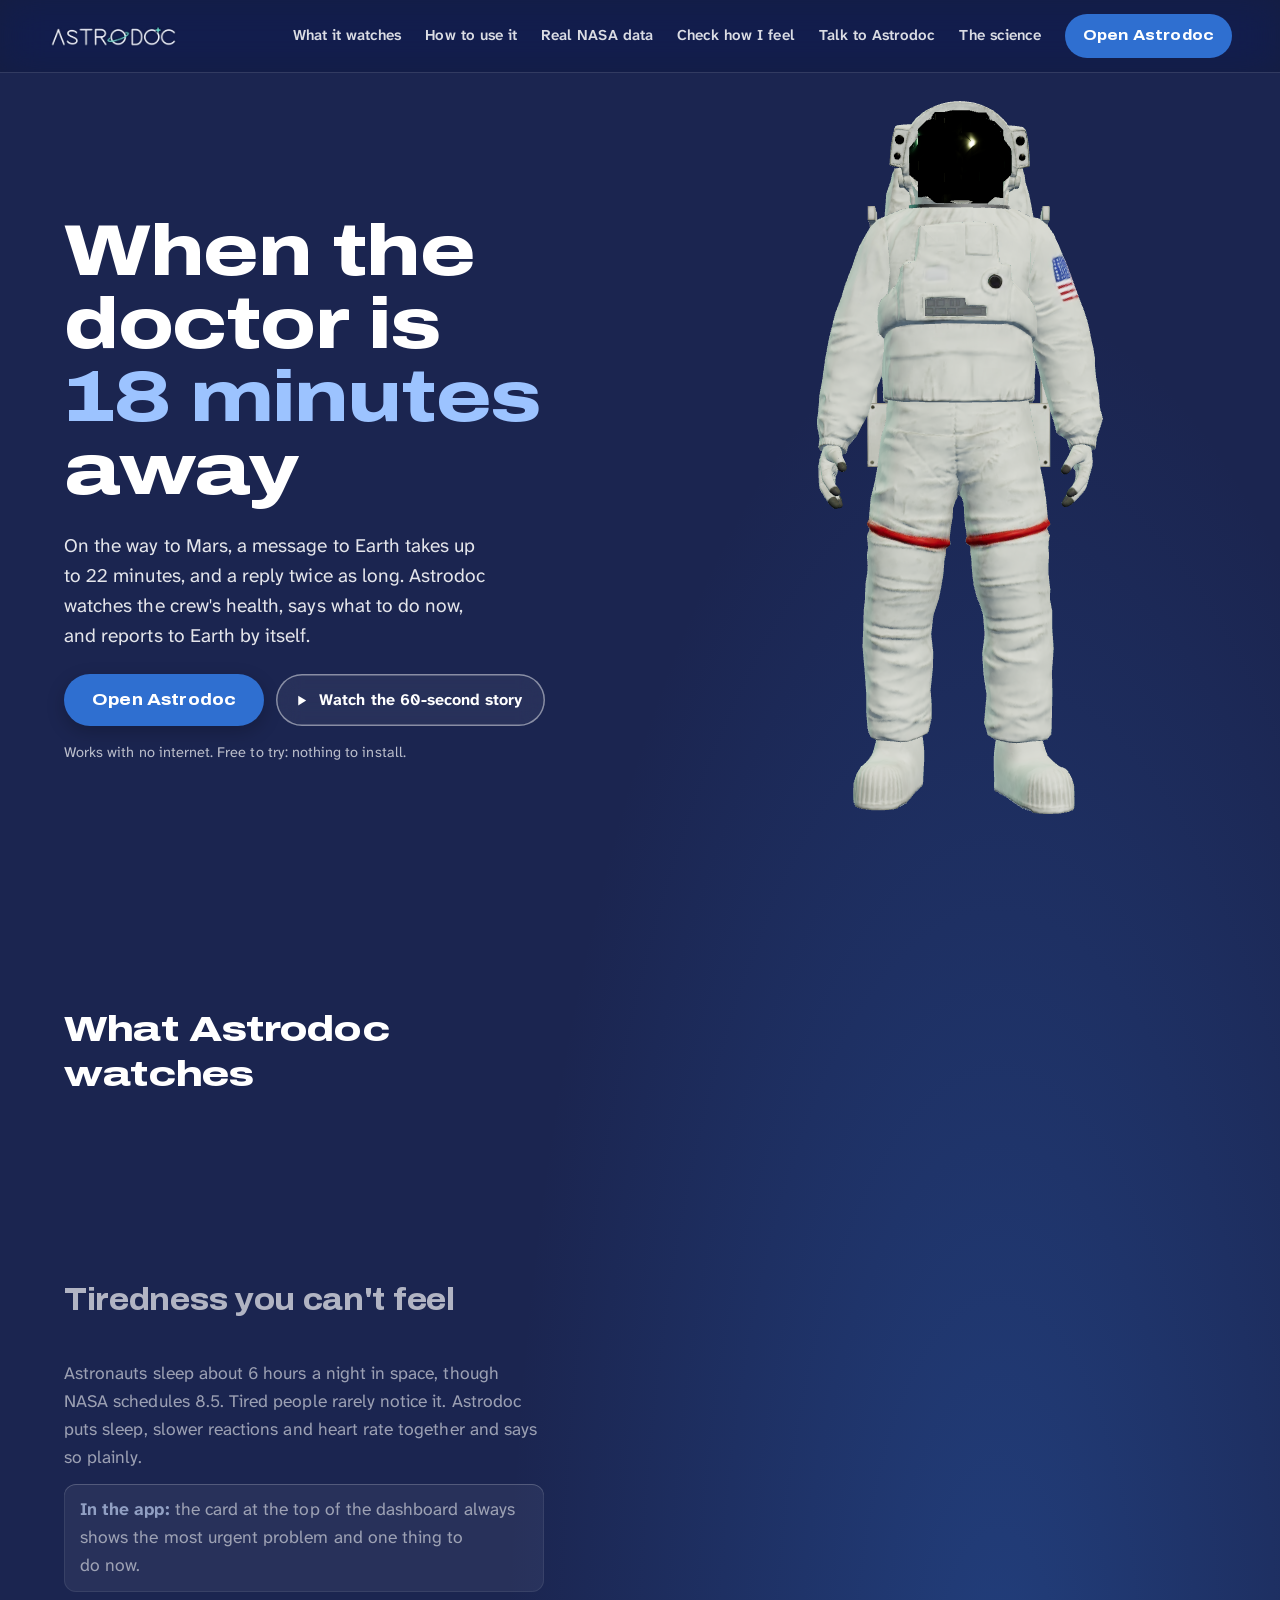
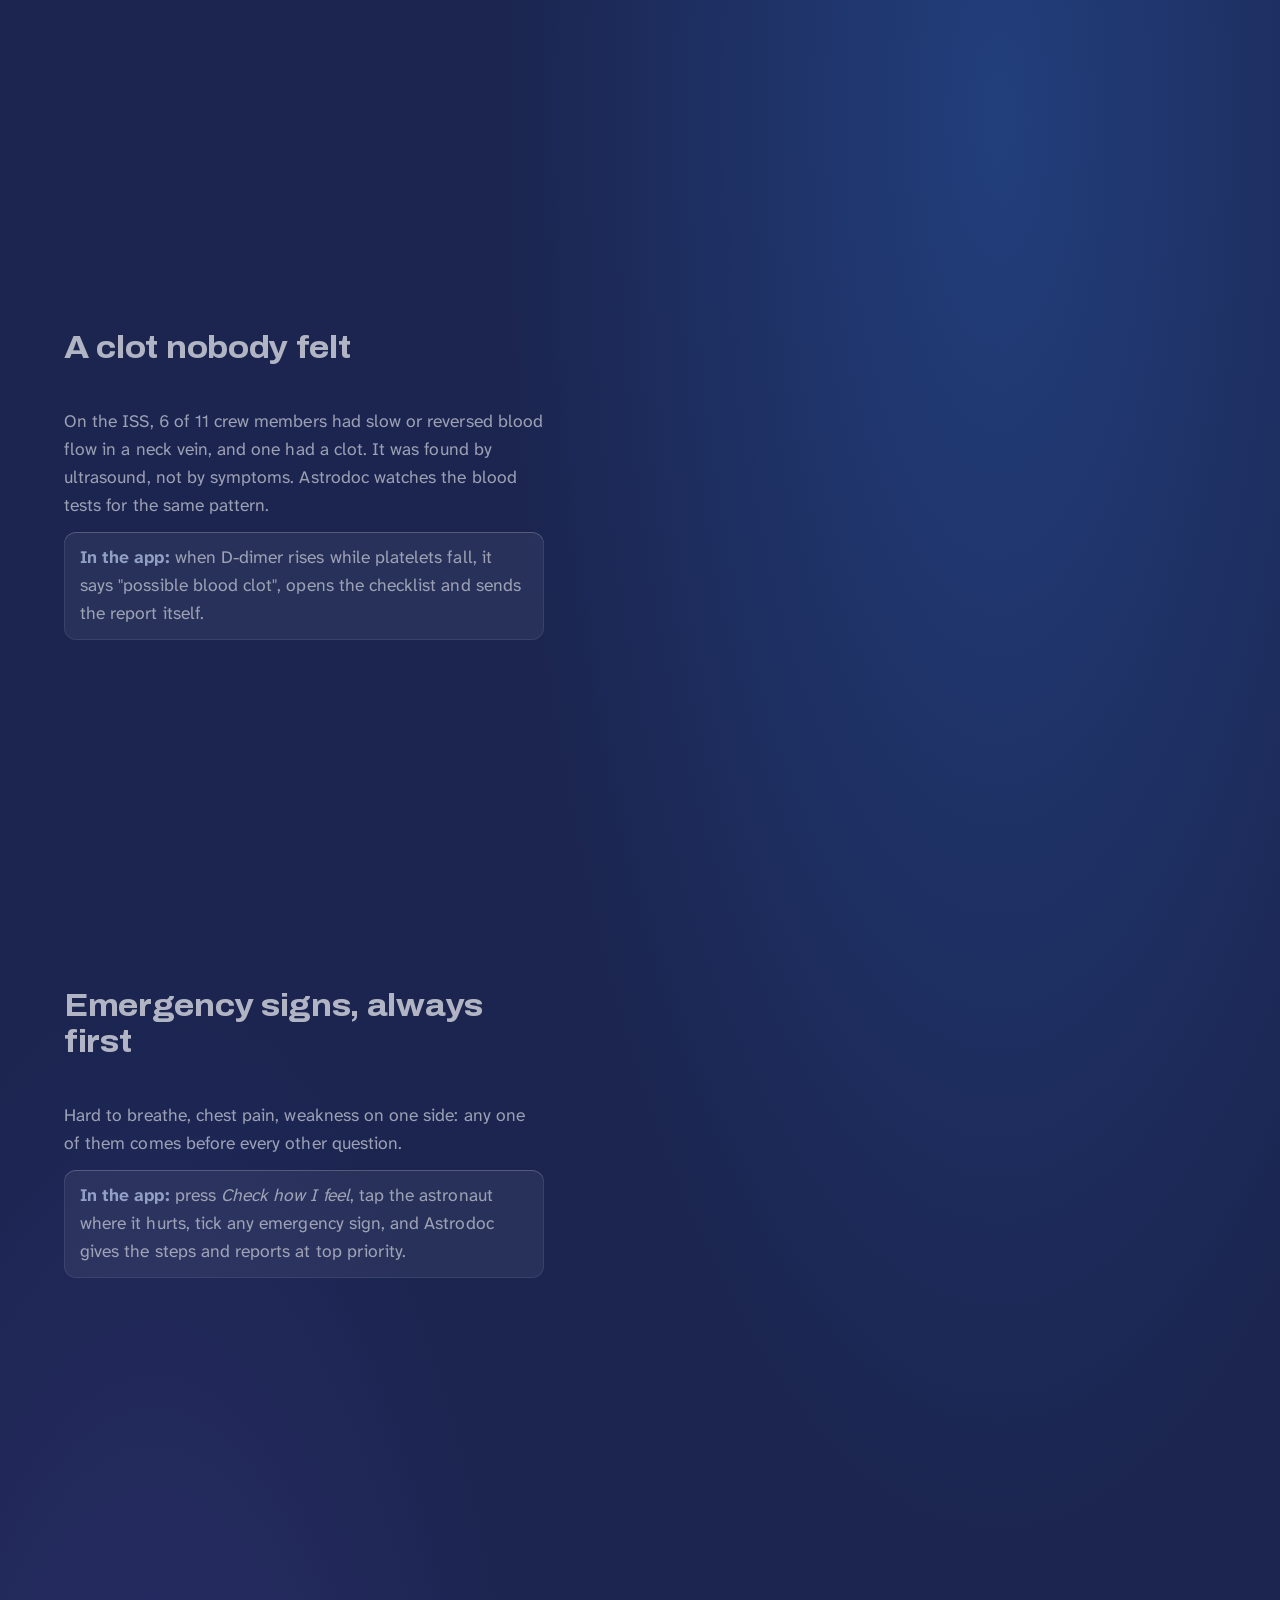
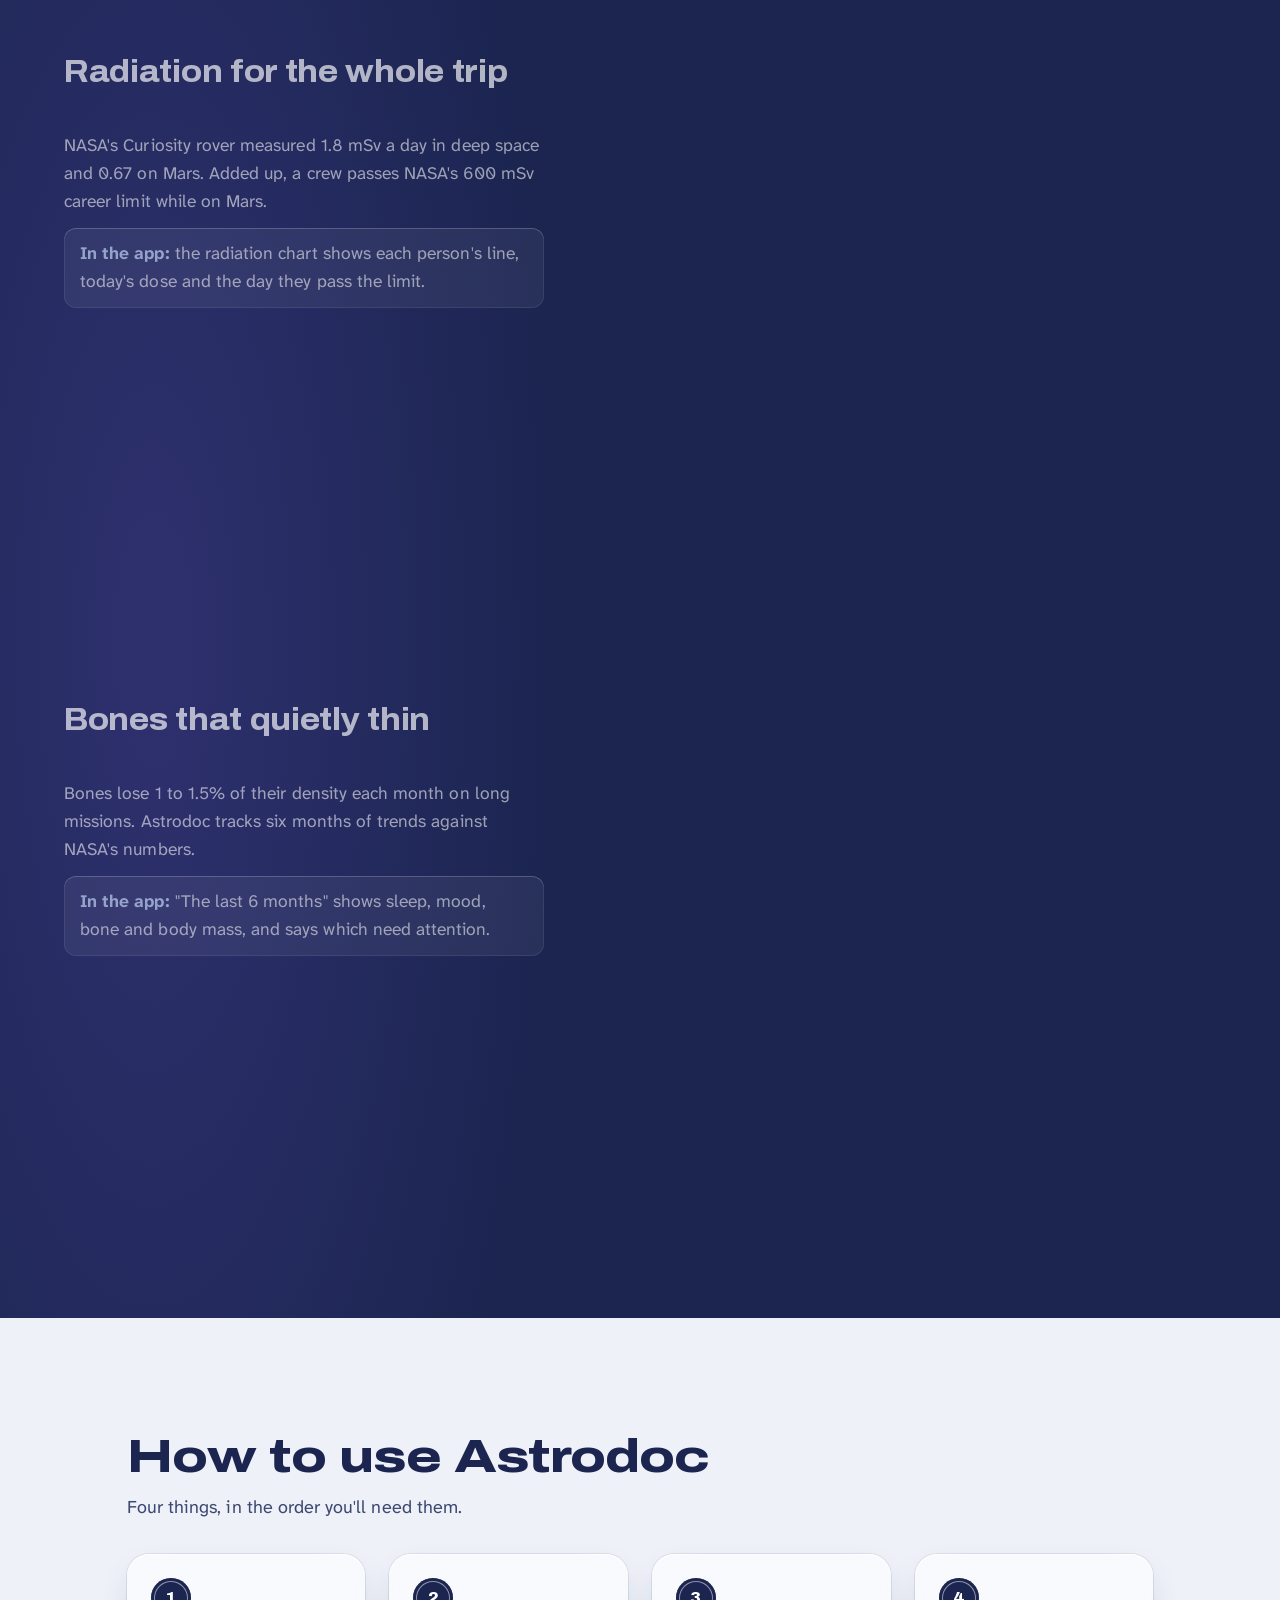
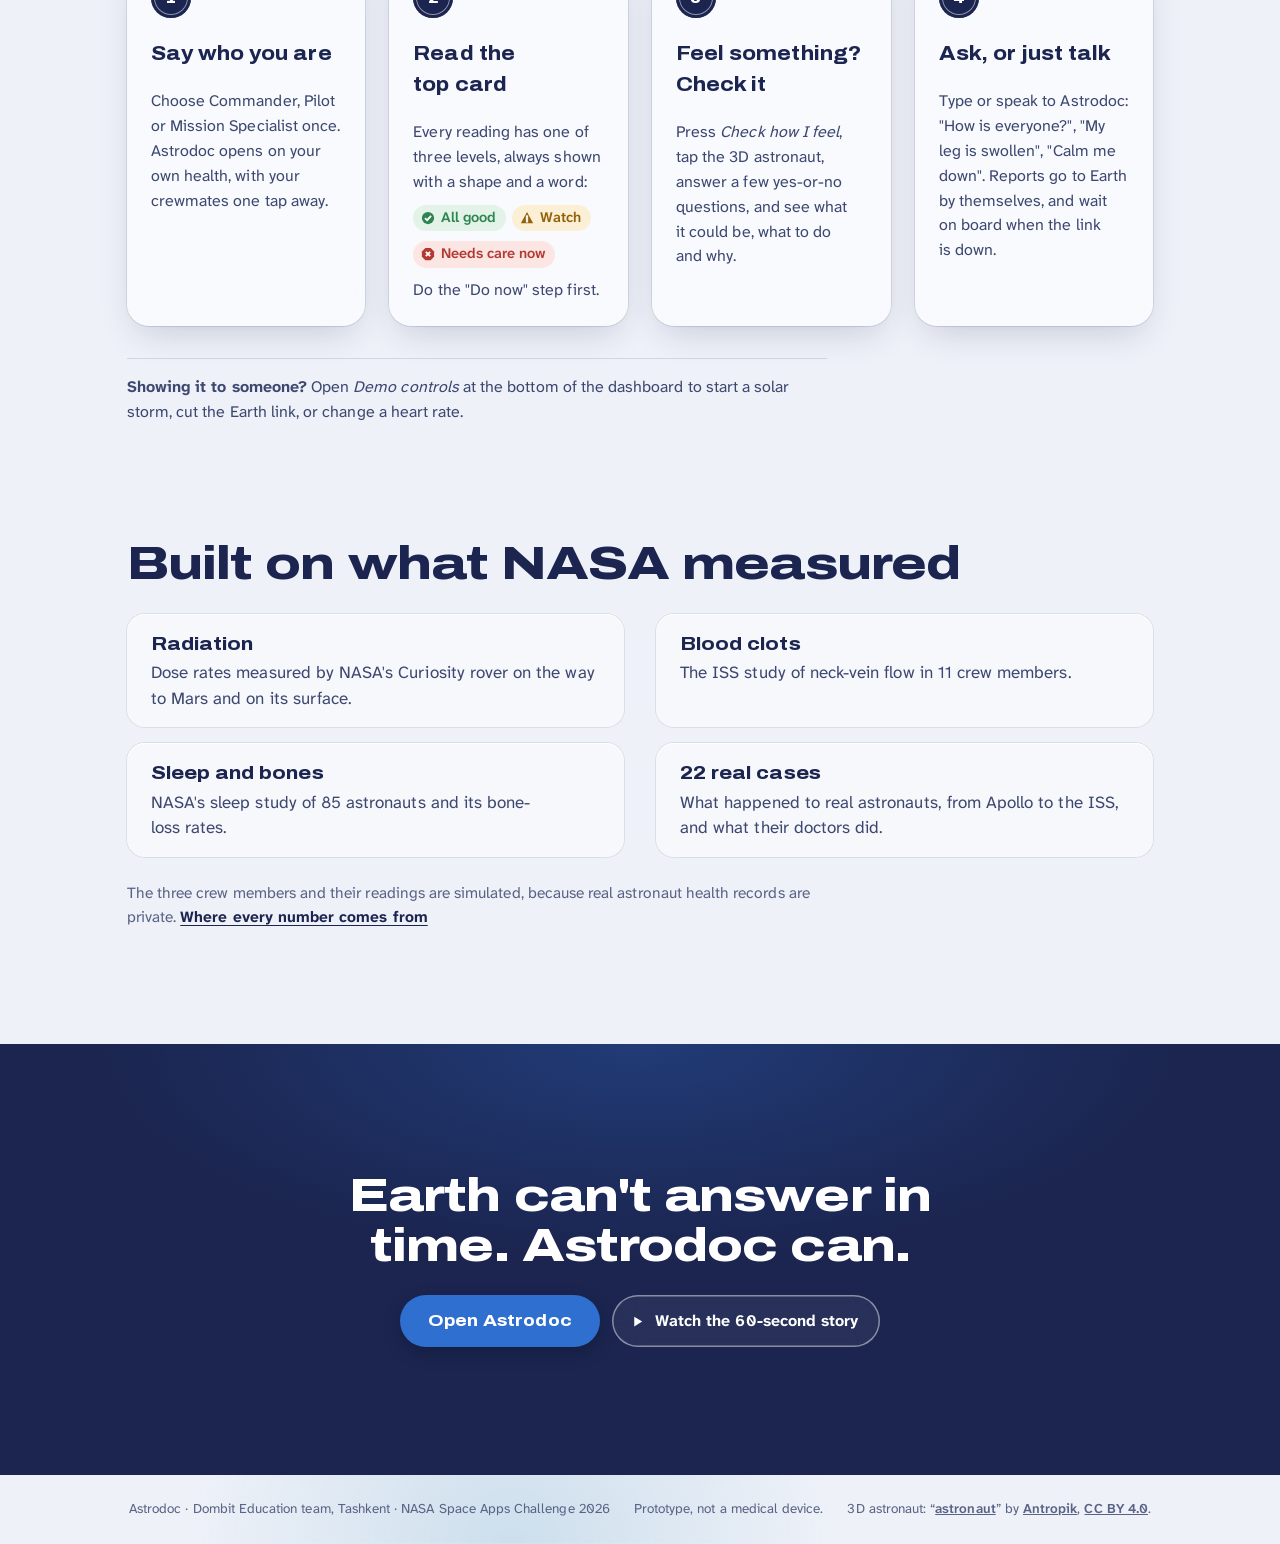
<file: index.html>
<!DOCTYPE html>
<html lang="en">
<head>
  <meta charset="UTF-8">
  <!-- First visit: the introduction comes first (landing.html). Opening the app from it marks it seen. -->
  <script>try { if (!localStorage.getItem("astrodoc-intro-seen") && !/[?&](app|story)\b/.test(location.search)) location.replace("landing.html"); } catch (e) {}</script>
  <meta name="viewport" content="width=device-width, initial-scale=1">
  <title>Astrodoc</title>
  <meta name="theme-color" content="#f3f6fa">
  <meta name="description" content="Astrodoc: simple health monitoring for astronauts far from Earth.">
  <link rel="icon" href="assets/astrodoc-favicon.png">
  <link rel="manifest" href="manifest.webmanifest">
  <link rel="apple-touch-icon" href="assets/astrodoc-icon-192.png">
  <link rel="stylesheet" href="style.css">
  <link rel="stylesheet" href="check.css">
  <link rel="stylesheet" href="type.css">
  <link rel="stylesheet" href="bodymap.css">
  <link rel="stylesheet" href="polish.css?v=r13">
  <link rel="stylesheet" href="patch.css?v=1">
  <link rel="stylesheet" href="glass.css?v=4">
</head>
<body class="choosing">

  <!-- Sidebar: pages, crew, quick questions. Built in sidebar.js -->
  <aside class="side" id="side" aria-label="Astrodoc menu"></aside>

  <!-- ===================== WELCOME: who are you? (asked once) ===================== -->
  <section class="welcome" id="welcome" aria-labelledby="welcomeTitle">
    <span class="brand">
      <img class="brand-logo" src="assets/astrodoc-logo-name.png" alt="Astrodoc">
    </span>
    <p class="welcome-what">Astrodoc keeps a Mars crew healthy when Earth is 20 minutes away: it spots problems early, says what to do now, and reports to Earth by itself.</p>
    <h1 id="welcomeTitle">Who are you?</h1>
    <p class="muted">Choose once. Astrodoc then opens on your own health, with your crewmates one tap away.</p>
    <!-- Choices are built in app.js -->
    <div class="choices" id="crewSelector"></div>
    <a class="welcome-intro" href="landing.html">What is Astrodoc? Read the introduction</a>
    <button type="button" class="welcome-story" data-story>New here? Watch the 60-second story</button>
  </section>

  <!-- ===================== HEADER ===================== -->
  <header class="top">
    <a class="brand" href="index.html">
      <img class="brand-logo" src="assets/astrodoc-logo-name.png" alt="Astrodoc">
    </a>
    <!-- Mission line is built in app.js -->
    <div class="mission" id="missionStrip"></div>
    <!-- The companion lives on its own page -->
    <a class="check-link" href="check.html">Check how I feel</a>
    <a class="talk-link" href="chat.html">
      <svg class="mini-face" viewBox="0 0 64 48" aria-hidden="true">
        <ellipse cx="32" cy="25" rx="30" ry="23" fill="#5be1c8" opacity=".22"/>
        <path d="M15 11 Q19.5 8 24 10M40 10 Q44.5 8 49 11" fill="none" stroke="#2a3160" stroke-width="2" stroke-linecap="round"/>
        <g class="mini-eye"><ellipse cx="20" cy="21" rx="5.6" ry="7" fill="#2a3160"/><circle cx="22" cy="18.5" r="2" fill="#fff"/></g>
        <g class="mini-eye"><ellipse cx="44" cy="21" rx="5.6" ry="7" fill="#2a3160"/><circle cx="46" cy="18.5" r="2" fill="#fff"/></g>
        <ellipse cx="11" cy="31" rx="4" ry="2.2" fill="#ff9fb9" opacity=".6"/><ellipse cx="53" cy="31" rx="4" ry="2.2" fill="#ff9fb9" opacity=".6"/>
        <path d="M28.5 32 Q32 35.5 35.5 32" fill="none" stroke="#2a3160" stroke-width="2" stroke-linecap="round"/>
      </svg>
      Talk to Astrodoc
    </a>
    <button class="emergency-btn" id="emergencyBtn">Emergency</button>
  </header>

  <main class="page">
    <div class="main-col">
      <!-- Mission view: drawn from the mission data (mission.js) -->
      <section class="mission-view" id="missionHero" aria-label="Mission"></section>

      <!-- First-visit guide: three things to know (mission.js) -->
      <section class="card guide-card" id="guideCard" aria-labelledby="guideTitle" hidden></section>

      <!-- You and your crewmates: one tap to switch. Built in app.js -->
      <nav class="crew-strip" id="crewStrip" aria-label="You and your crewmates"></nav>

      <!-- Emergency: confirm / active banner, built in app.js -->
      <section class="emergency-box" id="emergencyBox" hidden></section>

      <!-- ===================== 1. STATUS ===================== -->
      <section class="card status-card">
        <div id="statusCard"></div>
        <div class="status-foot">
          <button class="soft-btn" id="reportBtn">Send report to Earth</button>
          <span class="muted small" id="reportNote"></span>
          <a class="text-btn see-report" href="report.html">See the report Earth receives</a>
        </div>
      </section>

      <!-- ===================== 2. FOUR READINGS ===================== -->
      <section class="vitals" id="vitals" aria-label="Readings"></section>

      <!-- ===================== THE LAST 6 MONTHS: trends + analysis (history.js, real NASA rates) ===================== -->
      <section class="card history-card" id="historyCard" aria-labelledby="historyTitle"></section>

      <!-- ===================== BODY MAP (3D) — built in bodymap.js ===================== -->
      <section class="card bodymap" id="bodyMap" aria-labelledby="bmTitle"></section>

      <!-- ===================== RADIATION over the whole mission (dose.js, real NASA data) ===================== -->
      <section class="card dose-card" id="doseCard" aria-labelledby="doseTitle"></section>

      <!-- ===================== 3. YOUR DAY: mood + sleep, water, exercise ===================== -->
      <section class="card today" id="today" aria-labelledby="todayTitle">
        <h2 id="todayTitle">Today</h2>
        <p class="today-note mate-only" id="mateNote"></p>
        <!-- Your mood: five moons (mood.js) -->
        <div class="mood-sec self-only" id="moodCard"></div>
        <div class="today-grid">
          <label class="field self-only">
            <span>Sleep last night</span>
            <span class="input-unit"><input type="number" id="ciSleep" min="0" max="14" step="0.1" inputmode="decimal"><em>h</em></span>
          </label>
          <div class="field mate-only">
            <span id="moodMateLabel">Their mood, as you see it</span>
            <div class="scale" id="moodMate" role="group" aria-labelledby="moodMateLabel"></div>
            <span class="scale-ends" aria-hidden="true"><span>1 low</span><span>5 great</span></span>
          </div>
          <div class="field self-only">
            <span>Water today</span>
            <div class="counter"><button id="waterMinus" aria-label="One glass less">−</button><b id="waterCount"></b><button id="waterPlus" aria-label="One glass more">+</button></div>
          </div>
          <div class="field self-only">
            <span>Exercise this week</span>
            <div class="counter"><button id="exMinus" aria-label="One session less">−</button><b id="exCount"></b><button id="exPlus" aria-label="One session more">+</button></div>
          </div>
        </div>
      </section>

      <!-- Demo controls (for the presentation) -->
      <details class="demo">
        <summary>Demo controls</summary>
        <div class="demo-grid">
          <label>Solar activity (70+ = storm)<input type="range" id="solarSlider" min="0" max="100"></label>
          <label>Location<select id="locationSelect"></select></label>
          <label class="demo-check"><input type="checkbox" id="linkDown"> Earth link down (solar conjunction)</label>
          <label>Heart rate (bpm)<input type="number" id="simHr" value="96"></label>
          <label>Temperature (°C)<input type="number" id="simTemp" value="36.8" step="0.1"></label>
          <button class="soft-btn" id="simApply">Send reading</button>
          <button class="soft-btn" id="resetDemo">Reset demo data</button>
        </div>
      </details>
    </div>

  </main>

  <footer class="foot">
    <span>Astrodoc · Dombit Education · NASA Space Apps Challenge 2026</span>
    <span>Prototype, not a medical device. Crew readings are simulated; radiation rates and astronaut cases are real NASA data. <a href="science.html">Where the numbers come from</a></span>
    <span class="foot-links"><a href="landing.html">About Astrodoc</a> · <a href="#guideCard" data-show-guide>How to use Astrodoc</a> · <button class="text-btn small" id="changeUser">Change user</button></span>
  </footer>

  <script src="core.js?v=r11"></script>
  <script src="sidebar.js?v=patch1"></script>
  <script src="mood.js?v=r8"></script>
  <script src="dose.js?v=r8"></script>
  <script src="history.js?v=r14"></script>
  <script src="app.js?v=r9"></script>
  <script src="assets/js/body3d.js" defer></script>
  <script src="bodymap.js?v=r8" defer></script>
  <script src="mission.js?v=r12" defer></script>
  <script src="story.js?v=r14" defer></script>
  <script src="glass.js?v=3" defer></script>
</body>
</html>
</file>
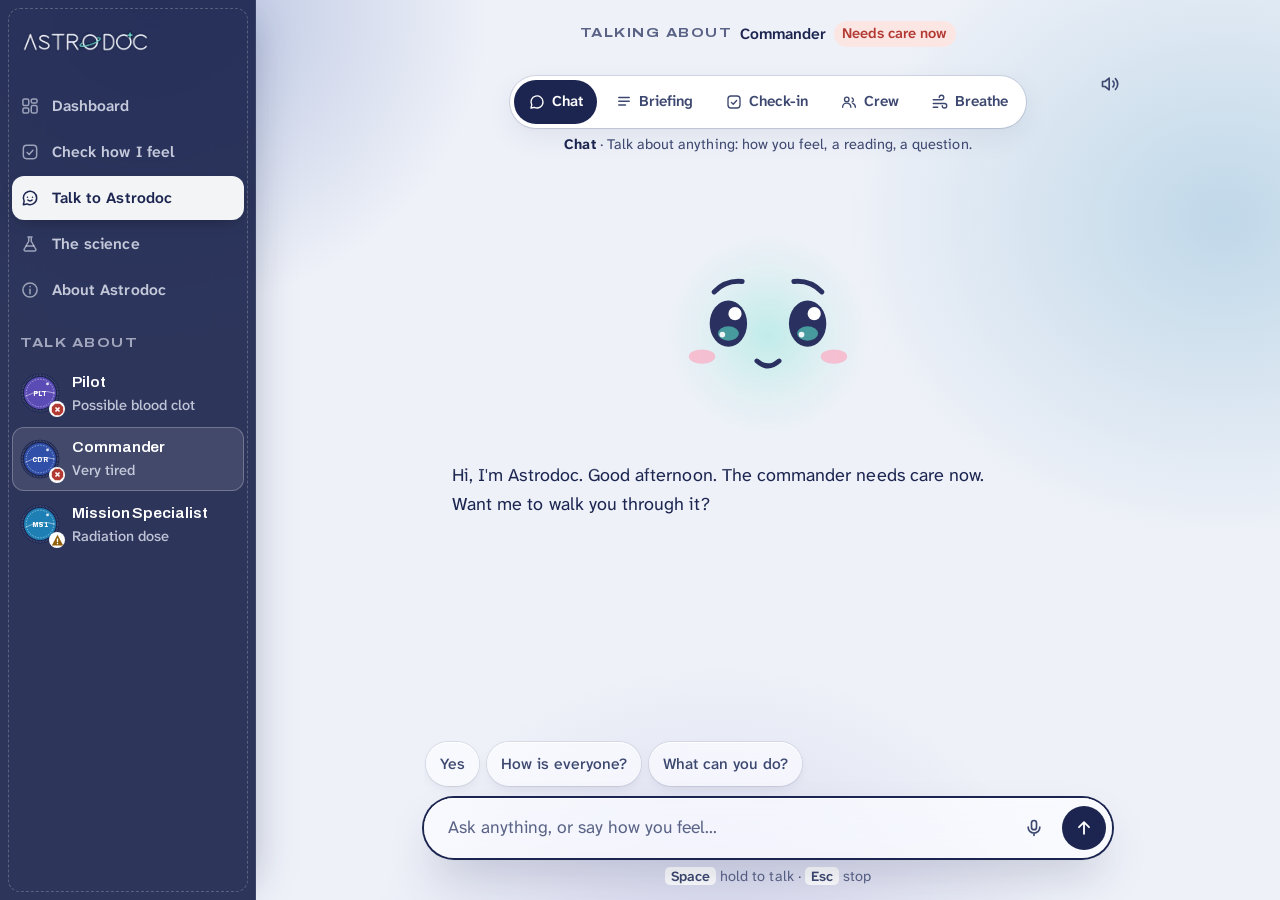
<file: chat.html>
<!DOCTYPE html>
<html lang="en">
<head>
  <meta charset="UTF-8">
  <meta name="viewport" content="width=device-width, initial-scale=1, interactive-widget=resizes-content">
  <title>Talk to Astrodoc</title>
  <meta name="theme-color" content="#f3f6fa">
  <meta name="description" content="Talk to Astrodoc, the crew's health companion.">
  <link rel="icon" href="assets/astrodoc-favicon.png">
  <link rel="manifest" href="manifest.webmanifest">
  <link rel="apple-touch-icon" href="assets/astrodoc-icon-192.png">
  <link rel="stylesheet" href="style.css?v=voice3">
  <link rel="stylesheet" href="type.css">
  <link rel="stylesheet" href="modes.css">
  <link rel="stylesheet" href="polish.css?v=r13">
  <link rel="stylesheet" href="patch.css?v=1">
  <link rel="stylesheet" href="glass.css?v=4">
</head>
<body class="chat-page">

  <!-- Sidebar: pages, crew, quick questions. Built in sidebar.js -->
  <aside class="side" id="side" aria-label="Astrodoc menu"></aside>

  <!-- ===================== TOP: back · who we talk about · sound ===================== -->
  <header class="c-top">
    <a class="c-back" href="index.html" aria-label="Back to the dashboard">
      <svg viewBox="0 0 24 24" fill="none" stroke="currentColor" stroke-width="2" stroke-linecap="round" stroke-linejoin="round" aria-hidden="true"><path d="M15 6l-6 6 6 6"/></svg>
      <span>Dashboard</span>
    </a>

    <button class="c-about" id="aboutBtn" popovertarget="crewMenu" aria-haspopup="true">
      <span class="c-about-label">Talking about</span>
      <span id="aboutName"></span>
      <svg viewBox="0 0 24 24" fill="none" stroke="currentColor" stroke-width="2" stroke-linecap="round" aria-hidden="true"><path d="M7 10l5 5 5-5"/></svg>
    </button>
    <div class="c-menu" id="crewMenu" popover aria-label="Choose who to talk about"></div>

    <button class="c-icon" id="muteBtn" popovertarget="voiceMenu" aria-haspopup="true" aria-label="Voice settings" title="Voice settings">
      <svg class="on" viewBox="0 0 24 24" fill="none" stroke="currentColor" stroke-width="2" stroke-linecap="round" stroke-linejoin="round" aria-hidden="true"><path d="M11 5 6 9H3v6h3l5 4z"/><path d="M15.5 8.5a5 5 0 0 1 0 7M18.5 5.5a9 9 0 0 1 0 13"/></svg>
      <svg class="off" viewBox="0 0 24 24" fill="none" stroke="currentColor" stroke-width="2" stroke-linecap="round" stroke-linejoin="round" aria-hidden="true"><path d="M11 5 6 9H3v6h3l5 4z"/><path d="M22 9l-6 6M16 9l6 6"/></svg>
    </button>
    <!-- Voice settings: who speaks, how fast -->
    <div class="c-menu c-voice" id="voiceMenu" popover aria-label="Voice settings">
      <p class="c-menu-title" id="vGenderLabel">Voice</p>
      <div class="seg" role="group" aria-labelledby="vGenderLabel">
        <button type="button" data-gender="female">Female</button>
        <button type="button" data-gender="male">Male</button>
        <button type="button" data-gender="off">Off</button>
      </div>
      <p class="c-menu-title" id="vRateLabel">Speed</p>
      <div class="seg" role="group" aria-labelledby="vRateLabel">
        <button type="button" data-rate="0.85">Slower</button>
        <button type="button" data-rate="1">Normal</button>
        <button type="button" data-rate="1.15">Faster</button>
      </div>
      <p class="c-menu-note" id="voiceNote"></p>
      <button type="button" class="soft-btn c-preview" id="voicePreview">
        <svg viewBox="0 0 24 24" fill="currentColor" aria-hidden="true"><path d="M8 5.5v13l11-6.5z"/></svg>
        Hear it
      </button>
      <!-- AI understanding: a Claude API key saved only in this browser -->
      <p class="c-menu-title" id="aiLabel">AI understanding</p>
      <form class="c-ai" id="aiForm" aria-labelledby="aiLabel">
        <input type="password" id="aiKey" placeholder="Paste Claude API key" autocomplete="off" spellcheck="false" aria-label="Claude API key">
        <button type="submit" class="soft-btn">Connect</button>
      </form>
      <p class="c-menu-note" id="aiNote"></p>
      <button type="button" class="soft-btn c-preview" id="aiOff" hidden>Disconnect AI</button>
      <!-- Natural voice: an ElevenLabs API key saved only in this browser -->
      <p class="c-menu-title" id="voiceKeyLabel">Natural voice</p>
      <form class="c-ai" id="voiceKeyForm" aria-labelledby="voiceKeyLabel">
        <input type="password" id="voiceKey" placeholder="Paste ElevenLabs API key" autocomplete="off" spellcheck="false" aria-label="ElevenLabs API key">
        <button type="submit" class="soft-btn">Connect</button>
      </form>
      <p class="c-menu-note" id="voiceKeyNote"></p>
      <button type="button" class="soft-btn c-preview" id="voiceKeyOff" hidden>Disconnect voice</button>
    </div>
  </header>

  <!-- ===================== THE COMPANION ===================== -->
  <section class="c-stage" aria-label="Astrodoc">
    <!-- Companion face: no head, floating features on a soft mint glow.
         voice.js sets: blink, listening, thinking, talking, caring, joy, in/hold/out -->
    <svg class="face" id="face" viewBox="0 0 200 170" aria-hidden="true">
      <defs>
        <radialGradient id="faceGlow">
          <stop offset="0" stop-color="#5be1c8" stop-opacity=".34"/>
          <stop offset=".6" stop-color="#5be1c8" stop-opacity=".1"/>
          <stop offset="1" stop-color="#5be1c8" stop-opacity="0"/>
        </radialGradient>
      </defs>
      <circle class="glow" cx="100" cy="86" r="92" fill="url(#faceGlow)"/>
      <g class="features">
        <path class="brow brow-l" d="M50 42 Q63 34 77 39" fill="none" stroke="#2a3160" stroke-width="4.5" stroke-linecap="round"/>
        <path class="brow brow-r" d="M123 39 Q137 34 150 42" fill="none" stroke="#2a3160" stroke-width="4.5" stroke-linecap="round"/>
        <g class="eye eye-l">
          <ellipse cx="64" cy="76" rx="17" ry="21" fill="#2a3160"/>
          <g class="pupil">
            <ellipse cx="64" cy="85" rx="9.5" ry="6.5" fill="#5be1c8" opacity=".6"/>
            <circle cx="70" cy="67" r="6" fill="#fff"/>
            <circle cx="58.5" cy="86" r="2.6" fill="#fff" opacity=".9"/>
          </g>
        </g>
        <g class="eye eye-r">
          <ellipse cx="136" cy="76" rx="17" ry="21" fill="#2a3160"/>
          <g class="pupil">
            <ellipse cx="136" cy="85" rx="9.5" ry="6.5" fill="#5be1c8" opacity=".6"/>
            <circle cx="142" cy="67" r="6" fill="#fff"/>
            <circle cx="130.5" cy="86" r="2.6" fill="#fff" opacity=".9"/>
          </g>
        </g>
        <path class="happy" d="M48 80 Q64 64 80 80" fill="none" stroke="#2a3160" stroke-width="4.5" stroke-linecap="round"/>
        <path class="happy" d="M120 80 Q136 64 152 80" fill="none" stroke="#2a3160" stroke-width="4.5" stroke-linecap="round"/>
        <ellipse class="cheek" cx="40" cy="106" rx="12" ry="6.5"/>
        <ellipse class="cheek" cx="160" cy="106" rx="12" ry="6.5"/>
        <path class="smile" d="M90 110 Q100 119 110 110" fill="none" stroke="#2a3160" stroke-width="4.5" stroke-linecap="round"/>
        <ellipse class="mouth-open" cx="100" cy="114" rx="8" ry="7" fill="#2a3160"/>
      </g>
    </svg>
    <p class="c-state" id="voiceState" aria-live="polite"></p>

    <!-- Calm mode (breathing) -->
    <p class="calm-text" id="calmText" aria-live="polite"></p>
    <button class="soft-btn calm-exit" id="calmExit">Back to chat</button>
  </section>

  <!-- ===================== CONVERSATION ===================== -->
  <main class="c-log" id="voiceLog" aria-live="off" aria-label="Conversation"></main>
  <p class="sr-only" id="srLive" aria-live="polite"></p>

  <!-- ===================== DOCK: suggestions + composer ===================== -->
  <footer class="c-dock">
    <div class="c-chips" id="chips" aria-label="Suggestions"></div>
    <form class="c-composer" id="voiceForm" autocomplete="off">
      <input id="voiceInput" type="text" placeholder="Ask anything, or say how you feel…" aria-label="Message Astrodoc" enterkeyhint="send">
      <button type="button" class="c-mic" id="micBtn" aria-label="Talk">
        <svg viewBox="0 0 24 24" fill="none" stroke="currentColor" stroke-width="2" stroke-linecap="round" aria-hidden="true"><rect x="9" y="3" width="6" height="11" rx="3"/><path d="M5 11a7 7 0 0 0 14 0M12 18v3"/></svg>
      </button>
      <button type="submit" class="c-send" id="sendBtn" aria-label="Send">
        <svg viewBox="0 0 24 24" fill="none" stroke="currentColor" stroke-width="2.2" stroke-linecap="round" stroke-linejoin="round" aria-hidden="true"><path d="M12 19V5M6 11l6-6 6 6"/></svg>
      </button>
    </form>
    <p class="c-hint" id="hint"><kbd>Space</kbd> hold to talk · <kbd>Esc</kbd> stop</p>
  </footer>

  <script src="core.js?v=r11"></script>
  <script src="sidebar.js?v=patch1"></script>
  <script src="data/space-medicine-cases.js?v=2"></script>
  <script src="voice.js?v=r14"></script>
  <script src="modes.js?v=r13"></script>
  <script src="glass.js?v=3" defer></script>
</body>
</html>
</file>
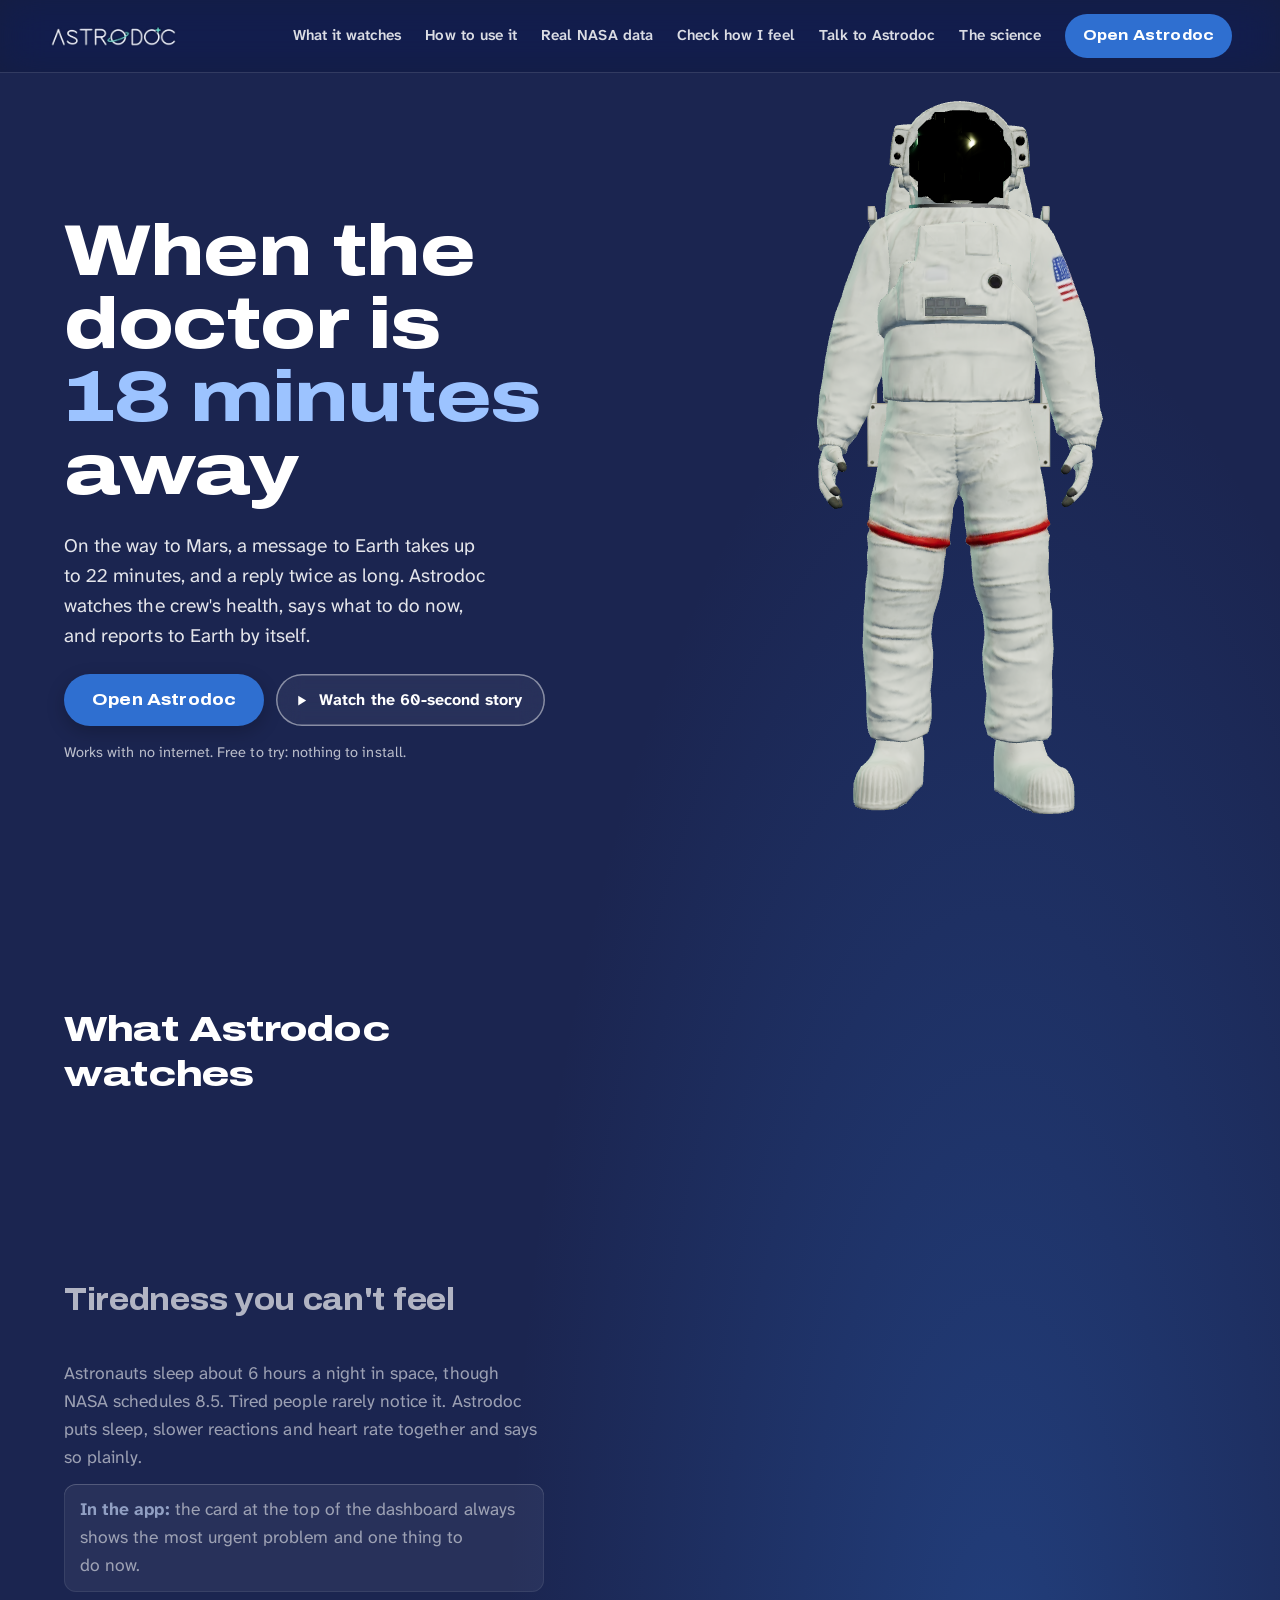
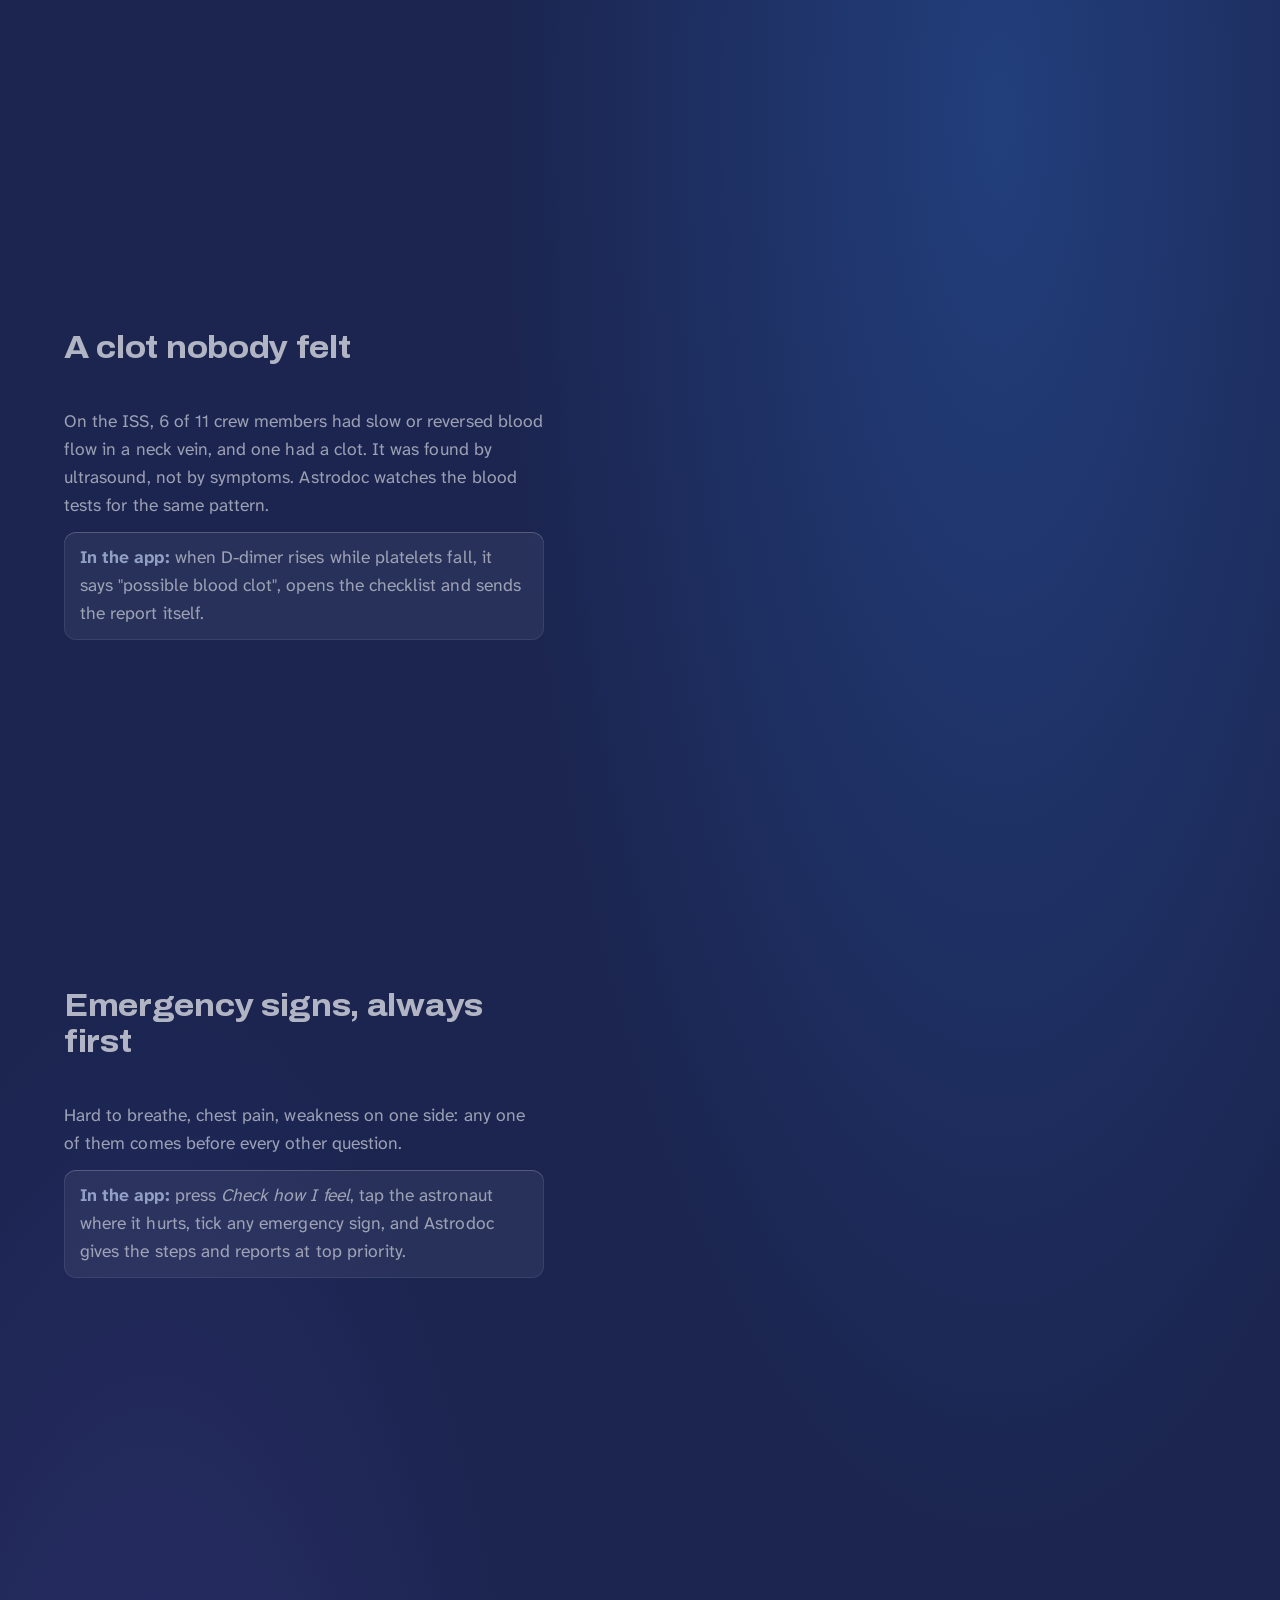
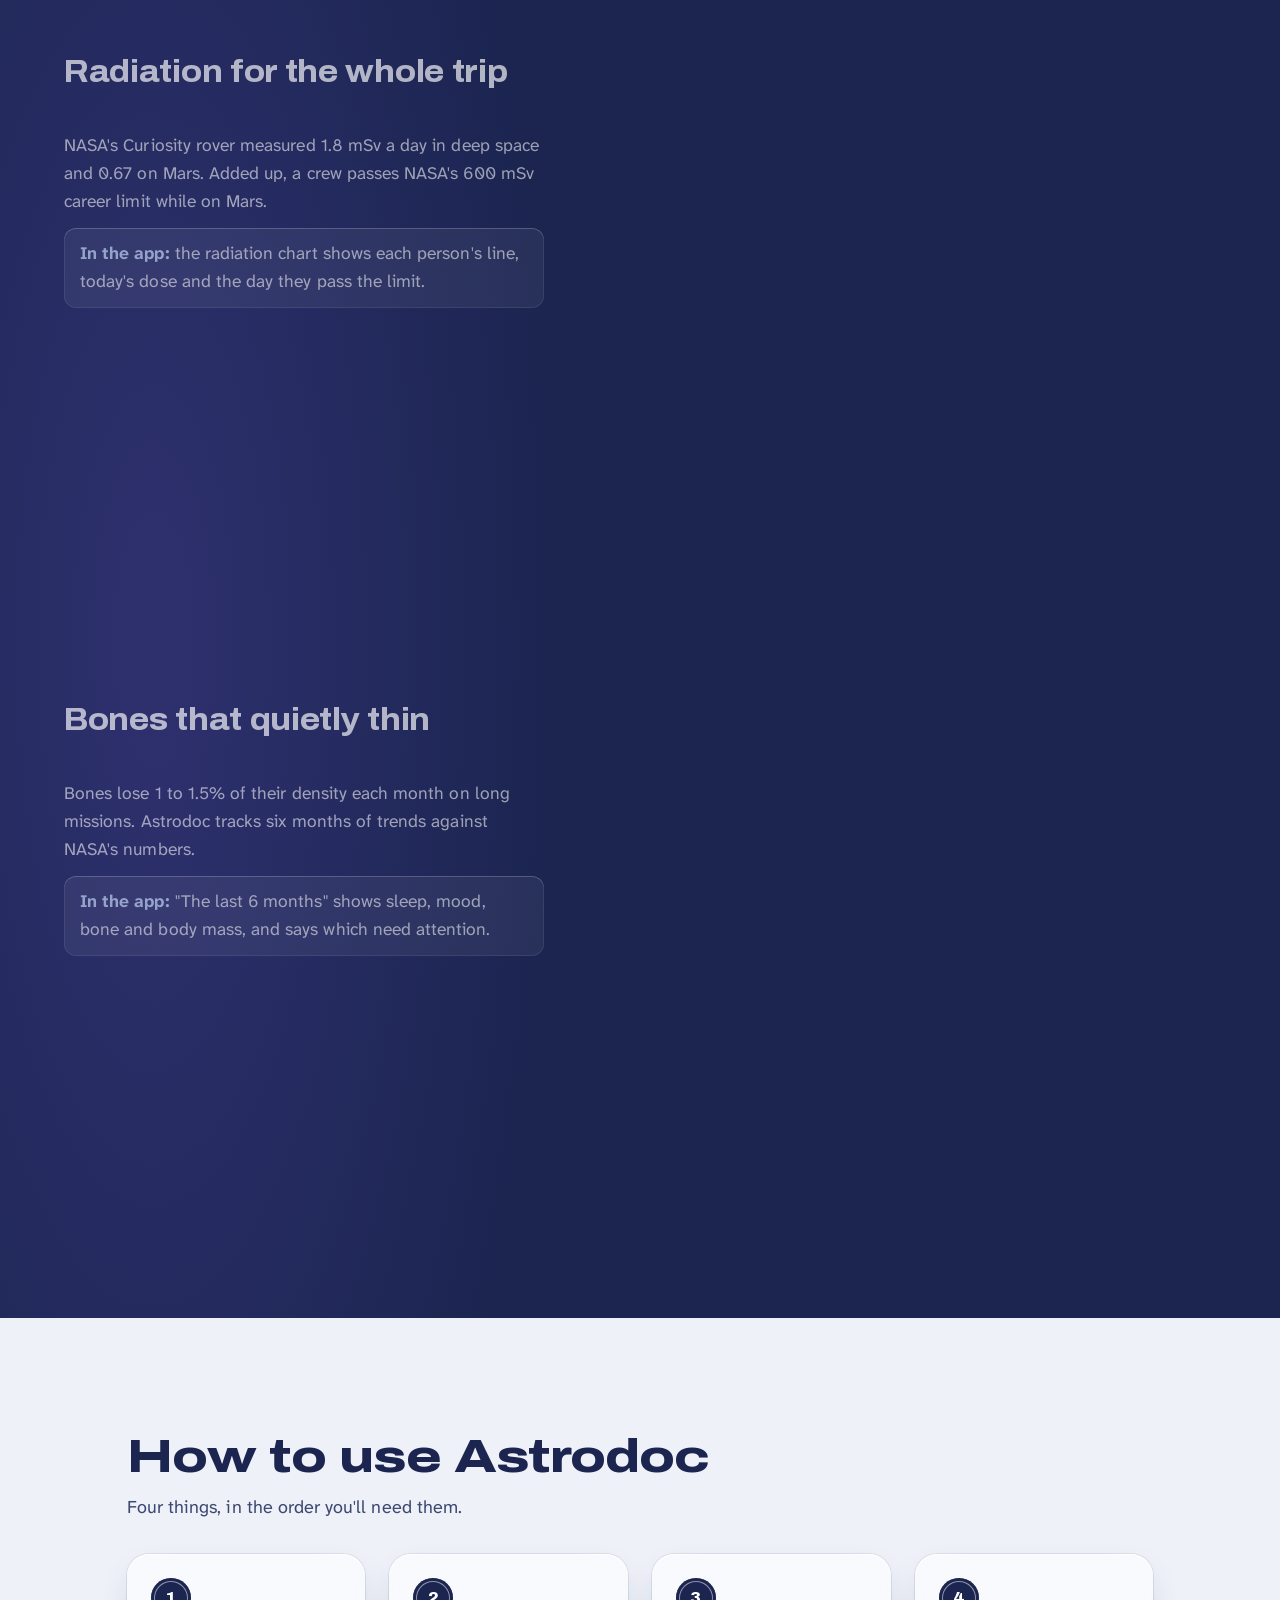
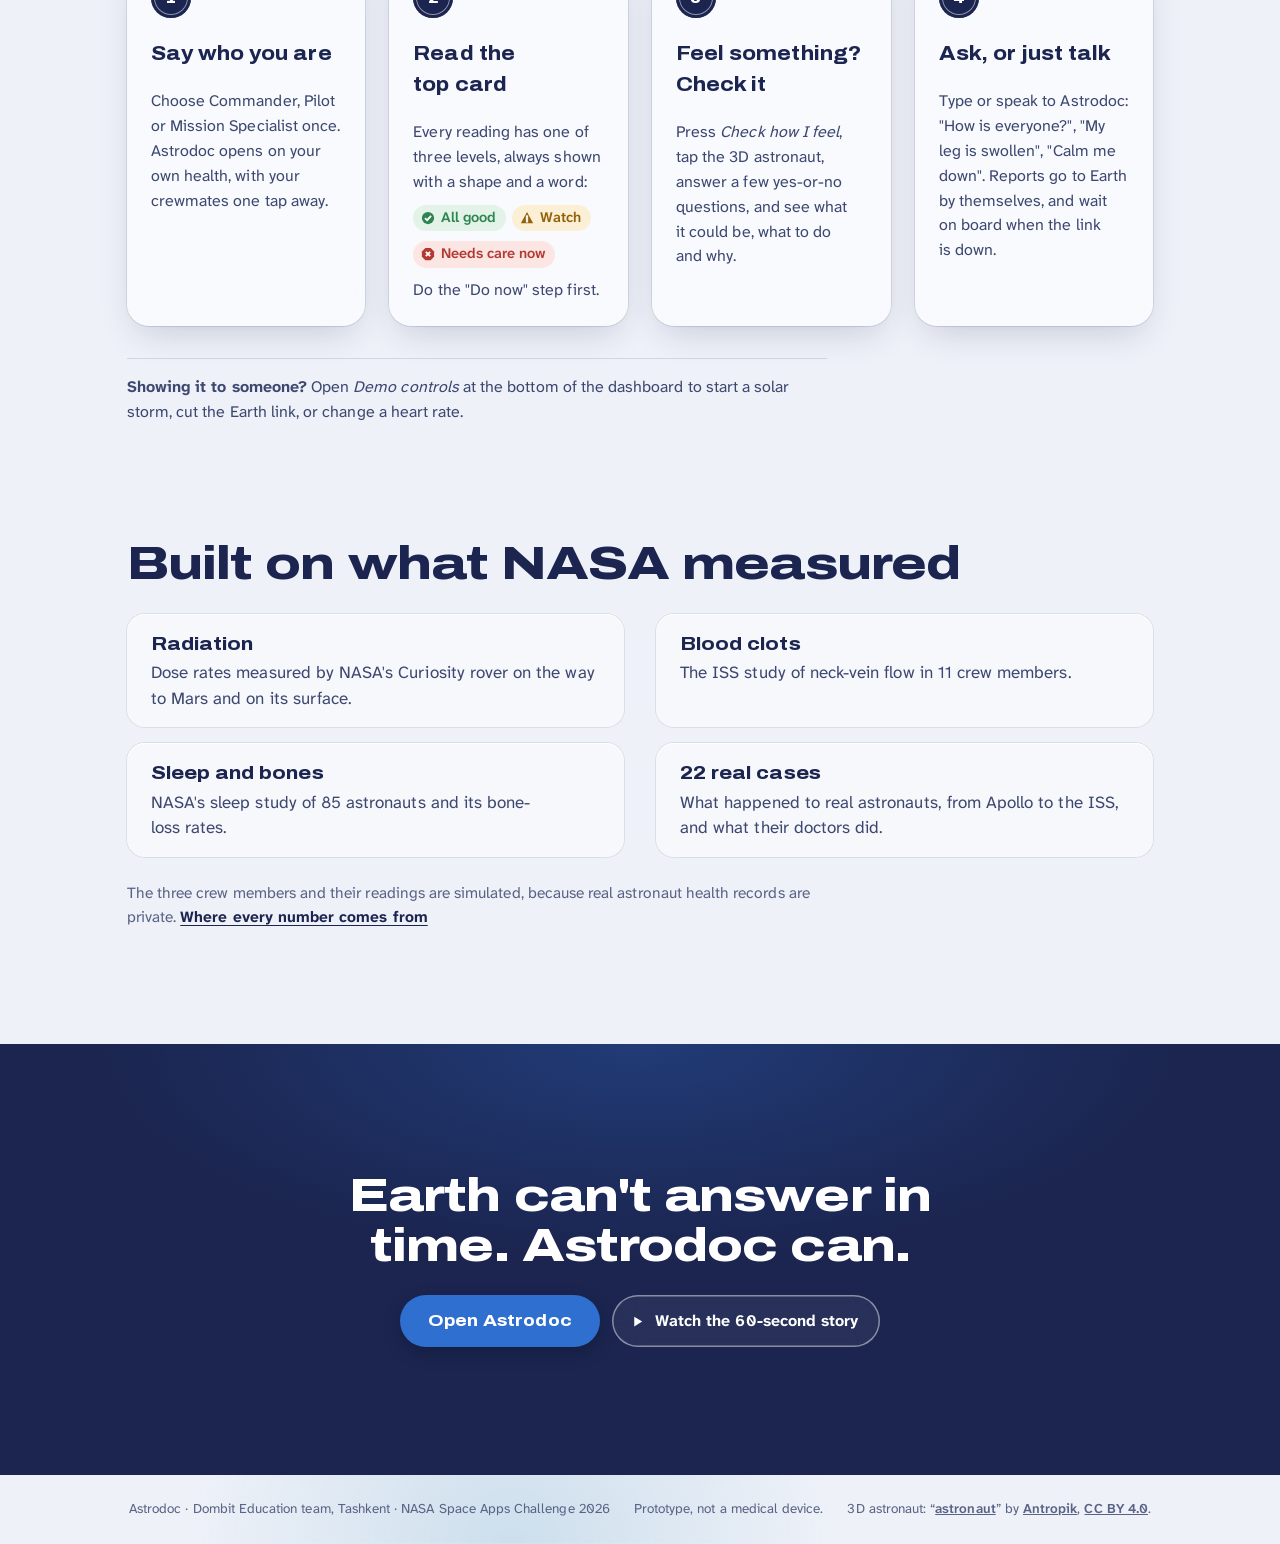
<file: check.html>
<!DOCTYPE html>
<html lang="en">
<head>
  <meta charset="UTF-8">
  <meta name="viewport" content="width=device-width, initial-scale=1">
  <title>Check how I feel · Astrodoc</title>
  <meta name="theme-color" content="#0c1438">
  <link rel="icon" href="assets/astrodoc-favicon.png">
  <link rel="manifest" href="manifest.webmanifest">
  <link rel="apple-touch-icon" href="assets/astrodoc-icon-192.png">
  <link rel="stylesheet" href="style.css">
  <link rel="stylesheet" href="check.css">
  <link rel="stylesheet" href="type.css">
  <link rel="stylesheet" href="polish.css?v=r13">
  <link rel="stylesheet" href="patch.css?v=1">
  <link rel="stylesheet" href="glass.css?v=4">
</head>
<body class="check-page">

  <header class="k-top">
    <a class="brand" href="index.html">
      <img class="brand-logo" src="assets/astrodoc-logo-name.png" alt="Astrodoc">
    </a>
    <!-- Progress: which step, and how far along -->
    <div class="k-progress" aria-hidden="true"><span id="progressBar"></span></div>
    <a class="k-exit" href="index.html">Exit check</a>
  </header>

  <main class="k-main">
    <p class="k-step" id="stepLabel" aria-live="polite"></p>
    <!-- Each step is drawn here by check.js -->
    <section id="stage" class="k-stage" tabindex="-1"></section>
  </main>

  <footer class="foot">
    <span>A first indication, not a diagnosis. The medical team must confirm the rules.</span>
    <span>Prototype, not a medical device. <a href="science.html">Where the numbers come from</a> · <a href="landing.html">About Astrodoc</a></span>
    <span>3D astronaut: “<a href="https://sketchfab.com/3d-models/astronaut-482bf87662fd4b378bcb3a2931d59ca3">astronaut</a>” by <a href="https://sketchfab.com/Antropik">Antropik</a>, <a href="http://creativecommons.org/licenses/by/4.0/">CC BY 4.0</a>, made smaller for the web.</span>
  </footer>

  <script src="core.js?v=r11"></script>
  <script src="assets/js/body3d.js"></script>
  <script src="mood.js?v=r8"></script>
  <script src="check.js?v=r9"></script>
  <script src="story.js?v=r14"></script>
  <script src="glass.js?v=3" defer></script>
</body>
</html>
</file>
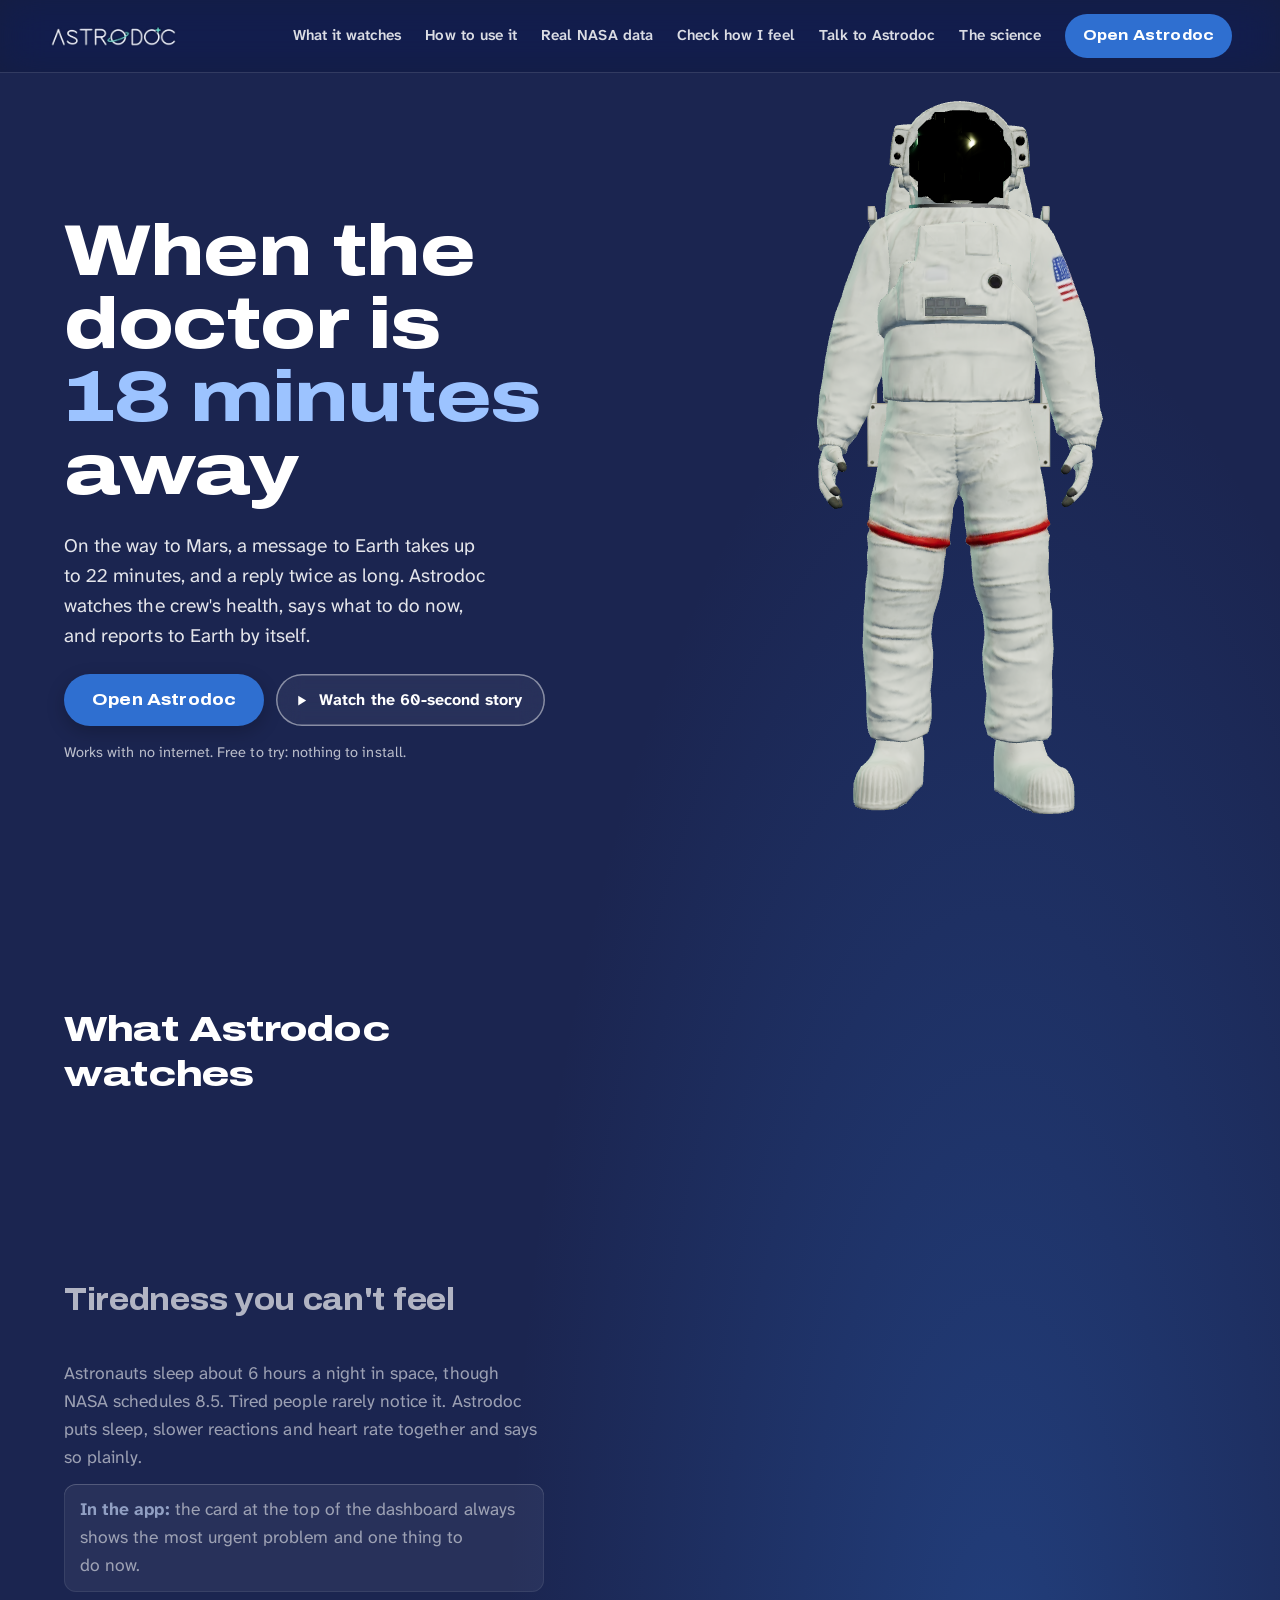
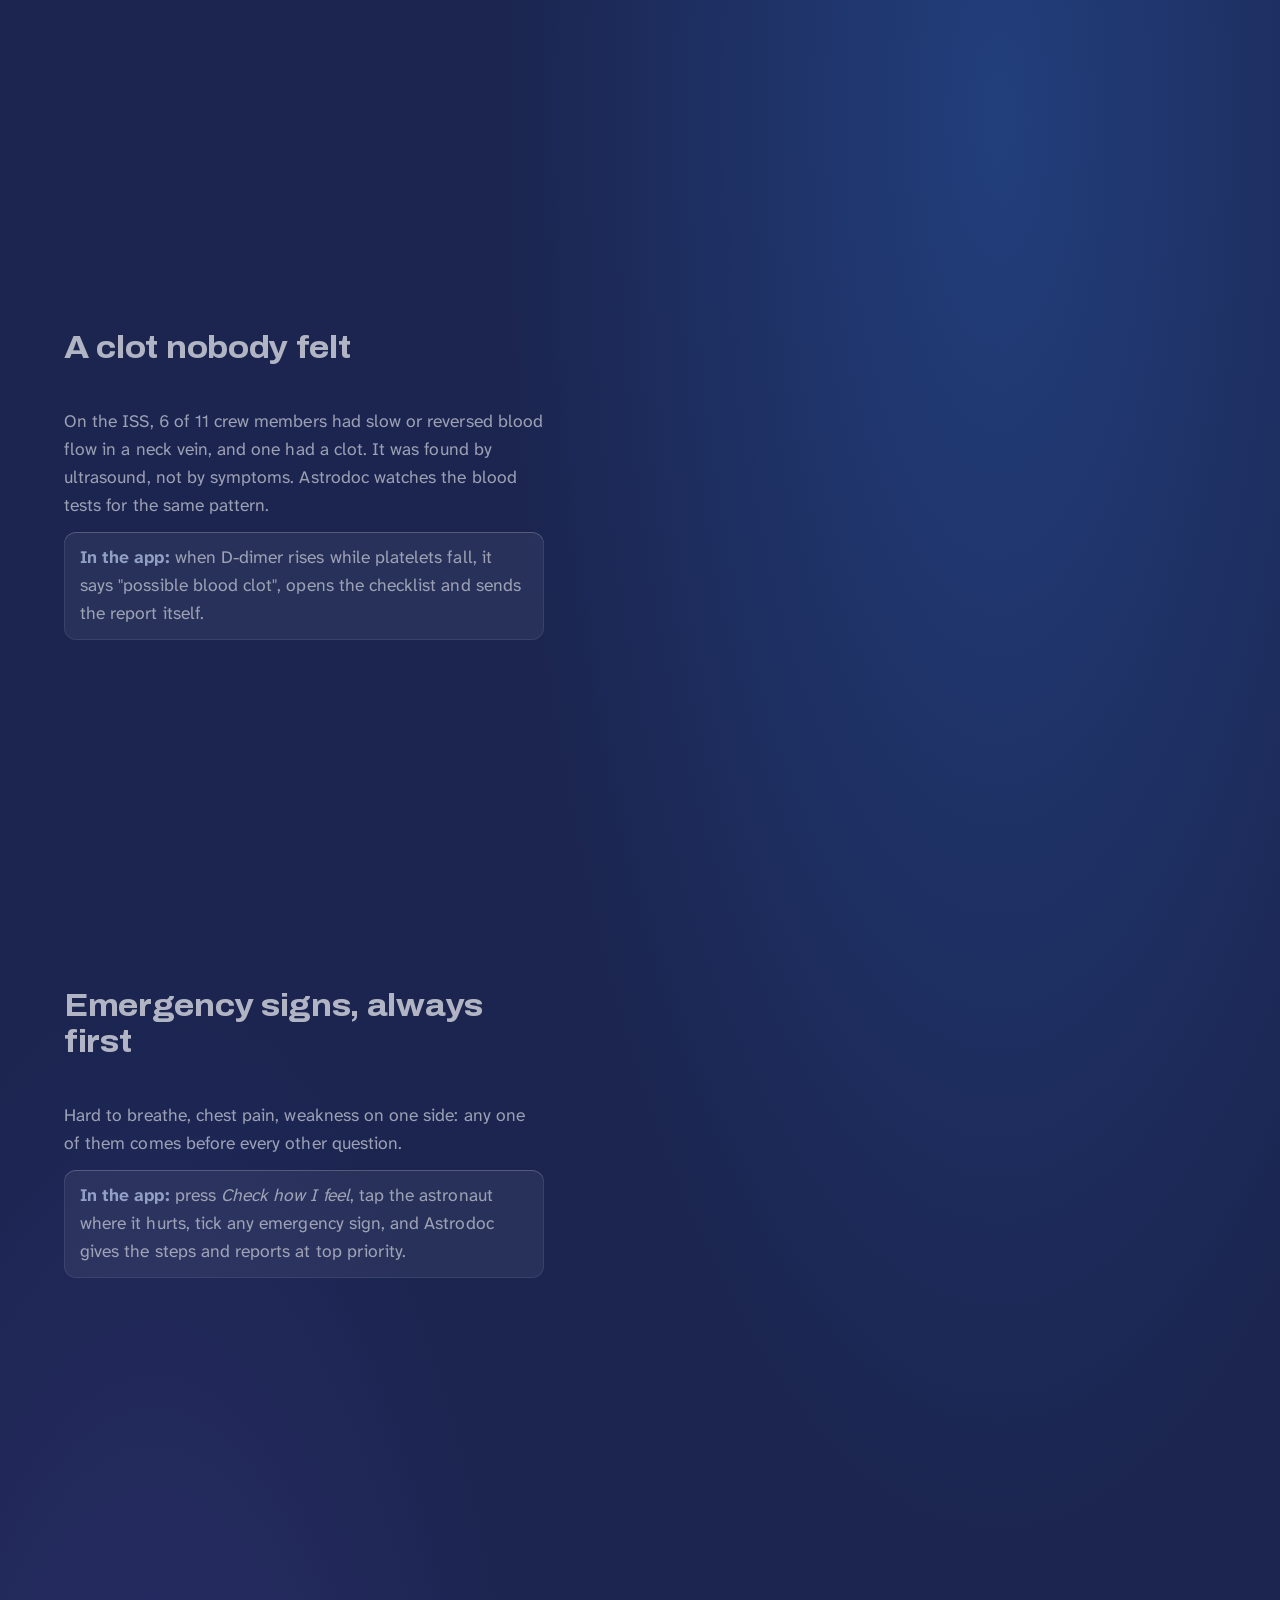
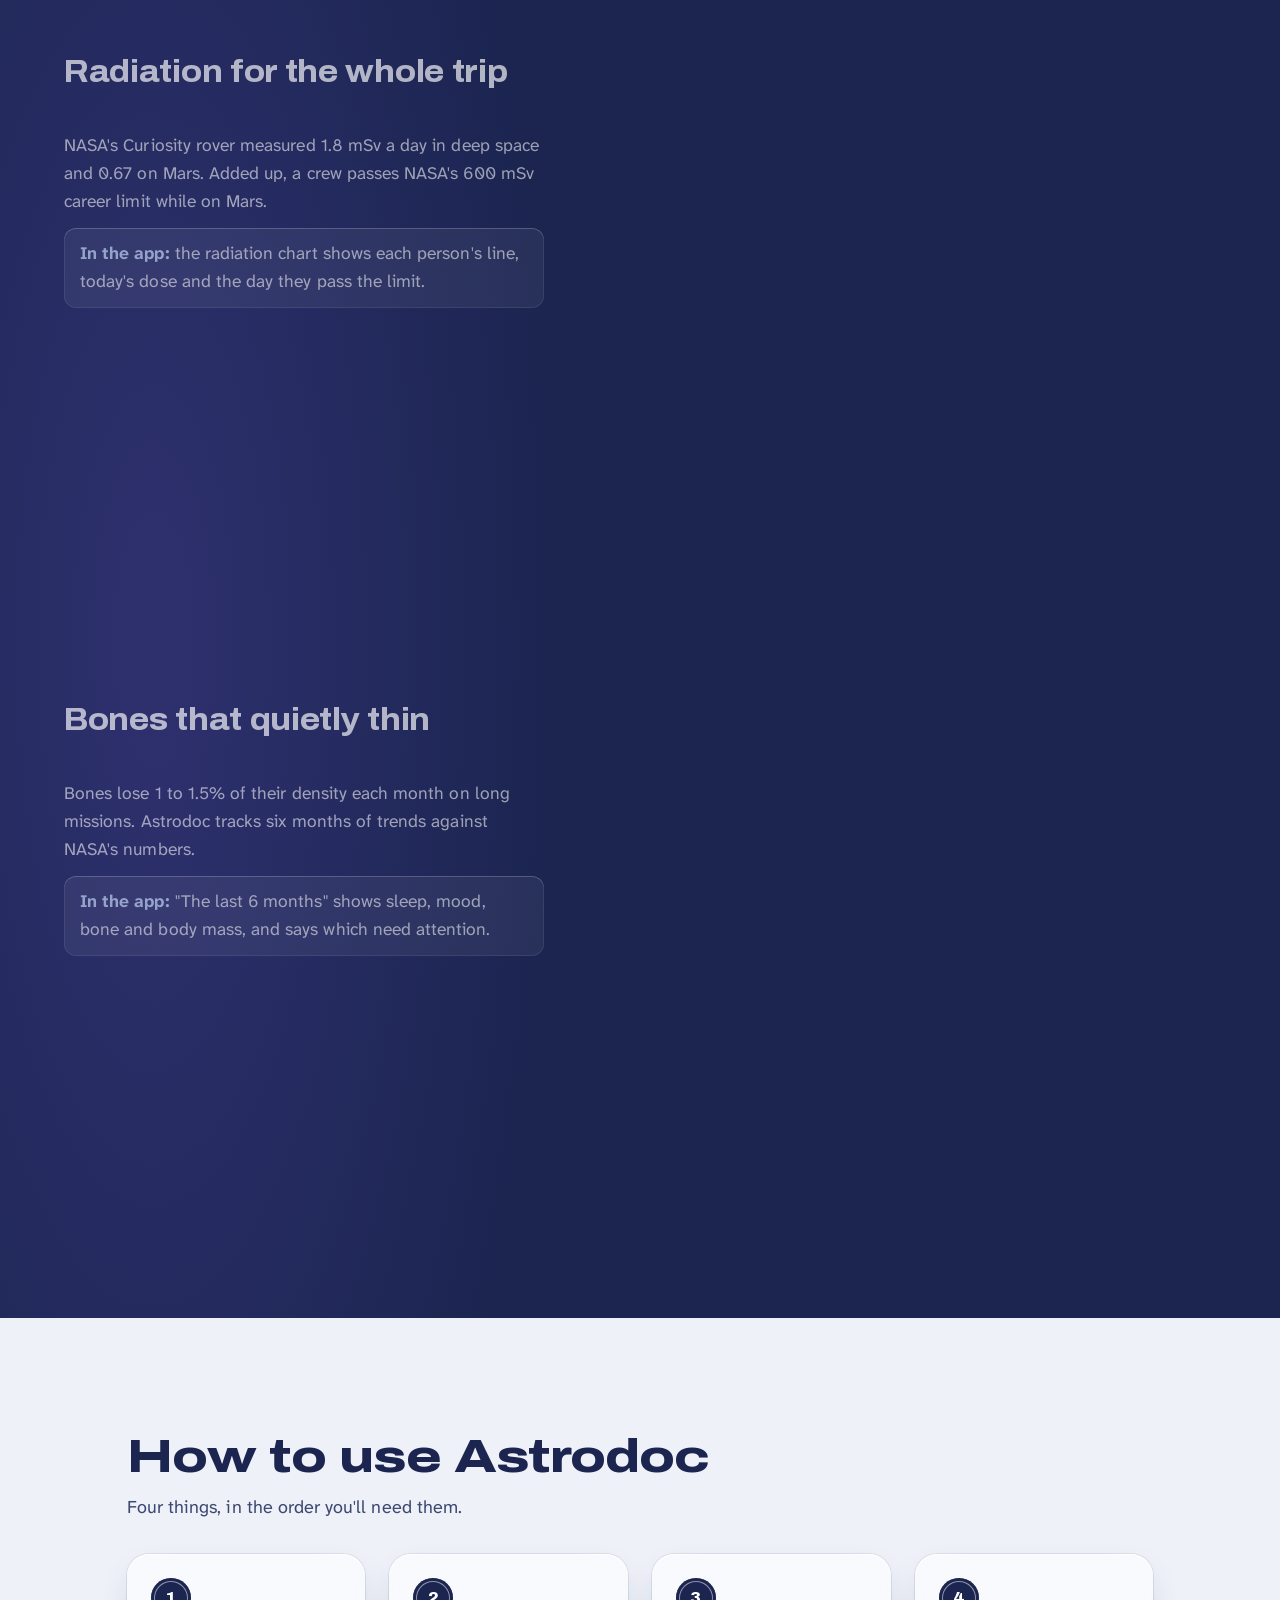
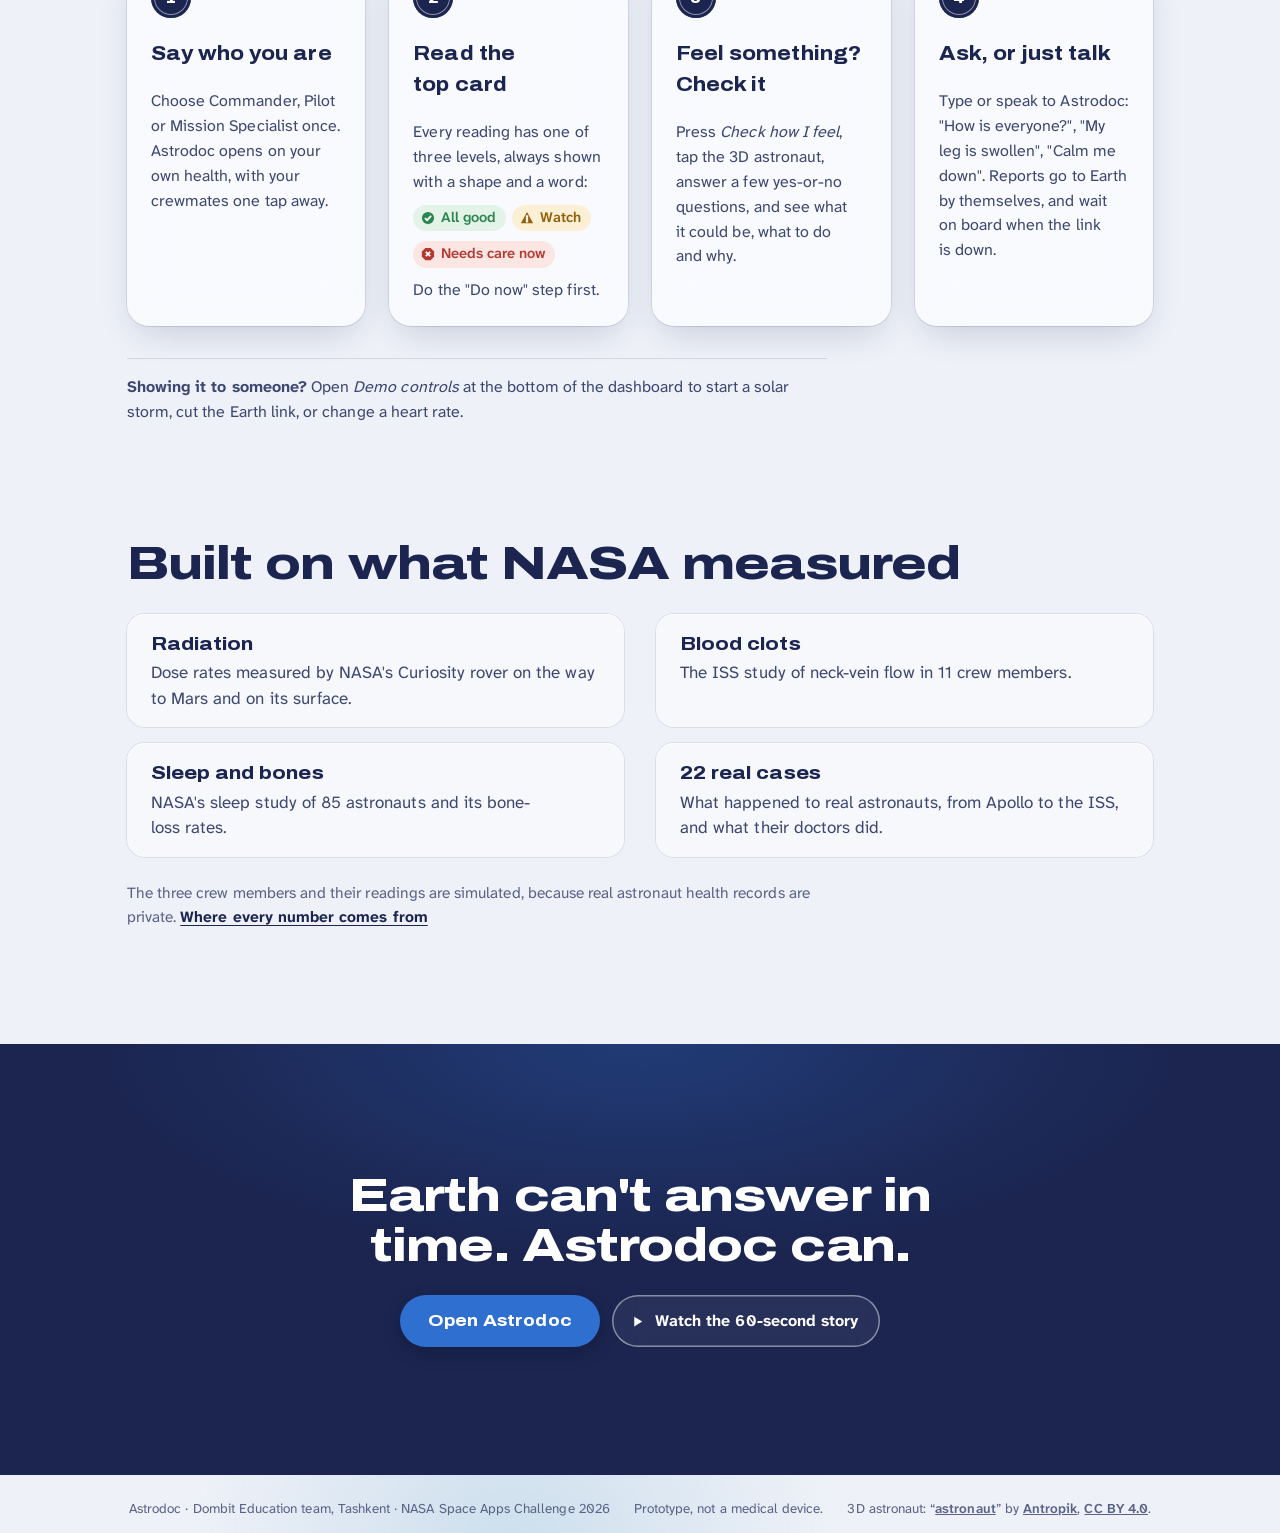
<file: dashboard.html>
<!DOCTYPE html>
<html lang="en">
<head>
  <meta charset="UTF-8">
  <!-- Everything lives on one page now. Old links land there. -->
  <meta http-equiv="refresh" content="0; url=index.html">
  <title>Astrodoc</title>
  <link rel="canonical" href="index.html">
</head>
<body>
  <p><a href="index.html">Open Astrodoc</a></p>
</body>
</html>
</file>
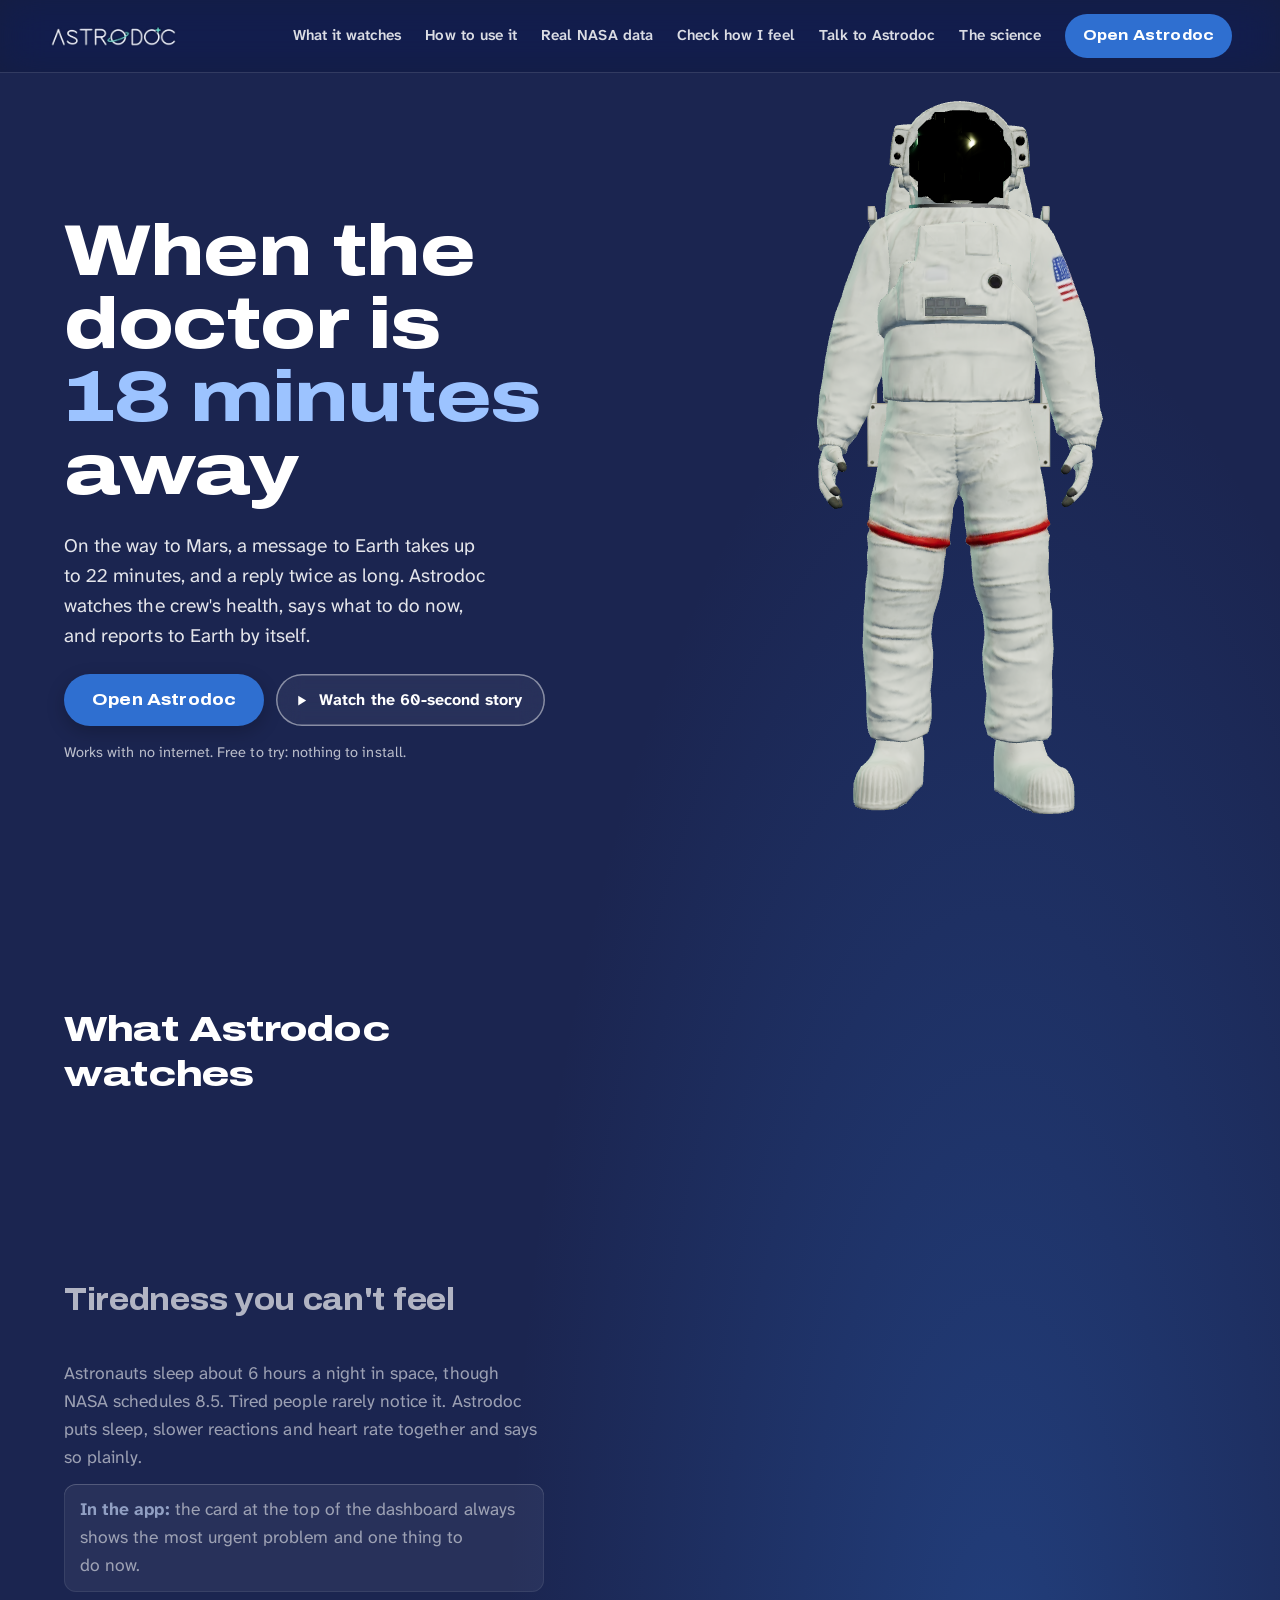
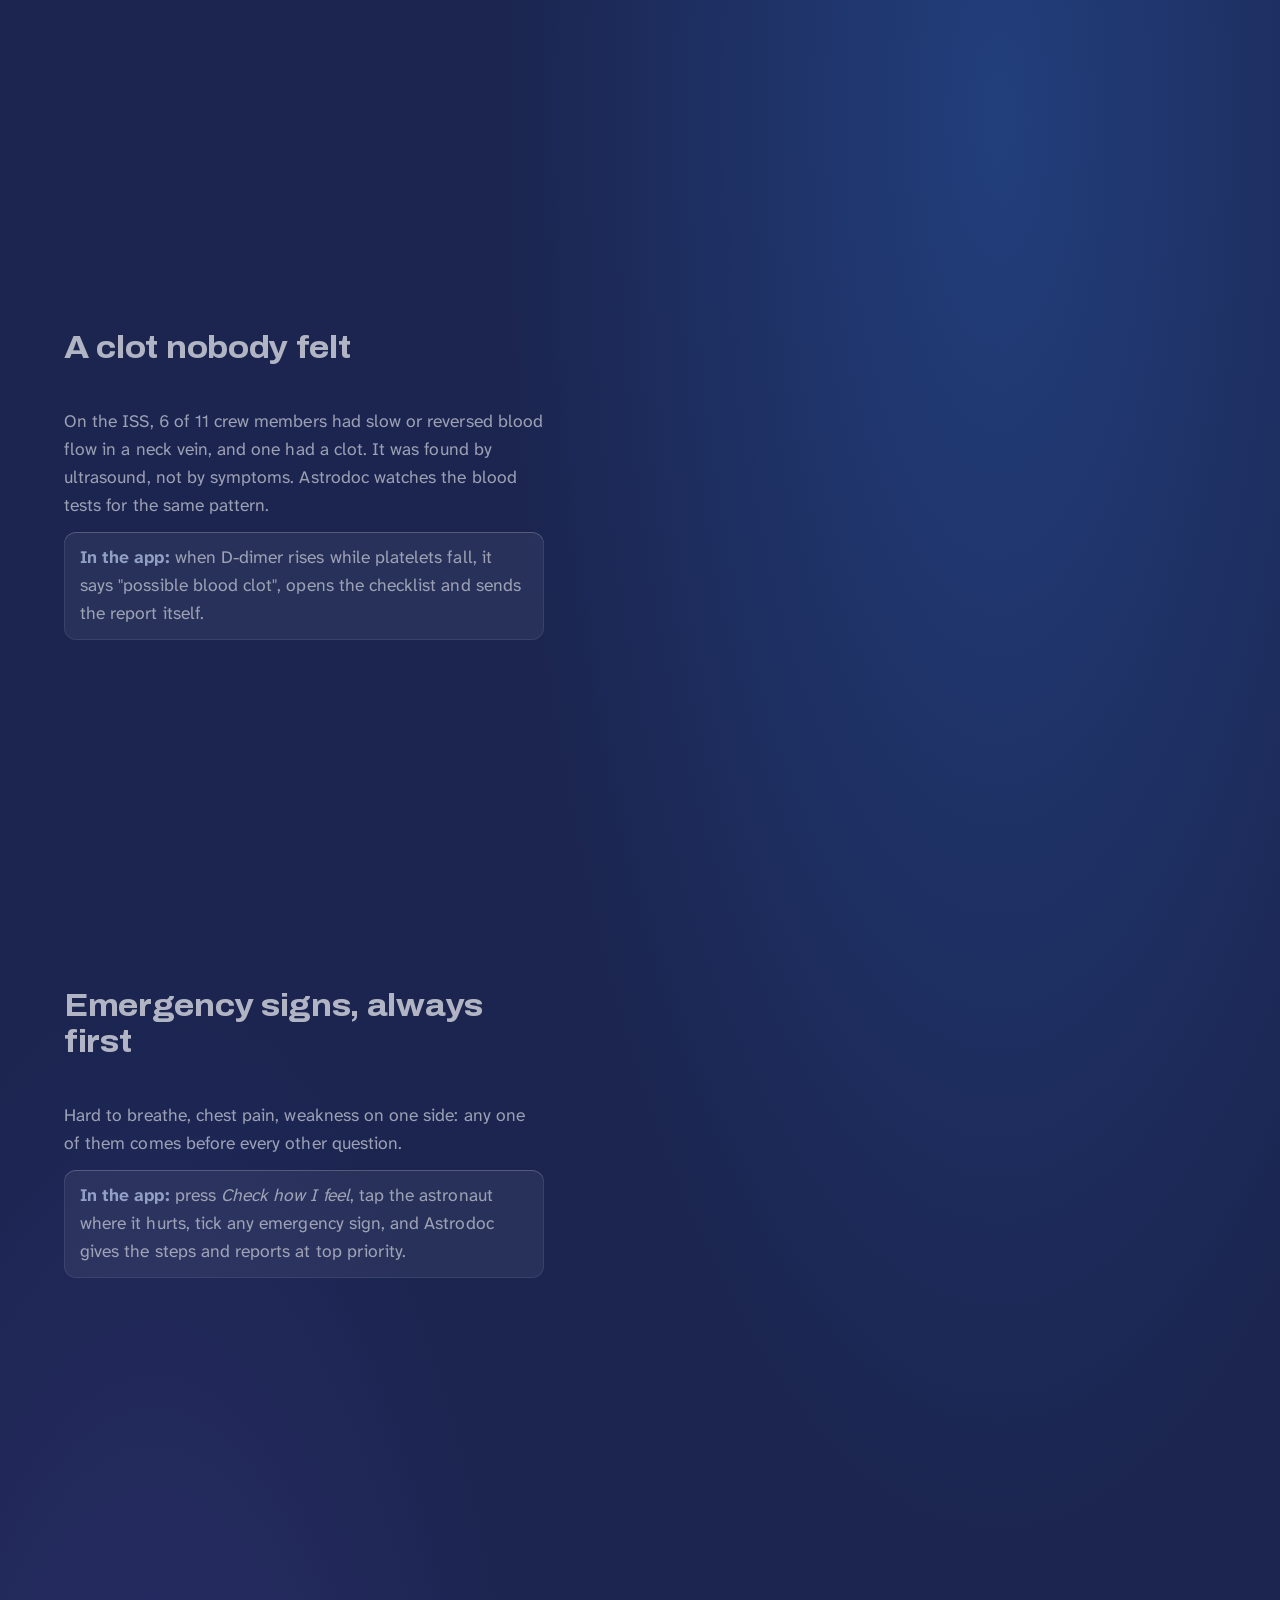
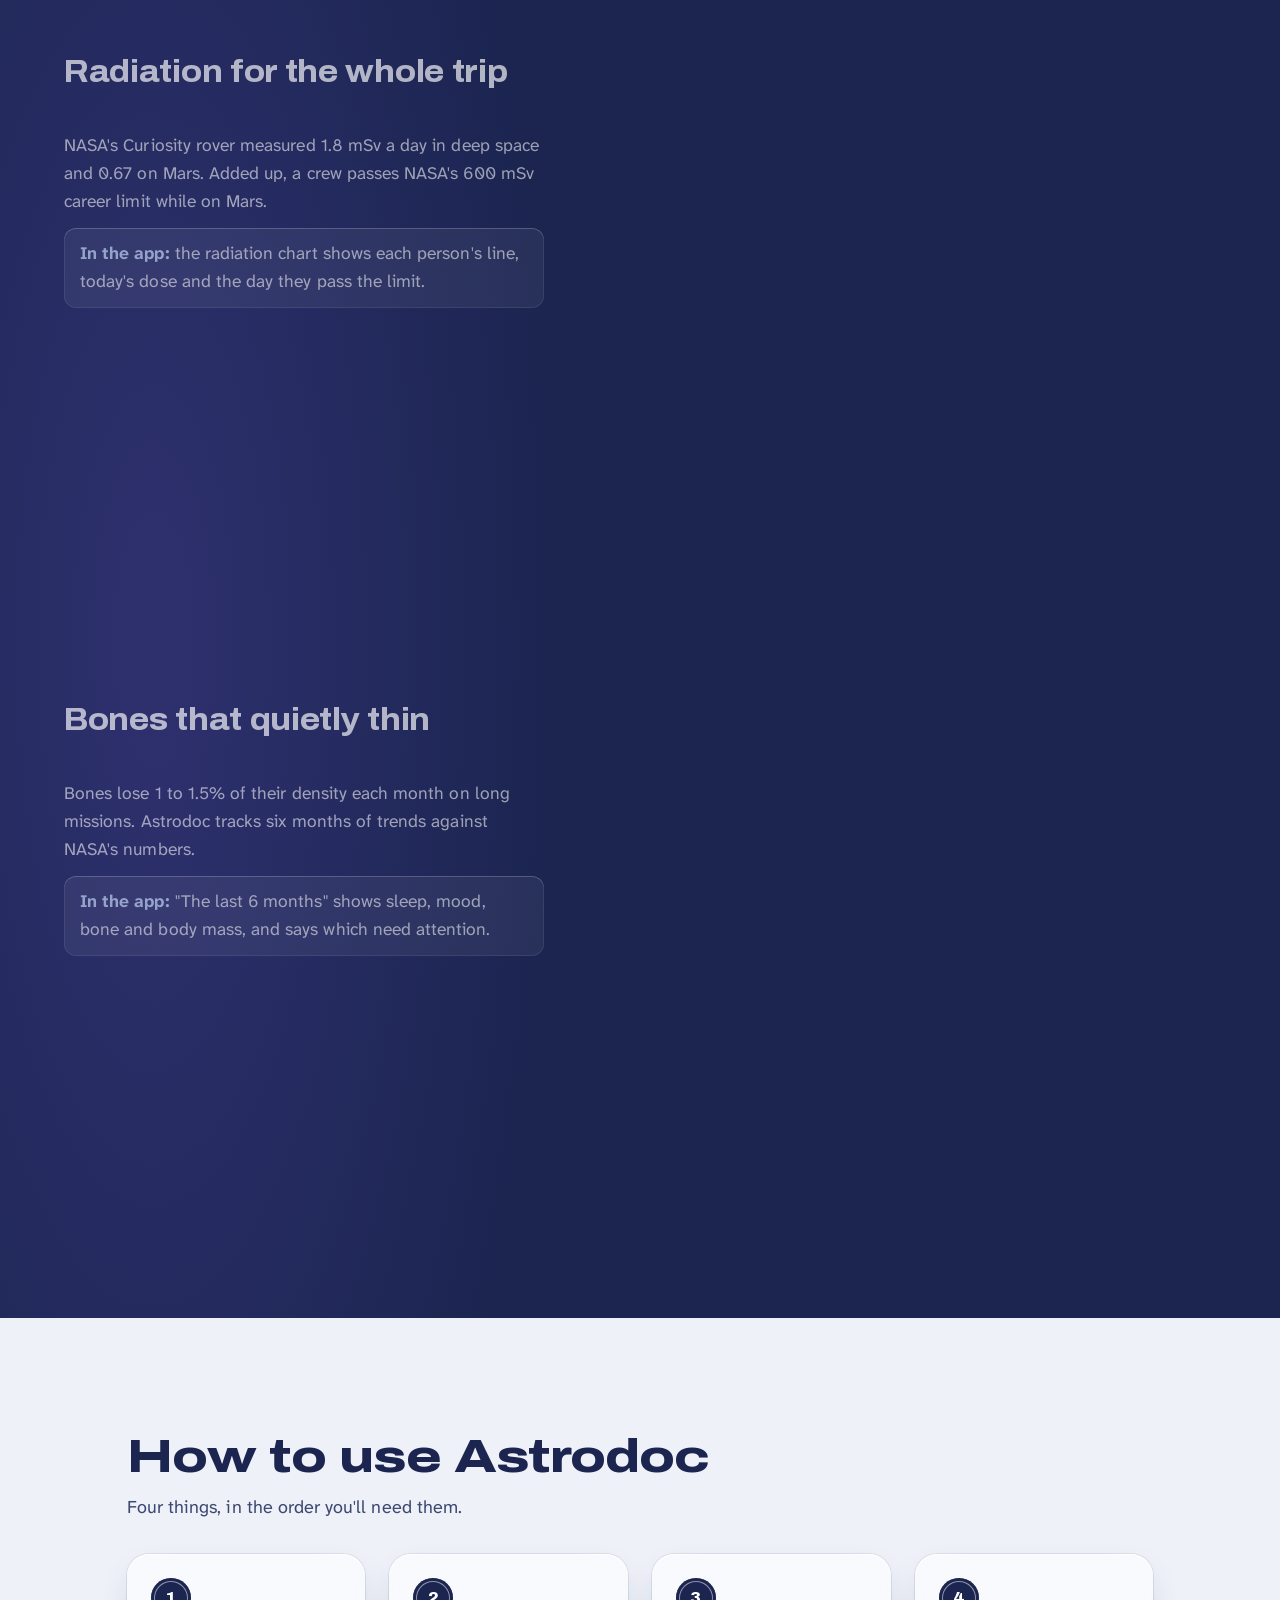
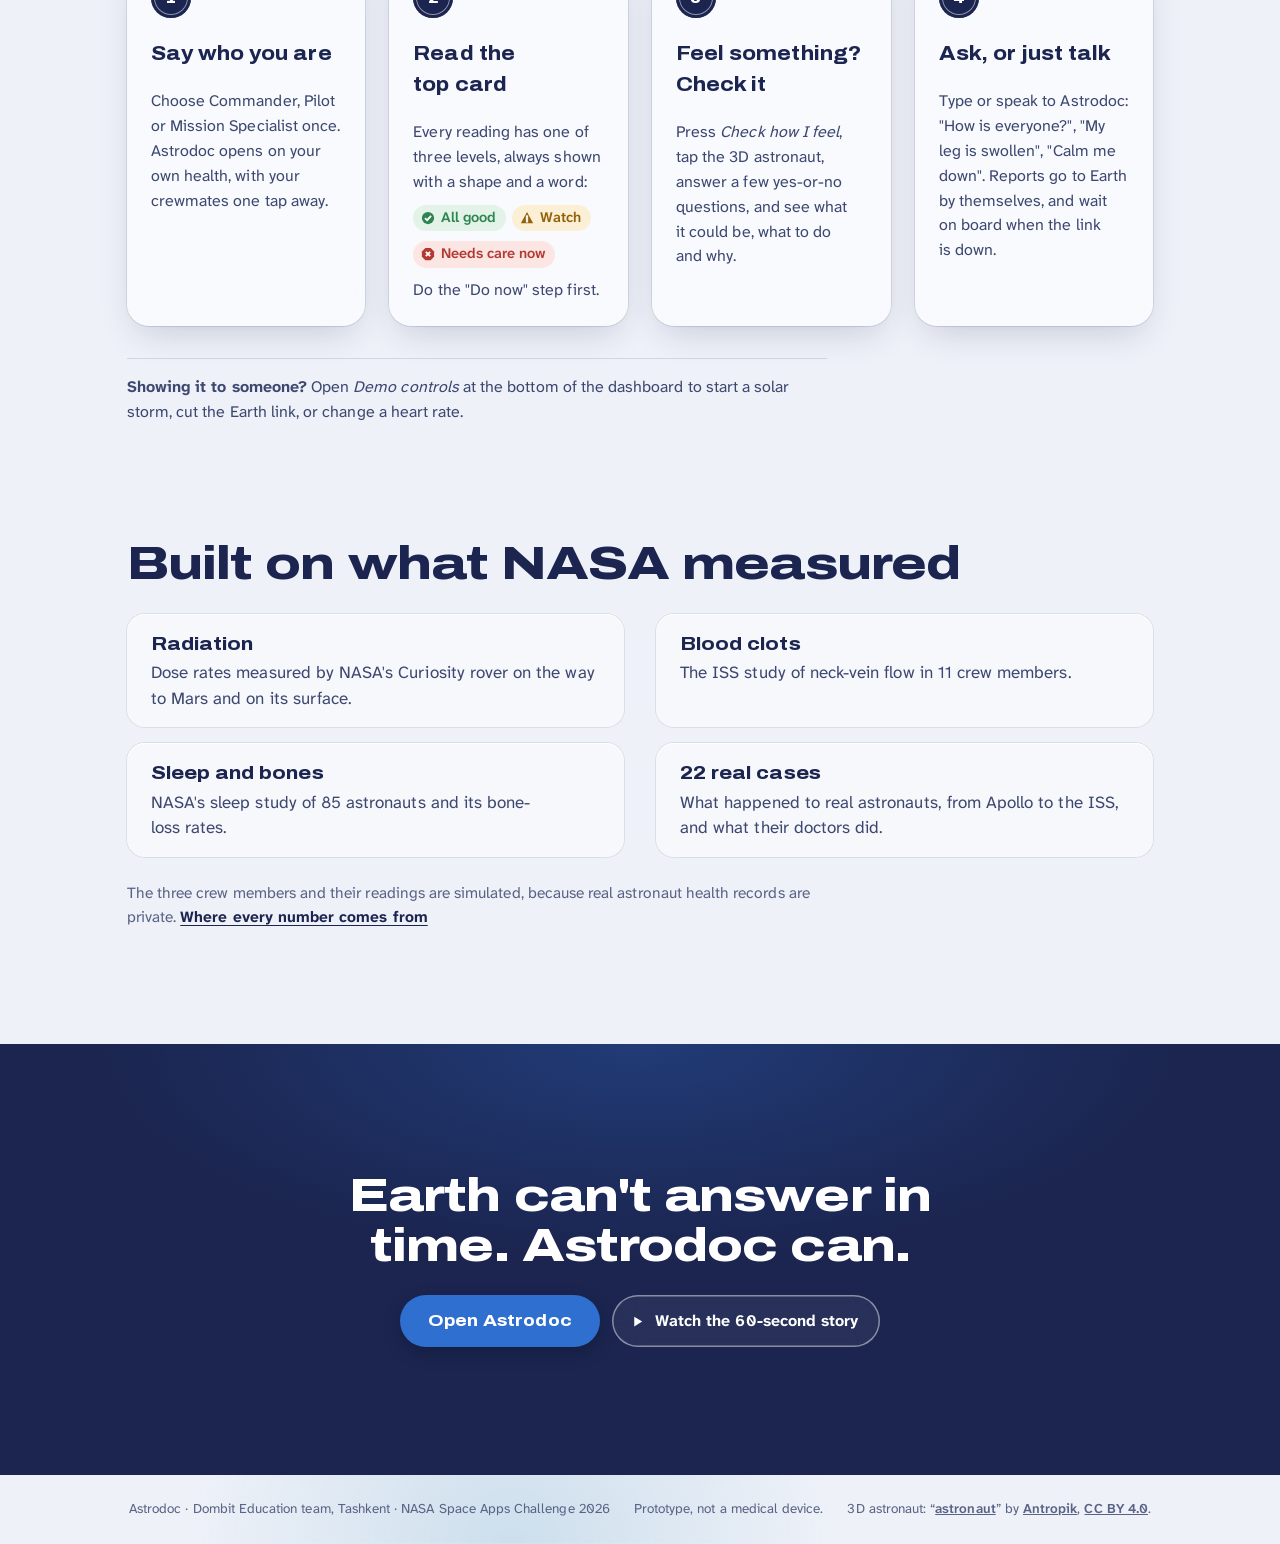
<file: landing.html>
<!DOCTYPE html>
<html lang="en">
<head>
  <meta charset="UTF-8">
  <meta name="viewport" content="width=device-width, initial-scale=1">
  <title>Astrodoc · Health care when the doctor is 18 minutes away</title>
  <meta name="description" content="Astrodoc watches a Mars crew's health, says what to do now, and reports to Earth by itself. NASA Space Apps Challenge 2026.">
  <meta name="theme-color" content="#1b2550">
  <link rel="icon" href="assets/astrodoc-favicon.png">
  <link rel="manifest" href="manifest.webmanifest">
  <link rel="stylesheet" href="style.css">
  <link rel="stylesheet" href="type.css">
  <link rel="stylesheet" href="patch.css?v=1">
  <link rel="stylesheet" href="landing.css?v=3">
  <link rel="stylesheet" href="glass.css?v=4">
</head>
<body class="landing">

  <header class="ld-top">
    <a class="ld-brand" href="landing.html" >
      <img class="brand-logo" src="assets/astrodoc-logo-name.png" alt="Astrodoc">
    </a>
    <nav class="ld-nav" aria-label="On this page">
      <a href="#tour">What it watches</a>
      <a href="#how">How to use it</a>
      <a href="#proof">Real NASA data</a>
      <a href="check.html" data-open>Check how I feel</a>
      <a href="chat.html" data-open>Talk to Astrodoc</a>
      <a href="science.html">The science</a>
    </nav>
    <a class="ld-open small" href="index.html" data-open>Open Astrodoc</a>
  </header>

  <main>
    <!-- ===================== THE TOUR: the astronaut stays, the words scroll ===================== -->
    <section class="ld-tour" id="tour" aria-labelledby="ldTitle">
      <div class="ld-stage" aria-hidden="true">
        <div class="ld-3d" id="ld3d"><span class="ld-loading">Loading the astronaut…</span></div>
        <p class="ld-stage-label" id="ldStageLabel">Head</p>
      </div>

      <div class="ld-stops">
      <div class="ld-hero-copy" data-place="" data-label="">
          <h1 id="ldTitle">When the doctor is <span class="ld-delay">18 minutes</span> away</h1>
          <p class="ld-lead">On the way to Mars, a message to Earth takes up to 22 minutes, and a reply twice as long. Astrodoc watches the crew's health, says what to do now, and reports to Earth by itself.</p>
          <div class="ld-actions">
            <a class="ld-open" href="index.html" data-open>Open Astrodoc</a>
            <a class="ld-story" href="index.html?story=1" data-open>
              <svg viewBox="0 0 16 16" aria-hidden="true"><path d="M4.5 2.8v10.4L13 8z" fill="currentColor"/></svg>
              Watch the 60-second story
            </a>
          </div>
          <p class="ld-note">Works with no internet. Free to try: nothing to install.</p>
        </div>

        <h2 id="tourTitle" class="ld-tour-title">What Astrodoc watches</h2>

        <article class="ld-stop" data-place="head" data-label="Head · sleep, mood, reactions">
          <h3>Tiredness you can't feel</h3>
          <p>Astronauts sleep about 6 hours a night in space, though NASA schedules 8.5. Tired people rarely notice it. Astrodoc puts sleep, slower reactions and heart rate together and says so plainly.</p>
          <p class="ld-use"><b>In the app:</b> the card at the top of the dashboard always shows the most urgent problem and one thing to do now.</p>
        </article>

        <article class="ld-stop" data-place="neck" data-level="act" data-label="Neck · blood clots">
          <h3>A clot nobody felt</h3>
          <p>On the ISS, 6 of 11 crew members had slow or reversed blood flow in a neck vein, and one had a clot. It was found by ultrasound, not by symptoms. Astrodoc watches the blood tests for the same pattern.</p>
          <p class="ld-use"><b>In the app:</b> when D-dimer rises while platelets fall, it says "possible blood clot", opens the checklist and sends the report itself.</p>
        </article>

        <article class="ld-stop" data-place="chest" data-level="act" data-label="Chest · emergencies first">
          <h3>Emergency signs, always first</h3>
          <p>Hard to breathe, chest pain, weakness on one side: any one of them comes before every other question.</p>
          <p class="ld-use"><b>In the app:</b> press <i>Check how I feel</i>, tap the astronaut where it hurts, tick any emergency sign, and Astrodoc gives the steps and reports at top priority.</p>
        </article>

        <article class="ld-stop" data-place="whole" data-level="watch" data-label="Whole body · radiation">
          <h3>Radiation for the whole trip</h3>
          <p>NASA's Curiosity rover measured 1.8 mSv a day in deep space and 0.67 on Mars. Added up, a crew passes NASA's 600 mSv career limit while on Mars.</p>
          <p class="ld-use"><b>In the app:</b> the radiation chart shows each person's line, today's dose and the day they pass the limit.</p>
        </article>

        <article class="ld-stop" data-place="back" data-level="watch" data-label="Back and legs · bones and muscles">
          <h3>Bones that quietly thin</h3>
          <p>Bones lose 1 to 1.5% of their density each month on long missions. Astrodoc tracks six months of trends against NASA's numbers.</p>
          <p class="ld-use"><b>In the app:</b> "The last 6 months" shows sleep, mood, bone and body mass, and says which need attention.</p>
        </article>
      </div>
    </section>

    <!-- ===================== HOW TO USE ===================== -->
    <section class="ld-how" id="how" aria-labelledby="howTitle">
      <h2 id="howTitle">How to use Astrodoc</h2>
      <p class="ld-how-lead">Four things, in the order you'll need them.</p>
      <ol class="ld-steps">
        <li>
          <h3>Say who you are</h3>
          <p>Choose Commander, Pilot or Mission Specialist once. Astrodoc opens on your own health, with your crewmates one tap away.</p>
        </li>
        <li>
          <h3>Read the top card</h3>
          <p>Every reading has one of three levels, always shown with a shape and a word:</p>
          <p class="ld-levels"><span class="ld-lv normal">All good</span> <span class="ld-lv watch">Watch</span> <span class="ld-lv act">Needs care now</span></p>
          <p>Do the "Do now" step first.</p>
        </li>
        <li>
          <h3>Feel something? Check it</h3>
          <p>Press <i>Check how I feel</i>, tap the 3D astronaut, answer a few yes-or-no questions, and see what it could be, what to do and why.</p>
        </li>
        <li>
          <h3>Ask, or just talk</h3>
          <p>Type or speak to Astrodoc: "How is everyone?", "My leg is swollen", "Calm me down". Reports go to Earth by themselves, and wait on board when the link is down.</p>
        </li>
      </ol>
      <p class="ld-demo"><b>Showing it to someone?</b> Open <i>Demo controls</i> at the bottom of the dashboard to start a solar storm, cut the Earth link, or change a heart rate.</p>
    </section>

    <!-- ===================== PROOF ===================== -->
    <section class="ld-proof" id="proof" aria-labelledby="proofTitle">
      <h2 id="proofTitle">Built on what NASA measured</h2>
      <ul class="ld-facts">
        <li><b>Radiation</b> Dose rates measured by NASA's Curiosity rover on the way to Mars and on its surface.</li>
        <li><b>Blood clots</b> The ISS study of neck-vein flow in 11 crew members.</li>
        <li><b>Sleep and bones</b> NASA's sleep study of 85 astronauts and its bone-loss rates.</li>
        <li><b>22 real cases</b> What happened to real astronauts, from Apollo to the ISS, and what their doctors did.</li>
      </ul>
      <p class="ld-honest">The three crew members and their readings are simulated, because real astronaut health records are private. <a href="science.html">Where every number comes from</a></p>
    </section>

    <!-- ===================== CLOSE ===================== -->
    <section class="ld-close" aria-labelledby="closeTitle">
      <h2 id="closeTitle">Earth can't answer in time. Astrodoc can.</h2>
      <div class="ld-actions">
        <a class="ld-open" href="index.html" data-open>Open Astrodoc</a>
        <a class="ld-story" href="index.html?story=1" data-open>
          <svg viewBox="0 0 16 16" aria-hidden="true"><path d="M4.5 2.8v10.4L13 8z" fill="currentColor"/></svg>
          Watch the 60-second story
        </a>
      </div>
    </section>
  </main>

  <footer class="ld-foot">
    <span>Astrodoc · Dombit Education team, Tashkent · NASA Space Apps Challenge 2026</span>
    <span>Prototype, not a medical device.</span>
    <span>3D astronaut: “<a href="https://sketchfab.com/3d-models/astronaut-482bf87662fd4b378bcb3a2931d59ca3">astronaut</a>” by <a href="https://sketchfab.com/Antropik">Antropik</a>, <a href="http://creativecommons.org/licenses/by/4.0/">CC BY 4.0</a>.</span>
  </footer>

  <script src="core.js?v=r13"></script>
  <script src="assets/js/body3d.js" defer></script>
  <script src="landing.js?v=2" defer></script>
  <script src="glass.js?v=3" defer></script>
</body>
</html>
</file>
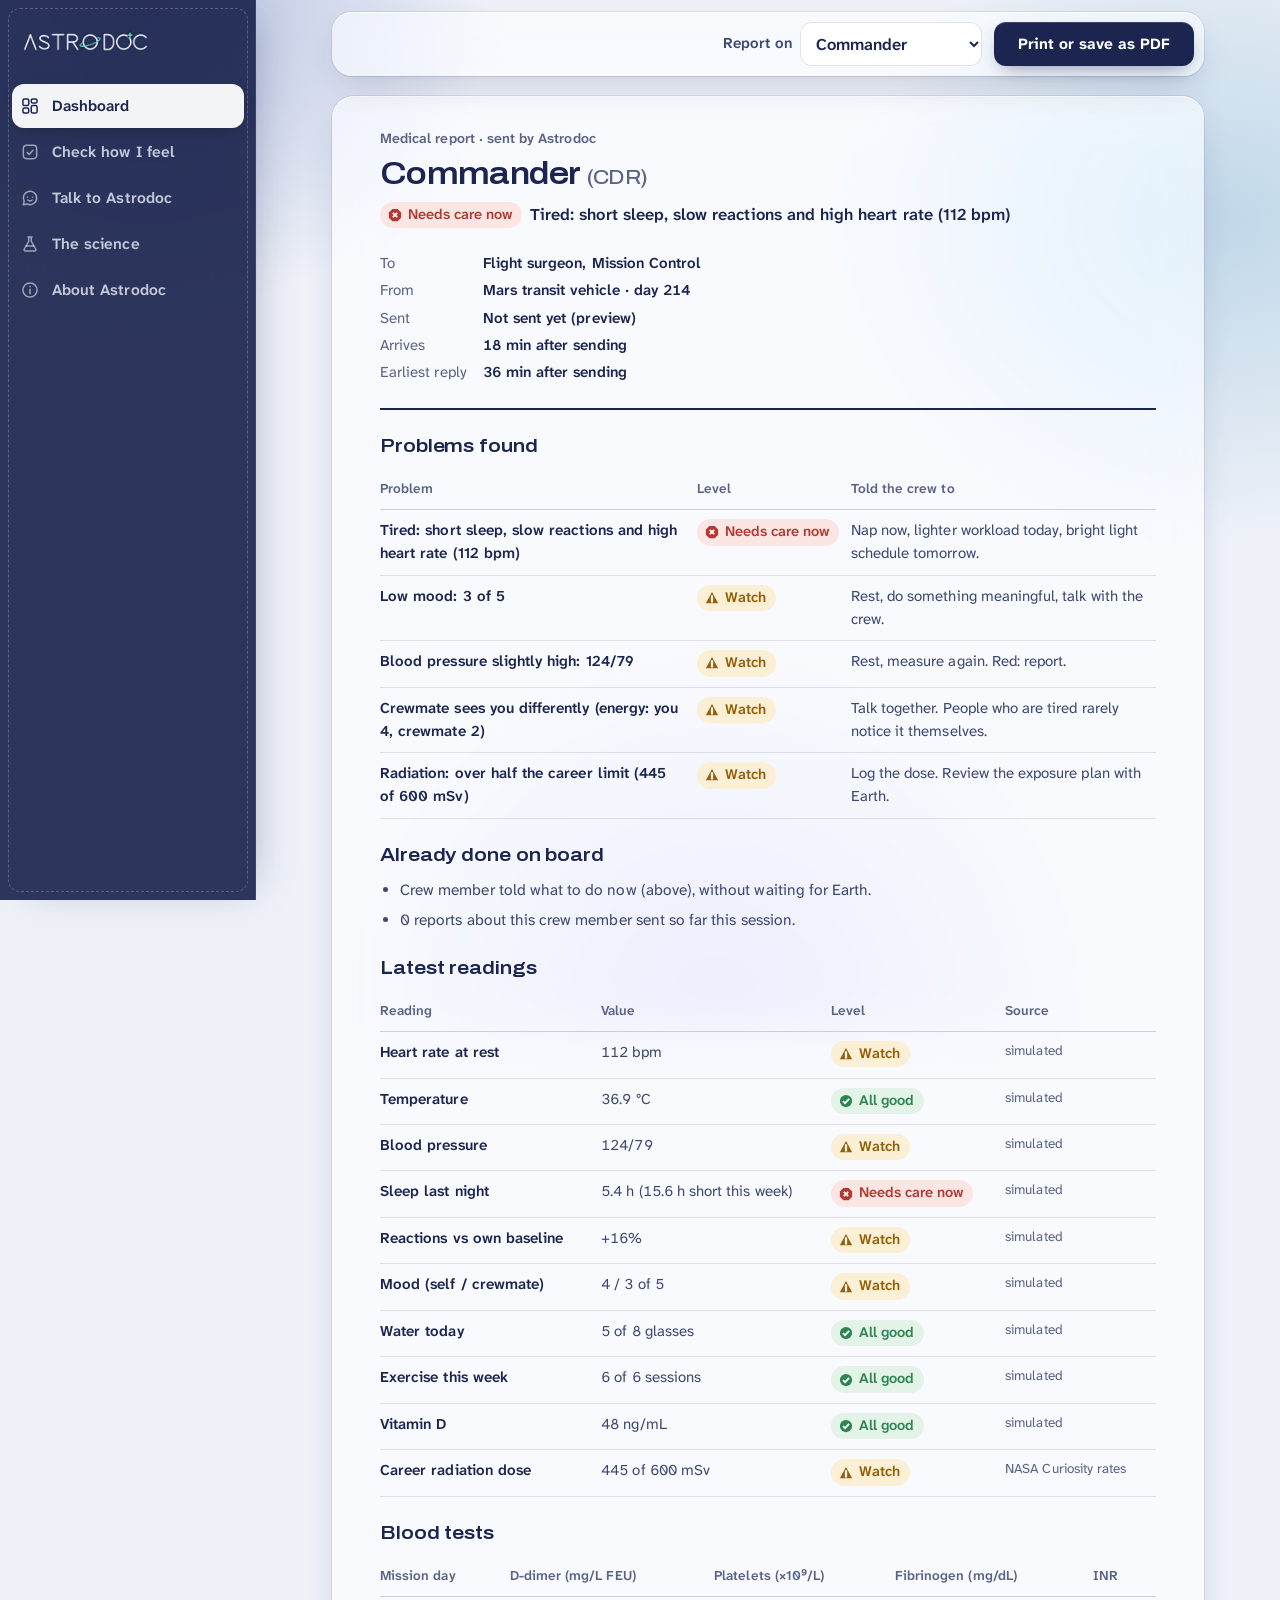
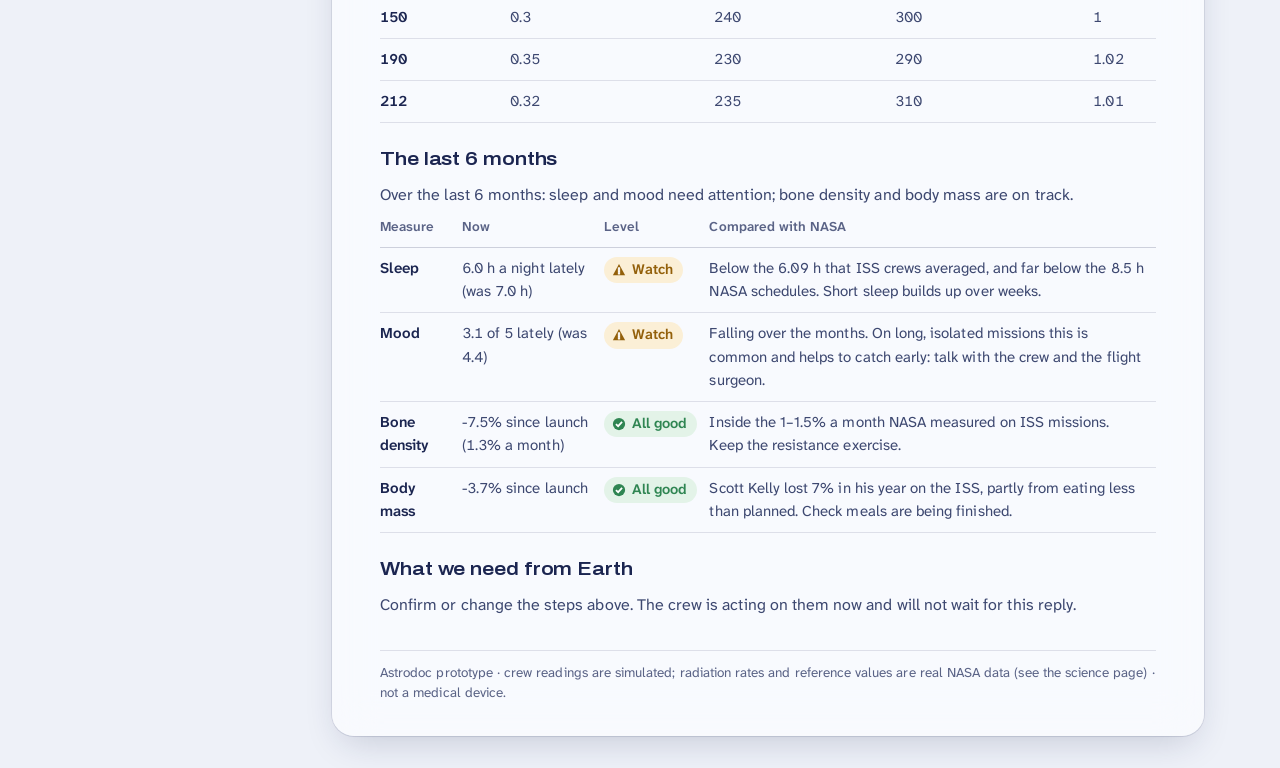
<file: report.html>
<!DOCTYPE html>
<html lang="en">
<head>
  <meta charset="UTF-8">
  <meta name="viewport" content="width=device-width, initial-scale=1">
  <title>Report · Astrodoc</title>
  <meta name="theme-color" content="#f3f6fa">
  <link rel="icon" href="assets/astrodoc-favicon.png">
  <link rel="manifest" href="manifest.webmanifest">
  <link rel="stylesheet" href="style.css">
  <link rel="stylesheet" href="type.css">
  <link rel="stylesheet" href="polish.css?v=r13">
  <link rel="stylesheet" href="patch.css?v=1">
  <link rel="stylesheet" href="glass.css?v=4">
</head>
<body class="report-page">

  <aside class="side" id="side" aria-label="Astrodoc menu"></aside>

  <header class="top rp-bar">
    <a class="brand" href="index.html">
      <img class="brand-logo" src="assets/astrodoc-logo-name.png" alt="Astrodoc">
    </a>
    <label class="rp-who">Report on <select id="reportWho"></select></label>
    <button type="button" class="primary-btn" id="printBtn">Print or save as PDF</button>
  </header>

  <main class="page">
    <article class="card rp" id="report" aria-label="Medical report"></article>
  </main>

  <script src="core.js?v=r11"></script>
  <script src="sidebar.js?v=patch1"></script>
  <script src="history.js?v=r11"></script>
  <script src="report.js?v=r12"></script>
  <script>renderSide();</script>
  <script src="glass.js?v=3" defer></script>
</body>
</html>
</file>
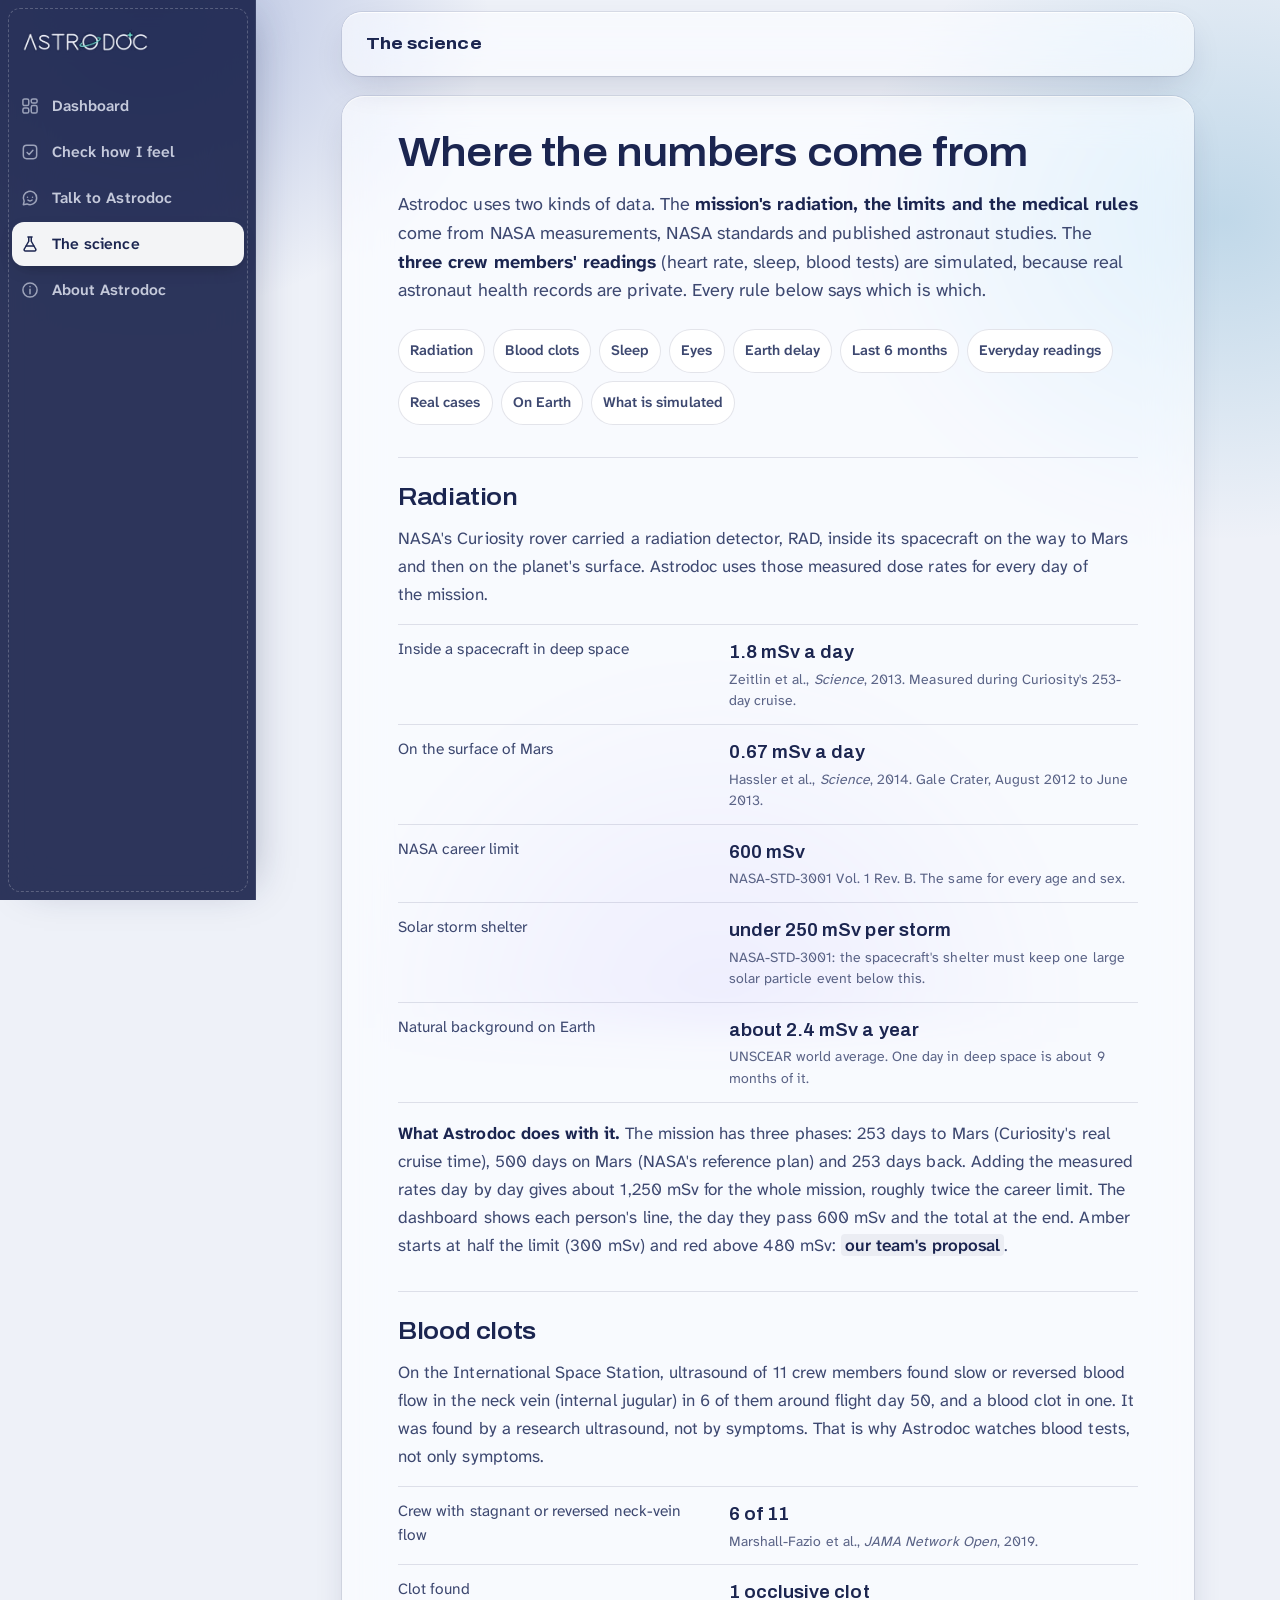
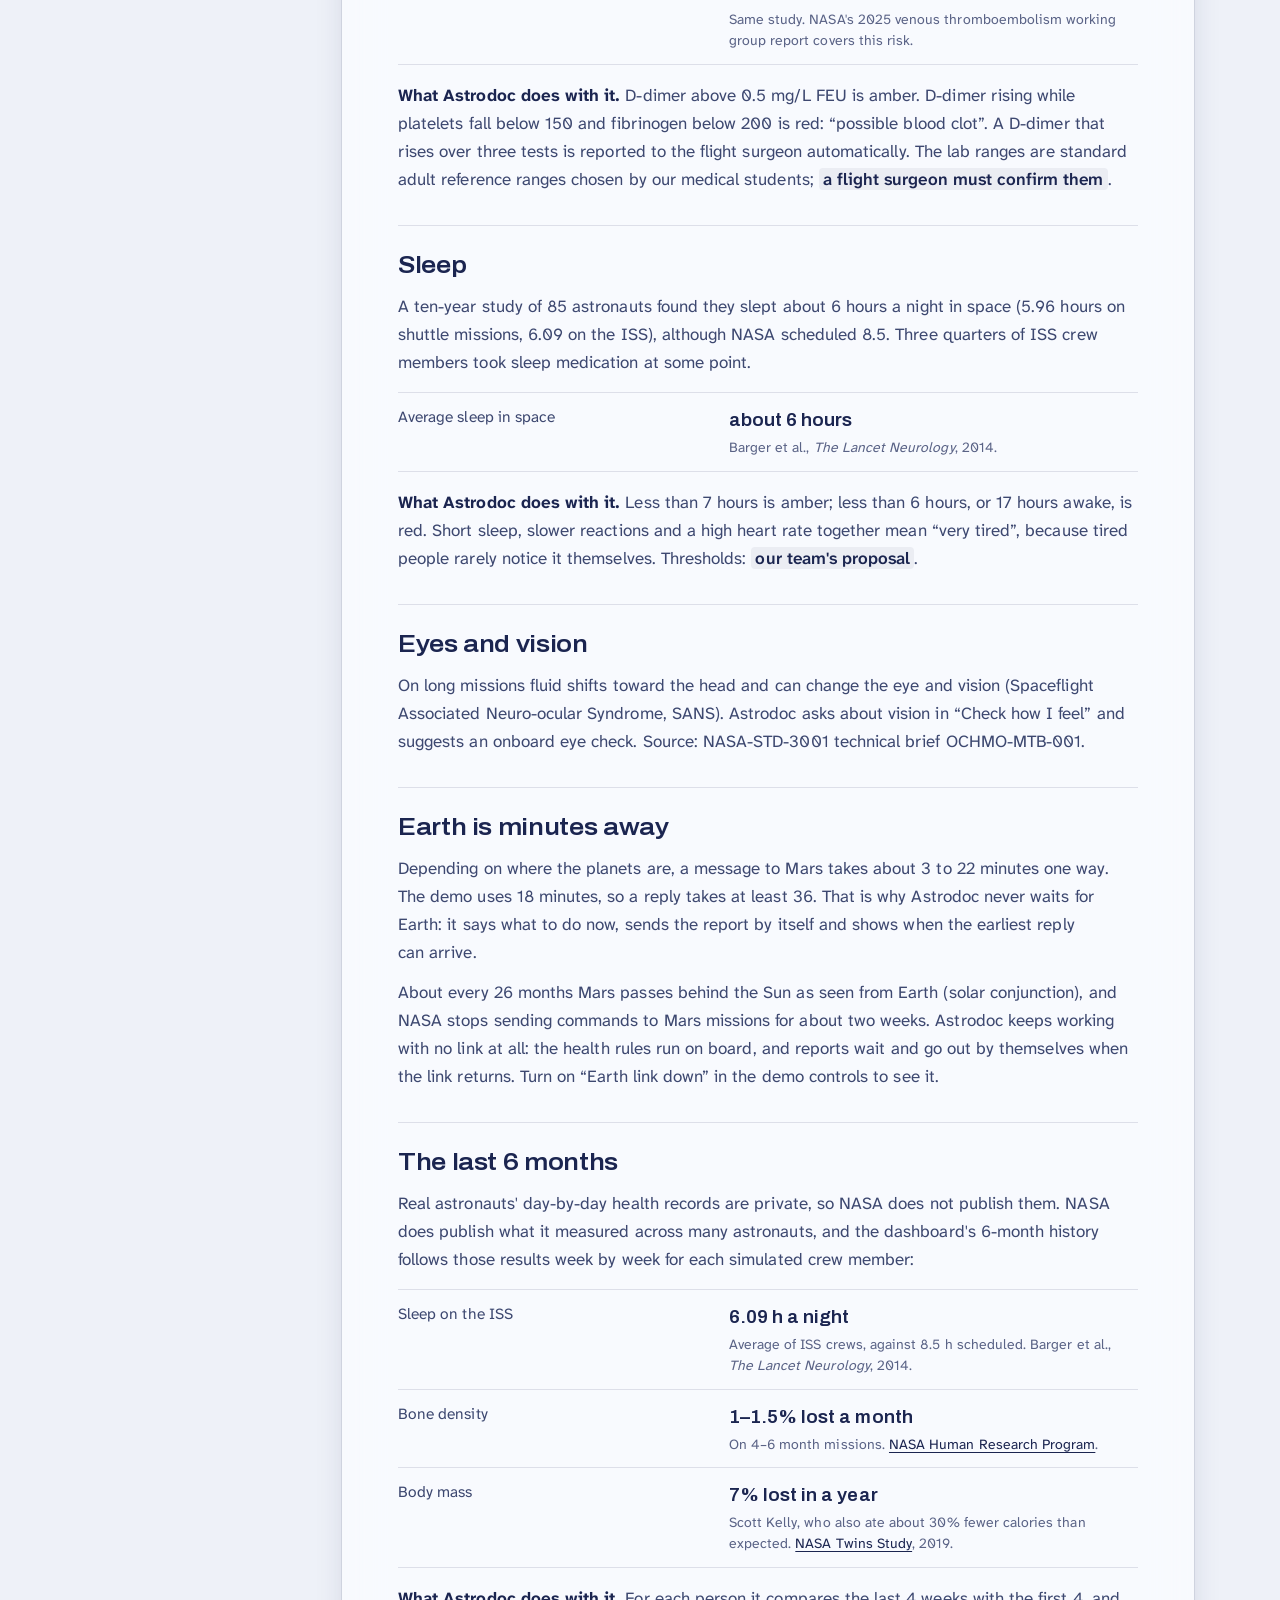
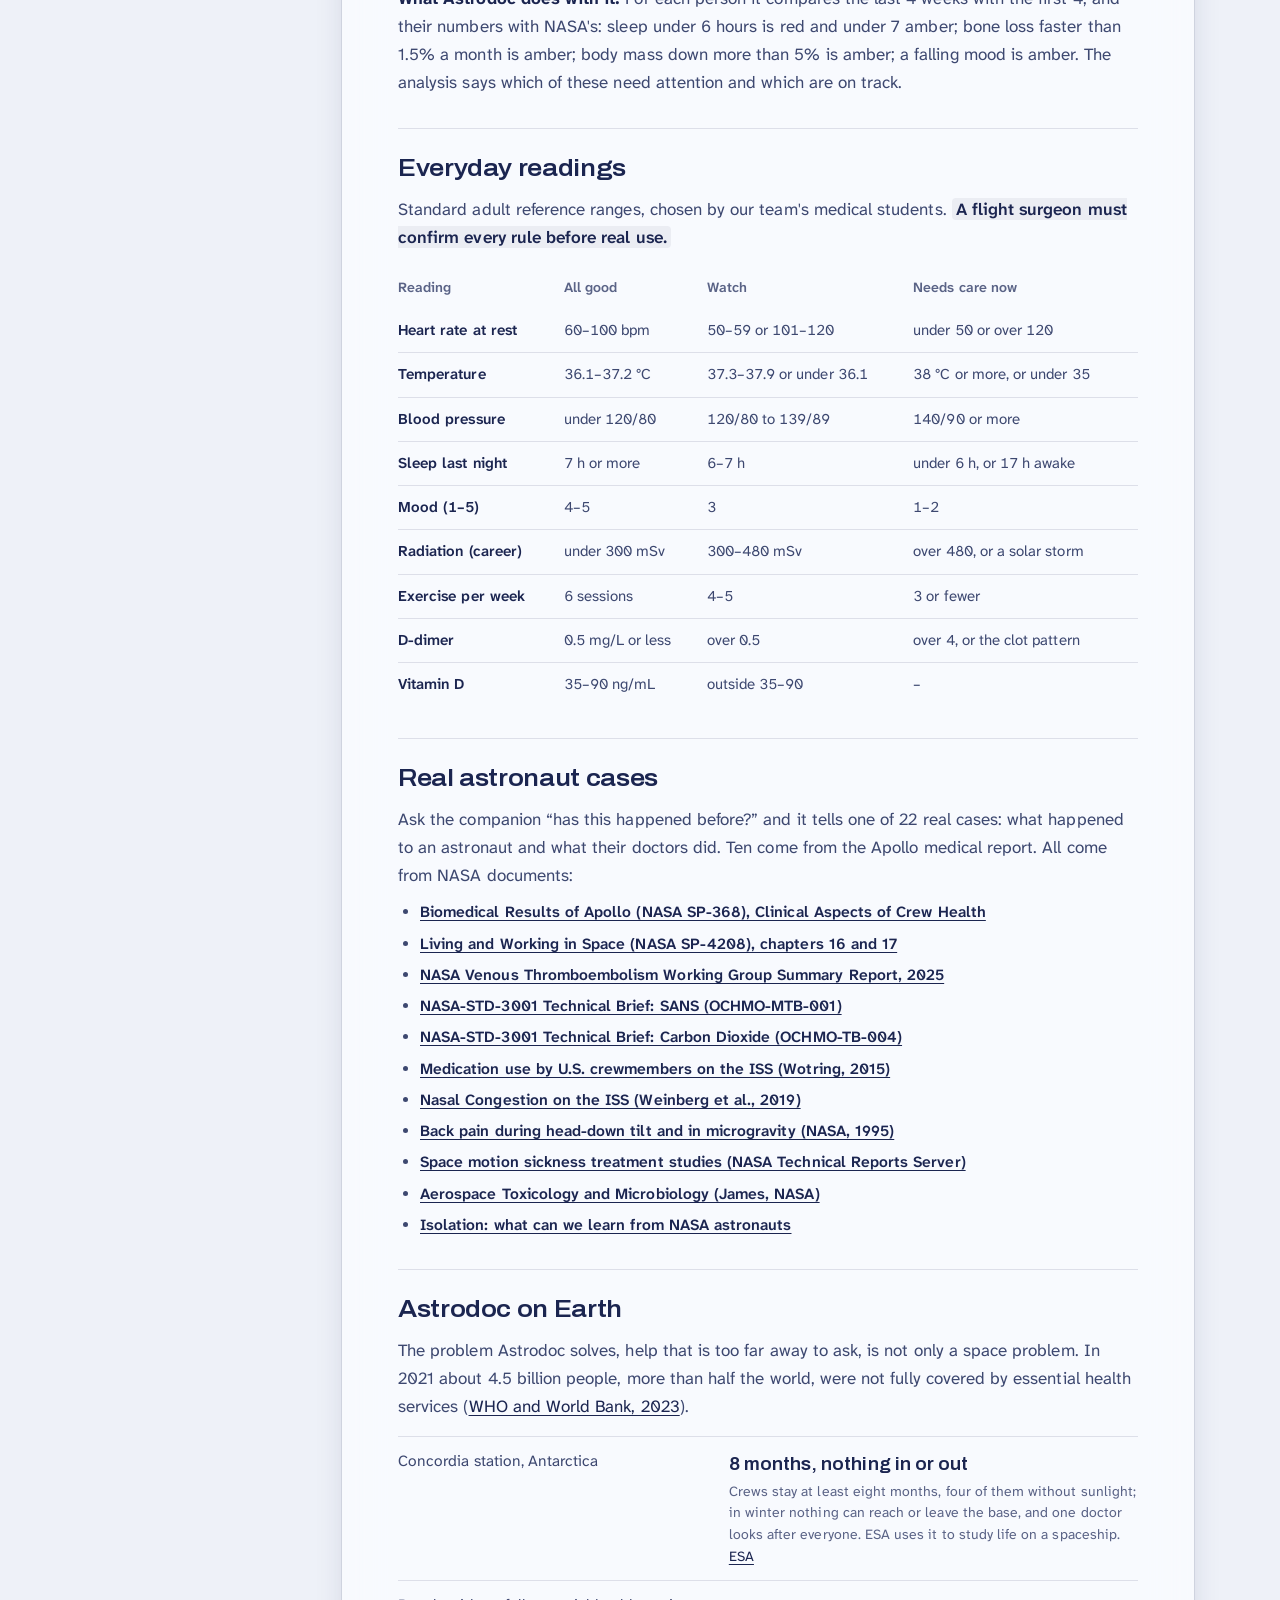
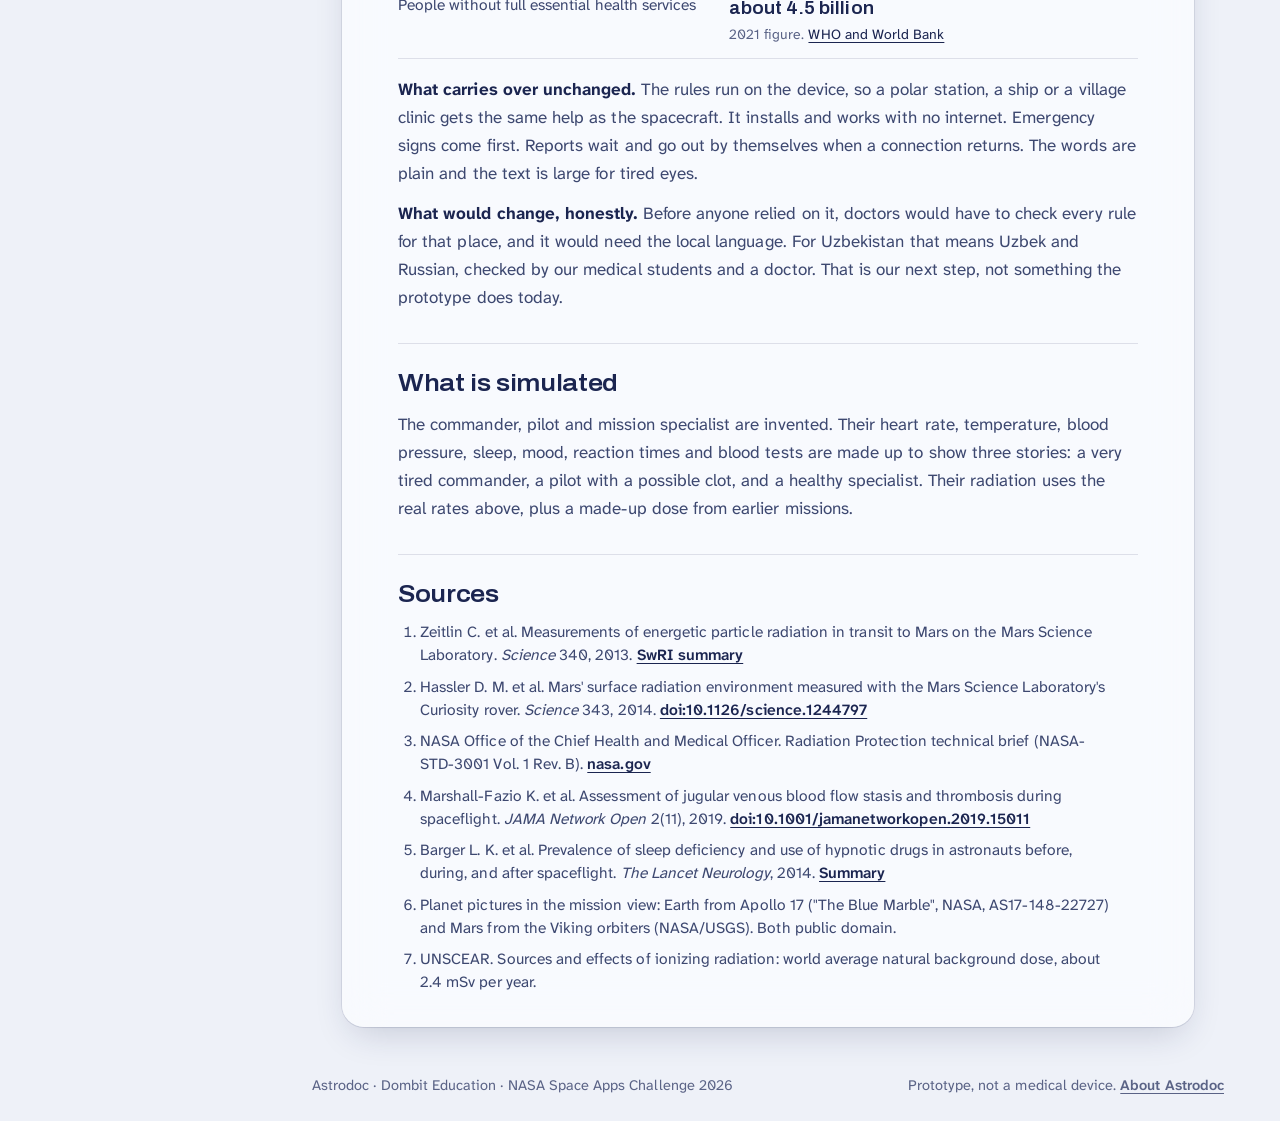
<file: science.html>
<!DOCTYPE html>
<html lang="en">
<head>
  <meta charset="UTF-8">
  <meta name="viewport" content="width=device-width, initial-scale=1">
  <title>The science · Astrodoc</title>
  <meta name="theme-color" content="#f3f6fa">
  <meta name="description" content="Where Astrodoc's numbers come from: NASA measurements, NASA standards and published astronaut studies.">
  <link rel="icon" href="assets/astrodoc-favicon.png">
  <link rel="manifest" href="manifest.webmanifest">
  <link rel="apple-touch-icon" href="assets/astrodoc-icon-192.png">
  <link rel="stylesheet" href="style.css">
  <link rel="stylesheet" href="type.css">
  <link rel="stylesheet" href="polish.css?v=r13">
  <link rel="stylesheet" href="patch.css?v=1">
  <link rel="stylesheet" href="glass.css?v=4">
</head>
<body class="science-page">

  <aside class="side" id="side" aria-label="Astrodoc menu"></aside>

  <header class="top">
    <a class="brand" href="index.html">
      <img class="brand-logo" src="assets/astrodoc-logo-name.png" alt="Astrodoc">
    </a>
    <div class="mission"><span>The science</span></div>
  </header>

  <main class="page sci">
    <article class="card sci-doc">
      <h1>Where the numbers come from</h1>
      <p class="sci-lead">Astrodoc uses two kinds of data. The <b>mission's radiation, the limits and the medical rules</b> come from NASA measurements, NASA standards and published astronaut studies. The <b>three crew members' readings</b> (heart rate, sleep, blood tests) are simulated, because real astronaut health records are private. Every rule below says which is which.</p>

      <nav class="sci-toc" aria-label="On this page">
        <a href="#radiation">Radiation</a><a href="#clots">Blood clots</a><a href="#sleep">Sleep</a><a href="#eyes">Eyes</a><a href="#delay">Earth delay</a><a href="#history">Last 6 months</a><a href="#readings">Everyday readings</a><a href="#cases">Real cases</a><a href="#earth">On Earth</a><a href="#simulated">What is simulated</a>
      </nav>

      <section id="radiation">
        <h2>Radiation</h2>
        <p>NASA's Curiosity rover carried a radiation detector, RAD, inside its spacecraft on the way to Mars and then on the planet's surface. Astrodoc uses those measured dose rates for every day of the mission.</p>
        <dl class="sci-facts">
          <div><dt>Inside a spacecraft in deep space</dt><dd><b>1.8 mSv a day</b><span>Zeitlin et al., <i>Science</i>, 2013. Measured during Curiosity's 253-day cruise.</span></dd></div>
          <div><dt>On the surface of Mars</dt><dd><b>0.67 mSv a day</b><span>Hassler et al., <i>Science</i>, 2014. Gale Crater, August 2012 to June 2013.</span></dd></div>
          <div><dt>NASA career limit</dt><dd><b>600 mSv</b><span>NASA-STD-3001 Vol. 1 Rev. B. The same for every age and sex.</span></dd></div>
          <div><dt>Solar storm shelter</dt><dd><b>under 250 mSv per storm</b><span>NASA-STD-3001: the spacecraft's shelter must keep one large solar particle event below this.</span></dd></div>
          <div><dt>Natural background on Earth</dt><dd><b>about 2.4 mSv a year</b><span>UNSCEAR world average. One day in deep space is about 9 months of it.</span></dd></div>
        </dl>
        <p><b>What Astrodoc does with it.</b> The mission has three phases: 253 days to Mars (Curiosity's real cruise time), 500 days on Mars (NASA's reference plan) and 253 days back. Adding the measured rates day by day gives about 1,250 mSv for the whole mission, roughly twice the career limit. The dashboard shows each person's line, the day they pass 600 mSv and the total at the end. Amber starts at half the limit (300 mSv) and red above 480 mSv: <em>our team's proposal</em>.</p>
      </section>

      <section id="clots">
        <h2>Blood clots</h2>
        <p>On the International Space Station, ultrasound of 11 crew members found slow or reversed blood flow in the neck vein (internal jugular) in 6 of them around flight day 50, and a blood clot in one. It was found by a research ultrasound, not by symptoms. That is why Astrodoc watches blood tests, not only symptoms.</p>
        <dl class="sci-facts">
          <div><dt>Crew with stagnant or reversed neck-vein flow</dt><dd><b>6 of 11</b><span>Marshall-Fazio et al., <i>JAMA Network Open</i>, 2019.</span></dd></div>
          <div><dt>Clot found</dt><dd><b>1 occlusive clot</b><span>Same study. NASA's 2025 venous thromboembolism working group report covers this risk.</span></dd></div>
        </dl>
        <p><b>What Astrodoc does with it.</b> D-dimer above 0.5 mg/L FEU is amber. D-dimer rising while platelets fall below 150 and fibrinogen below 200 is red: “possible blood clot”. A D-dimer that rises over three tests is reported to the flight surgeon automatically. The lab ranges are standard adult reference ranges chosen by our medical students; <em>a flight surgeon must confirm them</em>.</p>
      </section>

      <section id="sleep">
        <h2>Sleep</h2>
        <p>A ten-year study of 85 astronauts found they slept about 6 hours a night in space (5.96 hours on shuttle missions, 6.09 on the ISS), although NASA scheduled 8.5. Three quarters of ISS crew members took sleep medication at some point.</p>
        <dl class="sci-facts">
          <div><dt>Average sleep in space</dt><dd><b>about 6 hours</b><span>Barger et al., <i>The Lancet Neurology</i>, 2014.</span></dd></div>
        </dl>
        <p><b>What Astrodoc does with it.</b> Less than 7 hours is amber; less than 6 hours, or 17 hours awake, is red. Short sleep, slower reactions and a high heart rate together mean “very tired”, because tired people rarely notice it themselves. Thresholds: <em>our team's proposal</em>.</p>
      </section>

      <section id="eyes">
        <h2>Eyes and vision</h2>
        <p>On long missions fluid shifts toward the head and can change the eye and vision (Spaceflight Associated Neuro-ocular Syndrome, SANS). Astrodoc asks about vision in “Check how I feel” and suggests an onboard eye check. Source: NASA-STD-3001 technical brief OCHMO-MTB-001.</p>
      </section>

      <section id="delay">
        <h2>Earth is minutes away</h2>
        <p>Depending on where the planets are, a message to Mars takes about 3 to 22 minutes one way. The demo uses 18 minutes, so a reply takes at least 36. That is why Astrodoc never waits for Earth: it says what to do now, sends the report by itself and shows when the earliest reply can arrive.</p>
        <p>About every 26 months Mars passes behind the Sun as seen from Earth (solar conjunction), and NASA stops sending commands to Mars missions for about two weeks. Astrodoc keeps working with no link at all: the health rules run on board, and reports wait and go out by themselves when the link returns. Turn on “Earth link down” in the demo controls to see it.</p>
      </section>

      <section id="history">
        <h2>The last 6 months</h2>
        <p>Real astronauts' day-by-day health records are private, so NASA does not publish them. NASA does publish what it measured across many astronauts, and the dashboard's 6-month history follows those results week by week for each simulated crew member:</p>
        <dl class="sci-facts">
          <div><dt>Sleep on the ISS</dt><dd><b>6.09 h a night</b><span>Average of ISS crews, against 8.5 h scheduled. Barger et al., <i>The Lancet Neurology</i>, 2014.</span></dd></div>
          <div><dt>Bone density</dt><dd><b>1–1.5% lost a month</b><span>On 4–6 month missions. <a href="https://www.nasa.gov/reference/risk-of-spaceflight-induced-bone-changes/">NASA Human Research Program</a>.</span></dd></div>
          <div><dt>Body mass</dt><dd><b>7% lost in a year</b><span>Scott Kelly, who also ate about 30% fewer calories than expected. <a href="https://www.nasa.gov/feature/nasa-s-twins-study-results-published-in-science">NASA Twins Study</a>, 2019.</span></dd></div>
        </dl>
        <p><b>What Astrodoc does with it.</b> For each person it compares the last 4 weeks with the first 4, and their numbers with NASA's: sleep under 6 hours is red and under 7 amber; bone loss faster than 1.5% a month is amber; body mass down more than 5% is amber; a falling mood is amber. The analysis says which of these need attention and which are on track.</p>
      </section>

      <section id="readings">
        <h2>Everyday readings</h2>
        <p>Standard adult reference ranges, chosen by our team's medical students. <em>A flight surgeon must confirm every rule before real use.</em></p>
        <div class="sci-table-wrap">
          <table class="sci-table">
            <thead><tr><th scope="col">Reading</th><th scope="col">All good</th><th scope="col">Watch</th><th scope="col">Needs care now</th></tr></thead>
            <tbody>
              <tr><th scope="row">Heart rate at rest</th><td>60–100 bpm</td><td>50–59 or 101–120</td><td>under 50 or over 120</td></tr>
              <tr><th scope="row">Temperature</th><td>36.1–37.2 °C</td><td>37.3–37.9 or under 36.1</td><td>38 °C or more, or under 35</td></tr>
              <tr><th scope="row">Blood pressure</th><td>under 120/80</td><td>120/80 to 139/89</td><td>140/90 or more</td></tr>
              <tr><th scope="row">Sleep last night</th><td>7 h or more</td><td>6–7 h</td><td>under 6 h, or 17 h awake</td></tr>
              <tr><th scope="row">Mood (1–5)</th><td>4–5</td><td>3</td><td>1–2</td></tr>
              <tr><th scope="row">Radiation (career)</th><td>under 300 mSv</td><td>300–480 mSv</td><td>over 480, or a solar storm</td></tr>
              <tr><th scope="row">Exercise per week</th><td>6 sessions</td><td>4–5</td><td>3 or fewer</td></tr>
              <tr><th scope="row">D-dimer</th><td>0.5 mg/L or less</td><td>over 0.5</td><td>over 4, or the clot pattern</td></tr>
              <tr><th scope="row">Vitamin D</th><td>35–90 ng/mL</td><td>outside 35–90</td><td>–</td></tr>
            </tbody>
          </table>
        </div>
      </section>

      <section id="cases">
        <h2>Real astronaut cases</h2>
        <p>Ask the companion “has this happened before?” and it tells one of 22 real cases: what happened to an astronaut and what their doctors did. Ten come from the Apollo medical report. All come from NASA documents:</p>
        <ul class="sci-refs">
          <li><a href="https://www.nasa.gov/wp-content/uploads/static/history/SP-368/s2ch1.htm">Biomedical Results of Apollo (NASA SP-368), Clinical Aspects of Crew Health</a></li>
          <li><a href="https://www.nasa.gov/wp-content/uploads/static/history/SP-4208/ch16.htm">Living and Working in Space (NASA SP-4208), chapters 16 and 17</a></li>
          <li><a href="https://ntrs.nasa.gov/api/citations/20250001074/downloads/Venous%20Thromboembolism%20VTE%20Report%20REV1%20April%202025.pdf">NASA Venous Thromboembolism Working Group Summary Report, 2025</a></li>
          <li><a href="https://www.nasa.gov/wp-content/uploads/2024/02/ochmo-mtb-001-sans.pdf">NASA-STD-3001 Technical Brief: SANS (OCHMO-MTB-001)</a></li>
          <li><a href="https://www.nasa.gov/wp-content/uploads/2023/12/ochmo-tb-004-carbon-dioxide.pdf">NASA-STD-3001 Technical Brief: Carbon Dioxide (OCHMO-TB-004)</a></li>
          <li><a href="https://ntrs.nasa.gov/api/citations/20140017010/downloads/20140017010.pdf">Medication use by U.S. crewmembers on the ISS (Wotring, 2015)</a></li>
          <li><a href="https://ntrs.nasa.gov/api/citations/20200001669/downloads/20200001669.pdf">Nasal Congestion on the ISS (Weinberg et al., 2019)</a></li>
          <li><a href="https://ntrs.nasa.gov/citations/19970016831">Back pain during head-down tilt and in microgravity (NASA, 1995)</a></li>
          <li><a href="https://ntrs.nasa.gov/citations/20040120570">Space motion sickness treatment studies (NASA Technical Reports Server)</a></li>
          <li><a href="https://ntrs.nasa.gov/api/citations/20070032022/downloads/20070032022.pdf">Aerospace Toxicology and Microbiology (James, NASA)</a></li>
          <li><a href="https://www.nasa.gov/humans-in-space/isolation-what-can-we-learn-from-the-experiences-of-nasa-astronauts">Isolation: what can we learn from NASA astronauts</a></li>
        </ul>
      </section>

      <section id="earth">
        <h2>Astrodoc on Earth</h2>
        <p>The problem Astrodoc solves, help that is too far away to ask, is not only a space problem. In 2021 about 4.5 billion people, more than half the world, were not fully covered by essential health services (<a href="https://www.worldbank.org/en/news/press-release/2023/09/18/billions-left-behind-on-the-path-to-universal-health-coverage">WHO and World Bank, 2023</a>).</p>
        <dl class="sci-facts">
          <div><dt>Concordia station, Antarctica</dt><dd><b>8 months, nothing in or out</b><span>Crews stay at least eight months, four of them without sunlight; in winter nothing can reach or leave the base, and one doctor looks after everyone. ESA uses it to study life on a spaceship. <a href="https://www.esa.int/Our_Activities/Human_Spaceflight/Ready_for_winter">ESA</a></span></dd></div>
          <div><dt>People without full essential health services</dt><dd><b>about 4.5 billion</b><span>2021 figure. <a href="https://www.worldbank.org/en/news/press-release/2023/09/18/billions-left-behind-on-the-path-to-universal-health-coverage">WHO and World Bank</a></span></dd></div>
        </dl>
        <p><b>What carries over unchanged.</b> The rules run on the device, so a polar station, a ship or a village clinic gets the same help as the spacecraft. It installs and works with no internet. Emergency signs come first. Reports wait and go out by themselves when a connection returns. The words are plain and the text is large for tired eyes.</p>
        <p><b>What would change, honestly.</b> Before anyone relied on it, doctors would have to check every rule for that place, and it would need the local language. For Uzbekistan that means Uzbek and Russian, checked by our medical students and a doctor. That is our next step, not something the prototype does today.</p>
      </section>

      <section id="simulated">
        <h2>What is simulated</h2>
        <p>The commander, pilot and mission specialist are invented. Their heart rate, temperature, blood pressure, sleep, mood, reaction times and blood tests are made up to show three stories: a very tired commander, a pilot with a possible clot, and a healthy specialist. Their radiation uses the real rates above, plus a made-up dose from earlier missions.</p>
      </section>

      <section class="sci-sources" aria-labelledby="srcTitle">
        <h2 id="srcTitle">Sources</h2>
        <ol class="sci-refs">
          <li>Zeitlin C. et al. Measurements of energetic particle radiation in transit to Mars on the Mars Science Laboratory. <i>Science</i> 340, 2013. <a href="https://www.swri.org/newsroom/press-releases/swri-led-team-calculates-the-radiation-exposure-associated-trip-mars">SwRI summary</a></li>
          <li>Hassler D. M. et al. Mars' surface radiation environment measured with the Mars Science Laboratory's Curiosity rover. <i>Science</i> 343, 2014. <a href="https://doi.org/10.1126/science.1244797">doi:10.1126/science.1244797</a></li>
          <li>NASA Office of the Chief Health and Medical Officer. Radiation Protection technical brief (NASA-STD-3001 Vol. 1 Rev. B). <a href="https://www.nasa.gov/wp-content/uploads/2023/03/radiation-protection-technical-brief-ochmo.pdf">nasa.gov</a></li>
          <li>Marshall-Fazio K. et al. Assessment of jugular venous blood flow stasis and thrombosis during spaceflight. <i>JAMA Network Open</i> 2(11), 2019. <a href="https://doi.org/10.1001/jamanetworkopen.2019.15011">doi:10.1001/jamanetworkopen.2019.15011</a></li>
          <li>Barger L. K. et al. Prevalence of sleep deficiency and use of hypnotic drugs in astronauts before, during, and after spaceflight. <i>The Lancet Neurology</i>, 2014. <a href="https://www.eurekalert.org/news-releases/595450">Summary</a></li>
          <li>Planet pictures in the mission view: Earth from Apollo 17 ("The Blue Marble", NASA, AS17-148-22727) and Mars from the Viking orbiters (NASA/USGS). Both public domain.</li>
          <li>UNSCEAR. Sources and effects of ionizing radiation: world average natural background dose, about 2.4 mSv per year.</li>
        </ol>
      </section>
    </article>
  </main>

  <footer class="foot">
    <span>Astrodoc · Dombit Education · NASA Space Apps Challenge 2026</span>
    <span>Prototype, not a medical device. <a href="landing.html">About Astrodoc</a></span>
  </footer>

  <script src="core.js?v=r11"></script>
  <script src="sidebar.js?v=patch1"></script>
  <script>renderSide();</script>
  <script src="glass.js?v=3" defer></script>
</body>
</html>
</file>
<file: style.css>
/* =========================================================
   ASTRODOC — light, calm and minimal, over real space photos.

   COLOR RULE (keep it this way):
   - Design uses white frosted glass (surfaces), soft navy (text)
     and mint (the one accent, from the logo).
   - Green / amber / red are used ONLY to show health status,
     and always together with an icon and a word.

   BACKGROUND: one photo per page, under a soft light veil.
     Welcome: the crew · Dashboard: astronaut over Earth
     Companion: astronaut close-up · Check: helmet portrait

   SCALES: spacing 4/8/12/16/24/32 · radius 8/12/16/24/pill
   ========================================================= */
:root {
  color-scheme: light;
  --space:     #ffffff;   /* text and icon marks on colored fills */
  --navy:      #262c4f;   /* logo navy */
  --veil:      #f3f6fa;   /* light layer over the photos */
  --glass:     rgba(255, 255, 255, .55);
  --glass-2:   rgba(255, 255, 255, .78);   /* inputs, hover */
  --glass-3:   rgba(255, 255, 255, .95);
  --edge:      rgba(38, 44, 79, .11);      /* hairline borders */
  --sunk:      rgba(38, 44, 79, .045);     /* sunken panels */
  --ink:       #262c4f;
  --ink-soft:  #474e70;
  --muted:     #62688a;   /* 4.8:1 on white */
  --mint:      #177a69;   /* mint dark enough for text and buttons */
  --mint-soft: #5be1c8;   /* logo mint, decoration only */
  --mint-wash: rgba(23, 122, 105, .1);
  --mint-glow: 0 0 0 4px rgba(23, 122, 105, .12);

  /* STATUS ONLY */
  --normal: #2f8552; --normal-bg: #e3f3e8;
  --watch:  #93600a; --watch-bg:  #fbefd6;
  --act:    #b33a33; --act-bg:    #fce6e4;   /* 4.9:1 on its own background */

  --s1: 4px; --s2: 8px; --s3: 12px; --s4: 16px; --s5: 24px; --s6: 32px;
  --r-sm: 8px; --r-md: 12px; --r-lg: 16px; --r-xl: 24px; --r-pill: 999px;
  --shadow: 0 1px 2px rgba(38, 44, 79, .05), 0 12px 32px rgba(38, 44, 79, .10);
  --font: "Inter", -apple-system, BlinkMacSystemFont, "Segoe UI", Roboto, Arial, sans-serif;
}

@font-face {
  font-family: "Inter";
  src: url("assets/fonts/inter-latin.woff2") format("woff2");
  font-weight: 100 900;
  font-display: swap;
}

* { box-sizing: border-box; }
html, body { margin: 0; }
html { background: var(--veil); }
body {
  font-family: var(--font);
  font-size: 15px; line-height: 1.5;
  color: var(--ink);
  min-height: 100vh;
  display: flex; flex-direction: column;
  position: relative; isolation: isolate;
  -webkit-font-smoothing: antialiased;
  --photo: url("assets/bg/space.svg"); --photo-pos: center;
}
body.choosing   { --photo: url("assets/bg/space.svg");     --photo-pos: 30% center; }
body.chat-page  { --photo: url("assets/bg/companion.svg"); --photo-pos: center; }
body.check-page { --photo: url("assets/bg/check.svg");     --photo-pos: center; }

/* ---------- Background: the photo, then a light veil over it ---------- */
body::before {
  content: ""; position: fixed; inset: -12px; z-index: -2; pointer-events: none;
  background: var(--photo) var(--photo-pos) / cover no-repeat;
  filter: blur(2px) saturate(1.05);           /* the photos are small: a touch of blur hides the pixels */
}
body::after {
  content: ""; position: fixed; inset: 0; z-index: -1; pointer-events: none;
  background:
    radial-gradient(ellipse 80% 70% at 50% 40%, rgba(243, 246, 250, .66), rgba(243, 246, 250, .38) 80%),
    linear-gradient(180deg, rgba(243, 246, 250, .2), rgba(243, 246, 250, .5));
}
body.choosing::after {
  background: radial-gradient(ellipse 60% 70% at 50% 50%, rgba(243, 246, 250, .86), rgba(243, 246, 250, .45) 80%);
}

h1, h2 { margin: 0; line-height: 1.25; }
p { margin: 0; }
button { font: inherit; color: inherit; }
a { color: var(--mint); }
.muted { color: var(--muted); }
.small { font-size: 13px; }
.sr-only { position: absolute; width: 1px; height: 1px; overflow: hidden; clip: rect(0 0 0 0); white-space: nowrap; }
:focus { outline: none; }
:focus-visible { outline: 2px solid var(--mint); outline-offset: 2px; border-radius: var(--r-sm); }

/* Frosted glass with a thin mint light along the top edge */
.card {
  border-radius: var(--r-xl);
  background:
    linear-gradient(90deg, transparent 8%, rgba(91, 225, 200, .9) 50%, transparent 92%) top / 100% 1px no-repeat,
    linear-gradient(180deg, rgba(255, 255, 255, .86), rgba(255, 255, 255, .74));
  box-shadow: var(--shadow), 0 0 0 1px var(--edge);
  backdrop-filter: blur(18px) saturate(1.2); -webkit-backdrop-filter: blur(18px) saturate(1.2);
}

/* Small uppercase labels: the instrument-panel feel */
.label, .who, .v-name, .field > span:first-child, .c-about-label, .choice-note {
  text-transform: uppercase; letter-spacing: .12em; font-size: 13px; font-weight: 600; color: var(--muted);
}

/* ---------- Status pill: icon + word ---------- */
.status {
  display: inline-flex; align-items: center; gap: 6px;
  padding: 2px 10px 2px 8px; border-radius: var(--r-pill);
  font-size: 13px; font-weight: 600; white-space: nowrap; letter-spacing: 0; text-transform: none;
}
.status svg { width: 14px; height: 14px; flex: none; }
.status svg path[stroke="#fff"], .status svg rect[fill="#fff"] { stroke: var(--space); }
.status svg rect[fill="#fff"] { fill: var(--space); }
.status.normal { color: var(--normal); background: var(--normal-bg); }
.status.watch  { color: var(--watch);  background: var(--watch-bg); }
.status.act    { color: var(--act);    background: var(--act-bg); }

/* ---------- Buttons ---------- */
.soft-btn, .danger-btn {
  font-size: 14px; font-weight: 600;
  padding: 9px var(--s4); border: none; border-radius: var(--r-md);
  cursor: pointer; transition: background-color .15s, box-shadow .15s;
}
.soft-btn { background: var(--glass-2); color: var(--ink); box-shadow: 0 0 0 1px var(--edge); }
.soft-btn:hover { background: var(--glass-3); }
.danger-btn { background: var(--act); color: var(--space); }
.danger-btn:hover { filter: brightness(1.08); }
.text-btn { background: none; border: none; padding: 0; cursor: pointer; font-size: 14px; font-weight: 600; color: var(--mint); }
.text-btn:hover { text-decoration: underline; text-underline-offset: 3px; }

/* =========================================================
   WELCOME — choose who to check on
   ========================================================= */
.welcome { display: none; }
body.choosing .top, body.choosing .page, body.choosing .foot { display: none; }
body.choosing .welcome {
  flex: 1; display: flex; flex-direction: column; align-items: center; justify-content: center;
  gap: var(--s3); padding: var(--s6) var(--s5); text-align: center;
}
.welcome .brand { margin-bottom: var(--s5); }
.welcome h1 { font-size: 34px; font-weight: 600; letter-spacing: -.02em; }
.welcome p { font-size: 16px; }
.choices { display: grid; grid-template-columns: repeat(3, 230px); gap: var(--s4); margin-top: var(--s5); }
.choice {
  position: relative; overflow: hidden;
  display: flex; flex-direction: column; align-items: center; gap: var(--s1);
  padding: var(--s5) var(--s4); border: none; border-radius: var(--r-xl); cursor: pointer;
  background:
    linear-gradient(90deg, transparent 10%, rgba(91, 225, 200, .9) 50%, transparent 90%) top / 100% 1px no-repeat,
    linear-gradient(180deg, rgba(255, 255, 255, .88), rgba(255, 255, 255, .74));
  box-shadow: var(--shadow), 0 0 0 1px var(--edge);
  backdrop-filter: blur(16px); -webkit-backdrop-filter: blur(16px);
  transition: transform .2s, box-shadow .2s;
}
.choice:hover { transform: translateY(-3px); box-shadow: var(--shadow), 0 0 0 1.5px var(--mint); }
.choice:focus-visible { border-radius: var(--r-xl); }
.choice-name { font-size: 19px; font-weight: 600; color: var(--ink); }
.choice-note { margin-bottom: var(--s3); font-size: 13px; }

/* =========================================================
   HEADER
   ========================================================= */
.top {
  display: flex; align-items: center; gap: var(--s3) var(--s5);
  width: 100%; max-width: 960px; margin: 0 auto;
  padding: var(--s4) var(--s5);
}
.brand { display: inline-flex; align-items: center; gap: var(--s2); text-decoration: none; color: var(--ink); }
.brand-mark {
  width: 36px; height: 36px; border-radius: 11px; display: grid; place-items: center;
  background: var(--navy); box-shadow: 0 2px 8px rgba(38, 44, 79, .2);
}
.brand-mark img { width: 25px; display: block; }
.brand-name { font-weight: 600; font-size: 15px; letter-spacing: .28em; text-transform: uppercase; }

.who-btn {
  display: inline-flex; align-items: center; gap: var(--s2);
  padding: 5px 5px 5px var(--s3); border: none; border-radius: var(--r-pill);
  background: var(--glass); box-shadow: 0 0 0 1px var(--edge);
  font-size: 14px; font-weight: 600; color: var(--ink); cursor: pointer;
}
.who-btn:hover { background: var(--glass-2); }
.who-btn .change { font-size: 13px; color: var(--mint); background: var(--mint-wash); padding: 2px 10px; border-radius: var(--r-pill); }
.crew-dot svg { width: 14px; height: 14px; display: block; }
.crew-dot.normal { color: var(--normal); }
.crew-dot.watch  { color: var(--watch); }
.crew-dot.act    { color: var(--act); }

.mission { flex: 1; min-width: 0; display: flex; flex-wrap: wrap; gap: 0 var(--s4); font-size: 13px; color: var(--muted); font-variant-numeric: tabular-nums; }
.mission span { white-space: nowrap; }

.talk-link {
  display: inline-flex; align-items: center; gap: var(--s2);
  padding: 4px var(--s4) 4px 6px; border-radius: var(--r-pill);
  background: var(--glass-3); color: var(--mint); box-shadow: 0 0 0 1px rgba(23, 122, 105, .3), var(--shadow);
  font-size: 14px; font-weight: 600; text-decoration: none; white-space: nowrap;
  transition: box-shadow .2s;
}
.talk-link:hover { box-shadow: 0 0 0 1.5px var(--mint), var(--shadow); }
.mini-face { width: 34px; height: 26px; flex: none; overflow: visible; }
.mini-face .mini-eye { transform-box: fill-box; transform-origin: center; animation: mini-blink 5.5s infinite; }
@keyframes mini-blink { 0%, 94%, 100% { transform: scaleY(1); } 96% { transform: scaleY(.1); } }

.emergency-btn {
  padding: 7px var(--s4); border-radius: var(--r-pill);
  border: 1px solid rgba(192, 68, 61, .45); background: var(--glass-3); color: var(--act);
  font-size: 14px; font-weight: 600; cursor: pointer; transition: box-shadow .2s, background-color .2s;
}
.emergency-btn:hover { background: var(--act-bg); }

/* =========================================================
   DASHBOARD PAGE
   ========================================================= */
.page { flex: 1; width: 100%; max-width: 960px; margin: 0 auto; padding: var(--s2) var(--s5) var(--s6); }
.main-col { display: flex; flex-direction: column; gap: var(--s4); min-width: 0; }

/* Emergency box */
.emergency-box {
  display: flex; align-items: center; justify-content: space-between; gap: var(--s4); flex-wrap: wrap;
  padding: var(--s4) var(--s5); border-radius: var(--r-xl);
  background: rgba(252, 236, 234, .92); box-shadow: 0 0 0 1px rgba(192, 68, 61, .35), var(--shadow);
  color: var(--ink);
  backdrop-filter: blur(16px); -webkit-backdrop-filter: blur(16px);
}
.emergency-box[hidden] { display: none; }
.emergency-box strong { color: var(--act); font-size: 16px; }
.emergency-box p { margin-top: 2px; font-size: 14px; color: var(--ink-soft); }
.emergency-box .row { display: flex; gap: var(--s2); }

/* Status */
.status-card { padding: var(--s5) var(--s5) var(--s4); }
.st-top { display: flex; align-items: center; justify-content: space-between; gap: var(--s3); flex-wrap: wrap; }
.st-level { display: inline-flex; align-items: center; gap: var(--s2); flex-wrap: wrap; justify-content: flex-end; }
.help-btn { background: none; border: none; padding: 2px 4px; cursor: pointer; font-size: 13px; font-weight: 600; color: var(--mint); }
.help-btn:hover { text-decoration: underline; text-underline-offset: 3px; }
.level-help { margin-top: var(--s3); padding: var(--s3) var(--s4); border-radius: var(--r-lg); background: var(--sunk); box-shadow: inset 0 0 0 1px var(--edge); display: flex; flex-direction: column; gap: var(--s2); }
.level-help[hidden] { display: none; }
.level-help p { display: flex; gap: var(--s3); align-items: baseline; font-size: 14px; color: var(--muted); }
.level-help .status { flex: none; min-width: 140px; }
.level-help p.current { color: var(--ink); }
.st-title { font-size: 26px; font-weight: 600; letter-spacing: -.015em; margin: var(--s3) 0 var(--s2); }
.st-do { font-size: 16px; color: var(--ink-soft); max-width: 64ch; }
.do-label {
  display: inline-block; margin-right: var(--s2);
  font-size: 13px; font-weight: 700; letter-spacing: .08em; text-transform: uppercase;
  color: var(--navy); background: rgba(38, 44, 79, .07); padding: 1px var(--s2); border-radius: var(--r-sm);
  box-shadow: 0 0 0 1px rgba(38, 44, 79, .16);   /* neutral: green/amber/red are for health status only */
}
.st-more { list-style: none; margin: var(--s4) 0 0; padding: var(--s4) 0 0; border-top: 1px solid var(--edge); display: grid; grid-template-columns: repeat(2, minmax(0, 1fr)); gap: var(--s3) var(--s5); }
.st-more li { display: flex; align-items: flex-start; gap: 10px; font-size: 14px; color: var(--ink-soft); cursor: default; }
.st-more li > span:last-child { display: flex; flex-direction: column; gap: 1px; min-width: 0; }
.st-more b { font-weight: 600; color: var(--ink); }
.st-more small { font-size: 13px; color: var(--muted); line-height: 1.45; }
.st-more svg { width: 15px; height: 15px; flex: none; margin-top: 3px; }
.st-more svg path[stroke="#fff"] { stroke: var(--space); }
.st-more svg rect[fill="#fff"] { fill: var(--space); }
.st-more li.act svg { color: var(--act); }
.st-more li.watch svg { color: var(--watch); }
.status-foot { display: flex; align-items: center; gap: var(--s3); flex-wrap: wrap; margin-top: var(--s4); padding-top: var(--s3); border-top: 1px solid var(--edge); }

/* Clot checklist inside the status */
.clot { margin-top: var(--s4); padding: var(--s3) var(--s4); border-radius: var(--r-lg); background: var(--sunk); box-shadow: inset 0 0 0 1px var(--edge); }
.clot summary { cursor: pointer; font-weight: 600; font-size: 14px; padding: var(--s1) 0; }
.checklist { list-style: none; margin: var(--s2) 0 0; padding: 0; }
.checklist li { font-size: 14px; color: var(--ink-soft); }
.checklist label { display: flex; gap: 12px; align-items: flex-start; cursor: pointer; padding: 7px var(--s2); margin: 0 calc(-1 * var(--s2)); border-radius: var(--r-md); min-height: 36px; }
.checklist label:hover { background: var(--glass); }
.checklist input { width: 20px; height: 20px; accent-color: var(--mint); margin: 0; flex: none; }
.checklist li.done span { text-decoration: line-through; color: var(--muted); }

/* Four readings: instrument tiles */
.vitals { display: grid; grid-template-columns: repeat(4, minmax(0, 1fr)); gap: var(--s3); }
.vital {
  position: relative; padding: var(--s4); border-radius: var(--r-lg);
  display: flex; flex-direction: column; align-items: flex-start; gap: 2px;
  background: linear-gradient(180deg, rgba(255, 255, 255, .86), rgba(255, 255, 255, .72));
  box-shadow: var(--shadow), 0 0 0 1px var(--edge);
  backdrop-filter: blur(16px); -webkit-backdrop-filter: blur(16px);
}
.v-value { font-size: 34px; font-weight: 300; letter-spacing: -.02em; line-height: 1.2; font-variant-numeric: tabular-nums; margin: var(--s1) 0 var(--s2); }
.v-value small { font-size: 13px; font-weight: 500; color: var(--muted); margin-left: var(--s1); letter-spacing: 0; }
.vital.act { box-shadow: var(--shadow), 0 0 0 1.5px rgba(192, 68, 61, .45); }

/* Today (input) */
.today { padding: var(--s5); }
.today h2 { font-size: 13px; font-weight: 600; letter-spacing: .14em; text-transform: uppercase; color: var(--mint); margin-bottom: var(--s4); }
.today-grid { display: grid; grid-template-columns: repeat(auto-fit, minmax(190px, 1fr)); gap: var(--s4) var(--s5); }
.field { display: flex; flex-direction: column; gap: var(--s2); }
.input-unit { display: flex; align-items: center; gap: var(--s2); }
.input-unit em { font-style: normal; color: var(--muted); }
input[type=number], input[type=text], input[type=password], select {
  font: inherit; font-size: 15px; color: var(--ink);
  padding: 8px var(--s3); border: none; border-radius: var(--r-md);
  background: var(--glass-2); box-shadow: inset 0 0 0 1px var(--edge); width: 100%;
}
select option { background: #fff; color: var(--ink); }
.input-unit input { width: 96px; }
input:focus-visible, select:focus-visible { outline: none; box-shadow: inset 0 0 0 1.5px var(--mint), 0 0 0 3px rgba(23, 122, 105, .15); }

.scale { display: flex; gap: var(--s1); }
.scale button, .counter button {
  width: 38px; height: 38px; border: none; border-radius: var(--r-md);
  background: var(--glass-2); box-shadow: inset 0 0 0 1px var(--edge);
  color: var(--ink-soft); font-size: 15px; font-weight: 600; cursor: pointer;
  transition: background-color .15s, box-shadow .15s;
}
.scale button:hover, .counter button:hover { background: var(--glass-3); color: var(--ink); }
.scale button.on { background: var(--mint); color: var(--space); box-shadow: none; }
.counter { display: flex; align-items: center; gap: var(--s2); }
.counter b { min-width: 52px; text-align: center; font-size: 18px; font-weight: 400; color: var(--ink); font-variant-numeric: tabular-nums; }
.counter button { font-size: 18px; }

/* Demo controls */
.demo { padding: 0 var(--s2); color: var(--muted); font-size: 13px; }
.demo summary { cursor: pointer; font-weight: 600; padding: var(--s2) 0; }
.demo-grid { display: grid; grid-template-columns: 2fr 1.4fr 1fr 1fr auto auto; gap: var(--s3); align-items: end; padding: var(--s2) 0; }
.demo-grid label { display: flex; flex-direction: column; gap: var(--s1); }
.demo-grid input[type=range] { accent-color: var(--mint); width: 100%; }

/* ---------- Footer ---------- */
.foot {
  width: 100%; max-width: 960px; margin: 0 auto;
  padding: var(--s4) var(--s5) var(--s5);
  display: flex; justify-content: space-between; gap: var(--s3); flex-wrap: wrap;
  font-size: 13px; color: var(--muted);
}

/* =========================================================
   COMPANION FACE (chat page)
   Classes set by voice.js: .blink .listening .thinking .talking
   .caring .joy  and in calm mode .in / .hold / .out
   ========================================================= */
.face {
  width: 150px; height: auto; aspect-ratio: 200 / 170; overflow: visible;
  animation: float 5s ease-in-out infinite;
  transition: transform 4s ease-in-out, width .5s cubic-bezier(.2, .8, .2, 1);
}
.face .glow { opacity: .9; transition: opacity 3s; }
.face .cheek { fill: #ff9fb9; opacity: .6; transition: opacity .6s; }
.face .eye { transform-box: fill-box; transform-origin: center; transition: transform .25s ease, opacity .5s ease; }
.face .pupil { transition: transform .35s ease-out; }
.face .brow { transform-box: fill-box; transform-origin: center; transition: translate .4s ease, rotate .6s ease; }
.face .happy { opacity: 0; transition: opacity .5s ease; }
.face .mouth-open { display: none; transform-box: fill-box; transform-origin: center; }

.face.blink .eye { transform: scaleY(.08); transition-duration: .07s; }
.face.listening .brow { translate: 0 -6px; }
.face.listening .eye { transform: scale(1.07); }
.face.listening.blink .eye { transform: scale(1.07, .08); }
.face.thinking .brow-l { translate: 0 -4px; }
.face.thinking .brow-r { translate: 0 1px; }
.face.talking .smile { display: none; }
.face.talking .mouth-open { display: block; animation: talk .28s ease-in-out infinite alternate; }
.face.caring .brow-l { rotate: -14deg; translate: 0 2px; }
.face.caring .brow-r { rotate: 14deg; translate: 0 2px; }
.face.caring.listening .brow { translate: 0 -3px; }
.face.joy .eye { opacity: 0; transform: scaleY(.3); }
.face.joy .happy { opacity: 1; }
.face.joy .cheek { opacity: .75; }

@keyframes talk  { from { transform: scaleY(.3) scaleX(1.08); } to { transform: scaleY(1) scaleX(.92); } }
@keyframes float { 0%, 100% { translate: 0 0; } 50% { translate: 0 -5px; } }

.face.in, .face.hold { transform: scale(1.12); }
.face.in .glow, .face.hold .glow { opacity: 1; }
.face.in .brow, .face.hold .brow { translate: 0 -3px; }
.face.out { transform: scale(.94); transition-duration: 6s; }
.face.out .glow { opacity: .6; transition-duration: 6s; }
.face.out .eye { opacity: 0; transform: scaleY(.3); transition-duration: 1.6s; }
.face.out .happy { opacity: 1; transition-duration: 1.6s; }

/* =========================================================
   COMPANION PAGE (chat.html) — no panels: the face and words float
   in space; only the composer is frosted glass.
   ========================================================= */
.chat-page {
  height: 100vh; height: 100dvh; min-height: 0; overflow: hidden;
  display: grid; grid-template-rows: auto auto minmax(0, 1fr) auto; grid-template-columns: minmax(0, 1fr);
}
/* The conversation sits on a lighter band so it always reads well */
.chat-page::after {
  background:
    linear-gradient(90deg, rgba(243, 246, 250, .55), rgba(243, 246, 250, .86) 30%, rgba(243, 246, 250, .86) 70%, rgba(243, 246, 250, .55)),
    linear-gradient(180deg, rgba(243, 246, 250, .2), rgba(243, 246, 250, .5));
}

.c-top {
  width: 100%; max-width: 760px; margin: 0 auto;
  display: flex; align-items: center; justify-content: space-between; gap: var(--s3);
  padding: var(--s3) var(--s4);
}
.c-back {
  display: inline-flex; align-items: center; gap: 2px;
  padding: 6px var(--s3) 6px 6px; border-radius: var(--r-pill);
  color: var(--ink-soft); font-size: 14px; font-weight: 600; text-decoration: none;
}
.c-back svg { width: 20px; height: 20px; }
.c-back:hover { background: var(--glass); color: var(--ink); }
.c-about {
  display: inline-flex; align-items: center; gap: var(--s2);
  padding: 6px var(--s3); border: none; border-radius: var(--r-pill);
  background: transparent; cursor: pointer; font-size: 14px; font-weight: 600; color: var(--ink);
}
.c-about:hover { background: var(--glass); }
#aboutName { display: inline-flex; align-items: center; gap: var(--s2); }
.c-about > svg { width: 16px; height: 16px; color: var(--muted); }
.c-menu {
  margin: 0; inset: 56px auto auto 50%; translate: -50% 0; position: fixed;
  min-width: 290px; padding: 6px; border: none; border-radius: var(--r-lg); color: var(--ink);
  background: rgba(255, 255, 255, .94); backdrop-filter: blur(20px); -webkit-backdrop-filter: blur(20px);
  box-shadow: 0 20px 50px rgba(38, 44, 79, .18), 0 0 0 1px var(--edge);
}
.c-menu-item {
  width: 100%; display: flex; align-items: center; justify-content: space-between; gap: var(--s3);
  padding: 10px var(--s3); border: none; border-radius: var(--r-md);
  background: transparent; cursor: pointer; font-size: 15px; font-weight: 600; text-align: left;
}
.c-menu-item:hover, .c-menu-item.on { background: var(--glass-2); }
.c-icon {
  width: 40px; height: 40px; border: none; border-radius: 50%;
  display: grid; place-items: center; background: transparent; color: var(--ink-soft); cursor: pointer;
}
.c-icon:hover { background: var(--glass); color: var(--ink); }
.c-icon:focus-visible { border-radius: 50%; }
.c-icon svg { width: 20px; height: 20px; }
/* Voice settings menu (under the speaker button, right side) */
.c-voice { inset: 56px max(var(--s3), calc(50vw - 372px)) auto auto; translate: none; min-width: 0; width: 280px; padding: var(--s3); max-height: calc(100dvh - 72px); overflow-y: auto; }
.c-menu-title { margin: 0 0 6px 2px; font-size: 12px; font-weight: 700; letter-spacing: .08em; text-transform: uppercase; color: var(--muted); }
.c-menu-title:not(:first-child) { margin-top: var(--s3); }
.seg { display: grid; grid-template-columns: repeat(3, 1fr); gap: 4px; padding: 4px; border-radius: var(--r-md); background: var(--sunk); box-shadow: inset 0 0 0 1px var(--edge); }
.seg button {
  padding: 8px 4px; border: none; border-radius: var(--r-sm); background: transparent;
  color: var(--ink-soft); font-size: 14px; font-weight: 600; cursor: pointer;
}
.seg button:hover:not(:disabled) { background: var(--glass-2); color: var(--ink); }
.seg button[aria-pressed="true"] { background: #fff; color: var(--mint); box-shadow: inset 0 0 0 1.5px var(--mint), 0 1px 3px rgba(38, 44, 79, .1); }
.seg button:disabled { opacity: .4; cursor: default; }
.c-menu-note { margin: var(--s3) 2px 0; font-size: 13px; color: var(--muted); line-height: 1.4; }
.c-preview { width: 100%; margin-top: var(--s3); display: inline-flex; align-items: center; justify-content: center; gap: 6px; }
.c-preview svg { width: 14px; height: 14px; }
.c-preview:disabled { opacity: .45; cursor: default; }
.c-ai { display: flex; gap: 6px; }
.c-ai[hidden], .c-preview[hidden] { display: none; }
.c-ai input { flex: 1; min-width: 0; }
.c-ai .soft-btn { padding-inline: var(--s3); }
.c-icon .off, .voice-off .c-icon .on { display: none; }
.voice-off .c-icon .off { display: block; }

/* The face: big until the conversation starts, then it steps back */
.c-stage { display: flex; flex-direction: column; align-items: center; padding: var(--s2) 0 0; transition: padding .5s cubic-bezier(.2, .8, .2, 1); }
body:not(.talking-started) .c-stage { padding-top: 8vh; }
.c-stage .face { width: 220px; }
.talking-started .c-stage .face { width: 104px; }
.c-state { min-height: 20px; margin: 2px 0 0; font-size: 13px; color: var(--mint); letter-spacing: .14em; text-transform: uppercase; }

/* Conversation: Astrodoc writes on the veil, you get a mint bubble */
.c-log {
  width: 100%; max-width: 680px; margin: 0 auto; overflow-y: auto; min-height: 0;
  display: flex; flex-direction: column; gap: var(--s4);
  padding: var(--s3) var(--s5) var(--s4);
  scrollbar-width: thin; scrollbar-color: rgba(38, 44, 79, .2) transparent;
  mask-image: linear-gradient(to bottom, transparent 0, #000 24px);
  -webkit-mask-image: linear-gradient(to bottom, transparent 0, #000 24px);
}
.talking-started .c-log > :first-child { margin-top: auto; }
.m { max-width: 88%; font-size: 16px; line-height: 1.6; animation: rise .35s cubic-bezier(.2, .8, .2, 1) both; }
.m.bot { align-self: flex-start; color: var(--ink); }
.m.you {
  align-self: flex-end; padding: 9px var(--s4); border-radius: 20px 20px 6px 20px;
  background: var(--mint); color: #fff; box-shadow: 0 4px 14px rgba(23, 122, 105, .2);
}
.m.you.ghost { opacity: .6; font-style: italic; animation: none; }
@keyframes rise { from { opacity: 0; transform: translateY(6px); } to { opacity: 1; transform: none; } }
.m-text .status { vertical-align: 1px; }
.m-list { list-style: none; margin: var(--s2) 0; padding: 0; display: flex; flex-direction: column; gap: var(--s2); }
.m-list li { display: flex; gap: 10px; align-items: baseline; }
.m-list li .status { flex: none; }
.m-list.plain li { display: block; color: var(--ink-soft); }
.m-list.plain b { color: var(--mint); font-weight: 600; }
.m-steps { margin: var(--s2) 0 0; padding-left: 22px; display: flex; flex-direction: column; gap: 6px; color: var(--muted); }
.m-steps li::marker { color: var(--mint); }
.m-steps li.now { color: var(--ink); font-weight: 600; }
.m-steps li.done { text-decoration: line-through; text-decoration-color: rgba(38, 44, 79, .35); }
.m-actions { display: flex; flex-wrap: wrap; gap: var(--s2); margin-top: var(--s3); }
.m-act {
  padding: 7px 14px; border: none; border-radius: var(--r-pill);
  background: var(--glass-2); box-shadow: inset 0 0 0 1px var(--edge);
  font-size: 14px; font-weight: 600; color: var(--ink); cursor: pointer; text-decoration: none;
}
.m-act:hover { background: var(--glass-3); }
.m-act.danger { background: var(--act); color: var(--space); box-shadow: none; }
.m-act.link { color: var(--mint); }
.m-act:disabled { opacity: .4; cursor: default; }

/* Dock: suggestions + composer */
.c-dock { width: 100%; max-width: 720px; margin: 0 auto; padding: 0 var(--s4) var(--s3); }
.c-chips { display: flex; gap: var(--s2); overflow-x: auto; padding: 2px 2px var(--s3); scrollbar-width: none; }
.c-chips::-webkit-scrollbar { display: none; }
.c-chips button {
  flex: none; padding: 7px 14px; border: none; border-radius: var(--r-pill);
  background: var(--glass); box-shadow: inset 0 0 0 1px var(--edge);
  font-size: 14px; font-weight: 500; color: var(--ink-soft); cursor: pointer;
  transition: background-color .15s, color .15s, box-shadow .15s;
}
.c-chips button:hover { background: var(--glass-3); color: var(--ink); box-shadow: inset 0 0 0 1.5px var(--mint); }
.c-composer {
  display: flex; align-items: center; gap: 6px;
  padding: 6px 6px 6px var(--s5); border-radius: 28px;
  background: rgba(255, 255, 255, .9);
  backdrop-filter: blur(20px) saturate(1.3); -webkit-backdrop-filter: blur(20px) saturate(1.3);
  box-shadow: 0 16px 40px rgba(38, 44, 79, .14), inset 0 0 0 1px var(--edge);
  transition: box-shadow .2s;
}
.c-composer:focus-within { box-shadow: 0 16px 40px rgba(38, 44, 79, .14), inset 0 0 0 1.5px var(--mint); }
.c-composer input { flex: 1; min-width: 0; padding: 10px 0; border: none; background: transparent; box-shadow: none; font-size: 16px; color: var(--ink); }
.c-composer input:focus-visible { outline: none; box-shadow: none; }
.c-composer input::placeholder { color: var(--muted); }
.c-mic, .c-send {
  flex: none; width: 44px; height: 44px; border: none; border-radius: 50%;
  display: grid; place-items: center; cursor: pointer; transition: background-color .15s, transform .15s, box-shadow .15s;
}
.c-mic { background: transparent; color: var(--ink-soft); }
.c-mic:hover { background: var(--glass-2); color: var(--ink); }
.c-send { background: var(--mint); color: var(--space); }
.c-send:hover { filter: brightness(1.08); transform: scale(1.04); }
.c-mic svg, .c-send svg { width: 20px; height: 20px; }
.c-mic:focus-visible, .c-send:focus-visible { border-radius: 50%; }
.c-mic.listening { background: var(--mint); color: var(--space); animation: pulse 1.4s infinite; }
@keyframes pulse {
  0%   { box-shadow: 0 0 0 0 rgba(23, 122, 105, .45); }
  100% { box-shadow: 0 0 0 16px rgba(23, 122, 105, 0); }
}
.c-hint { margin: var(--s2) 0 0; text-align: center; font-size: 13px; color: var(--muted); }
.c-hint kbd { font: inherit; font-size: 12.5px; font-weight: 600; padding: 0 6px; border-radius: 5px; background: var(--glass-2); color: var(--ink-soft); }
@media (pointer: coarse) { .c-hint { display: none; } }

/* Calm mode: only the face and the words, in a quiet, softer room */
.calm-text, .calm-exit { display: none; }
.chat-page.calm { grid-template-rows: auto 1fr; }
.chat-page.calm::before { filter: blur(14px); }
.chat-page.calm::after { background: rgba(243, 246, 250, .8); }
.chat-page.calm .c-log, .chat-page.calm .c-dock, .chat-page.calm .c-about, .chat-page.calm .c-state { display: none; }
.chat-page.calm .c-stage { justify-content: center; padding-bottom: 10vh; }
.chat-page.calm .c-stage .face { width: 300px; animation-duration: 9s; }
.chat-page.calm .calm-text { display: block; margin: var(--s5) 0 0; font-size: 30px; font-weight: 300; letter-spacing: .02em; color: var(--ink); min-height: 44px; text-align: center; }
.chat-page.calm .calm-exit { display: inline-block; margin-top: var(--s4); }

/* =========================================================
   SMALLER SCREENS
   ========================================================= */
@media (max-width: 1080px) {
  .top { flex-wrap: wrap; }
  .mission { order: 5; flex-basis: 100%; }
  .emergency-btn { margin-left: auto; }
}
@media (max-width: 640px) {
  .top, .page, .foot { padding-left: var(--s4); padding-right: var(--s4); }
  .brand-name { letter-spacing: .18em; }
  .choices { grid-template-columns: 1fr; width: 100%; max-width: 340px; }
  .choice { flex-direction: row; flex-wrap: wrap; justify-content: space-between; text-align: left; padding: var(--s4) var(--s5); }
  .choice-note { order: 3; flex-basis: 100%; margin: 0; }
  .welcome h1 { font-size: 26px; }
  .vitals { grid-template-columns: 1fr 1fr; gap: var(--s2); }
  .vital { padding: var(--s3) var(--s4); }
  .v-value { font-size: 28px; }
  .status-card, .today { padding: var(--s4); }
  .st-title { font-size: 21px; }
  .today-grid { grid-template-columns: 1fr; }
  .demo-grid { grid-template-columns: 1fr; }
  .level-help p { flex-direction: column; gap: var(--s1); }
  .talk-link { padding-right: var(--s3); }
  .c-top { padding: var(--s2) var(--s3); }
  .c-back span, .c-about-label { display: none; }
  .c-stage .face { width: 170px; }
  .talking-started .c-stage .face { width: 84px; }
  .c-log { padding: var(--s2) var(--s4) var(--s3); }
  .m { max-width: 94%; font-size: 15.5px; }
  .c-dock { padding: 0 var(--s3) var(--s3); }
  .chat-page.calm .c-stage .face { width: 230px; }
}

/* Respect reduced motion: no floating, no blinking icons */
@media (prefers-reduced-motion: reduce) {
  .face, .mini-face .mini-eye, .m { animation: none; }
  .choice:hover { transform: none; }
  .face .pupil { transition: none; }
  .c-mic.listening { animation: none; box-shadow: 0 0 0 4px rgba(23, 122, 105, .35); }
}

/* =========================================================
   YOU + CREWMATES — one tap to switch, each shows why
   ========================================================= */
.crew-strip { display: grid; grid-template-columns: repeat(3, minmax(0, 1fr)); gap: var(--s3); }
.crew-tab {
  display: flex; align-items: center; gap: var(--s3); min-height: 60px; text-align: left;
  padding: var(--s3) var(--s4); border: none; border-radius: var(--r-lg); cursor: pointer;
  background: var(--glass); box-shadow: inset 0 0 0 1px var(--edge);
  transition: background-color .15s, box-shadow .15s;
}
.crew-tab:hover { background: var(--glass-2); }
.crew-tab[aria-pressed="true"] { background: var(--glass-2); box-shadow: inset 0 0 0 1.5px var(--mint); }
.crew-tab:focus-visible { border-radius: var(--r-lg); }
.crew-icon svg { width: 20px; height: 20px; display: block; }
.crew-icon svg path[stroke="#fff"] { stroke: var(--space); }
.crew-icon svg rect[fill="#fff"] { fill: var(--space); }
.crew-tab.normal .crew-icon { color: var(--normal); }
.crew-tab.watch  .crew-icon { color: var(--watch); }
.crew-tab.act    .crew-icon { color: var(--act); }
.crew-text { display: flex; flex-direction: column; min-width: 0; }
.crew-name { font-size: 15px; font-weight: 600; color: var(--ink); }
.crew-name small { font-size: 13px; font-weight: 500; color: var(--muted); margin-left: var(--s2); }
.crew-why { font-size: 13px; color: var(--ink-soft); white-space: nowrap; overflow: hidden; text-overflow: ellipsis; }
.crew-tab.act .crew-why { color: var(--act); font-weight: 600; }

/* Report: filled when someone needs care now */
.primary-btn {
  min-height: 40px; padding: 9px var(--s5); border: none; border-radius: var(--r-md); cursor: pointer;
  background: var(--mint); color: var(--space); font-size: 14px; font-weight: 700;
  transition: filter .15s;
}
.primary-btn:hover { filter: brightness(1.08); }
.status-foot .soft-btn { min-height: 40px; }
.st-sent { display: flex; align-items: center; gap: var(--s2); margin-top: var(--s2); font-size: 13px; color: var(--muted); }
.st-sent svg { width: 14px; height: 14px; flex: none; color: var(--mint); }

/* Evidence: the blood-test chart next to the clot checklist */
.evidence { display: grid; grid-template-columns: minmax(0, 1fr) minmax(0, 1.15fr); gap: var(--s4); margin-top: var(--s4); align-items: start; }
.evidence > :only-child { grid-column: 1 / -1; max-width: 460px; }
.evidence .clot { margin-top: 0; }
.chart { margin: 0; padding: var(--s3) var(--s4) var(--s3); border-radius: var(--r-lg); background: var(--sunk); box-shadow: inset 0 0 0 1px var(--edge); }
.chart figcaption { display: flex; flex-direction: column; gap: 1px; }
.chart figcaption b { font-size: 14px; font-weight: 600; color: var(--ink); }
.chart figcaption span { font-size: 13px; color: var(--muted); }
.chart svg { display: block; width: 100%; height: auto; margin-top: var(--s2); overflow: visible; font-family: var(--font); }
.chart .band { fill: var(--normal); opacity: .1; }
.chart .band-label { fill: var(--muted); font-size: 11px; }
.chart .grid { stroke: rgba(38, 44, 79, .09); stroke-width: 1; }
.chart .tick, .chart .day { fill: var(--muted); font-size: 11px; font-variant-numeric: tabular-nums; }
.chart .line { fill: none; stroke: var(--ink-soft); stroke-width: 2; stroke-linejoin: round; stroke-linecap: round; }
.chart .dot { fill: var(--ink); stroke: #fff; stroke-width: 2; }
.chart .pt.act .dot { fill: var(--act); }
.chart .pt.watch .dot { fill: var(--watch); }
.chart .val { fill: var(--ink); font-size: 12px; font-weight: 600; font-variant-numeric: tabular-nums; }
.chart .hit { fill: transparent; cursor: default; }
.chart .pt:hover .dot { r: 6.5; }
.chart-note { margin-top: var(--s2); font-size: 13px; color: var(--ink-soft); line-height: 1.45; }

/* Today: your own inputs, or your view of a crewmate */
body.viewing-mate .self-only, body:not(.viewing-mate) .mate-only { display: none; }
.today-note { margin: calc(-1 * var(--s2)) 0 var(--s4); font-size: 14px; color: var(--muted); max-width: 60ch; }
.scale-ends { display: flex; justify-content: space-between; width: 206px; font-size: 12px; color: var(--muted); text-transform: none; letter-spacing: 0; font-weight: 500; }
body.viewing-mate .today h2 { text-transform: none; letter-spacing: -.01em; font-size: 18px; color: var(--ink); }
.foot .text-btn { font-size: 13px; color: var(--muted); text-decoration: underline; text-underline-offset: 3px; }
.foot .text-btn:hover { color: var(--ink); text-shadow: none; }

::selection { background: rgba(91, 225, 200, .45); color: var(--ink); }

@media (max-width: 860px) {
  .evidence { grid-template-columns: 1fr; }
  .st-more { grid-template-columns: 1fr; }
}
@media (max-width: 640px) {
  .crew-strip { grid-template-columns: 1fr; gap: var(--s2); }
  .crew-tab { min-height: 52px; }
}
#aboutName small, .c-menu-item small { font-size: 13px; font-weight: 500; color: var(--muted); margin-left: var(--s1); }
.c-menu-item > span:first-child { display: flex; flex-direction: column; }
.c-menu-item small.why { margin-left: 0; color: var(--ink-soft); }

/* Companion: a small 7-night sleep chart inside a message */
.m-bars { display: grid; grid-template-columns: repeat(7, 1fr); gap: 6px; align-items: end; height: 92px; margin: var(--s3) 0 4px; }
.m-bars .bar { position: relative; height: var(--h); min-height: 12px; border-radius: 6px 6px 3px 3px; background: linear-gradient(180deg, var(--mint-soft), rgba(23, 122, 105, .55)); }
.m-bars .bar.lo { background: linear-gradient(180deg, rgba(38, 44, 79, .32), rgba(38, 44, 79, .12)); }
.m-bars .bar i { position: absolute; top: -18px; left: 0; right: 0; text-align: center; font-style: normal; font-size: 12px; color: var(--muted); font-variant-numeric: tabular-nums; }
.m-bars-cap { display: flex; justify-content: space-between; font-size: 12px; color: var(--muted); }

/* =========================================================
   SIDEBAR — shared by both pages (sidebar.js)
   Wide screens: fixed on the left. Phones: a drawer.
   ========================================================= */
:root { --side-w: 256px; }
.side {
  position: fixed; inset: 0 auto 0 0; z-index: 40; width: var(--side-w);
  display: flex; flex-direction: column; gap: var(--s5);
  padding: var(--s4) var(--s3) var(--s4);
  overflow-y: auto; overscroll-behavior: contain; scrollbar-width: thin;
  background: rgba(255, 255, 255, .74);
  backdrop-filter: blur(22px) saturate(1.2); -webkit-backdrop-filter: blur(22px) saturate(1.2);
  box-shadow: 1px 0 0 var(--edge);
}
.side::before {   /* a faint mint light along the top edge, like the cards */
  content: ""; position: absolute; inset: 0 0 auto; height: 1px; pointer-events: none;
  background: linear-gradient(90deg, transparent, rgba(91, 225, 200, .9), transparent);
}
.side-brand { padding: var(--s1) var(--s2) 0; }
.side-group { display: flex; flex-direction: column; gap: 2px; }
.side-title { margin: 0 0 var(--s2) var(--s2); font-size: 12px; font-weight: 700; letter-spacing: .1em; text-transform: uppercase; color: var(--muted); }

.side-link {
  display: flex; align-items: center; gap: var(--s3); width: 100%; min-height: 40px;
  padding: 8px var(--s2); border: none; border-radius: var(--r-md); background: transparent; cursor: pointer;
  color: var(--ink-soft); font-size: 14px; font-weight: 600; text-decoration: none; text-align: left;
  transition: background-color .15s, color .15s;
}
.side-link svg { width: 20px; height: 20px; flex: none; color: var(--muted); transition: color .15s; }
.side-link:hover { background: var(--glass-2); color: var(--ink); }
.side-link:hover svg { color: var(--ink-soft); }
.side-link[aria-current="page"] { background: var(--mint-wash); color: var(--mint); box-shadow: inset 2px 0 0 var(--mint); }
.side-link[aria-current="page"] svg { color: var(--mint); }

/* Crew rows: status icon, name, and the reason (so the commander sees who needs help) */
.side-crew {
  display: flex; align-items: flex-start; gap: var(--s3); width: 100%; min-height: 48px;
  padding: 8px var(--s2); border: none; border-radius: var(--r-md); background: transparent; cursor: pointer; text-align: left;
  font-size: 14px; font-weight: 600; color: var(--ink-soft); transition: background-color .15s, color .15s;
}
.side-crew small { font-size: 12px; font-weight: 500; color: var(--muted); }
.side-crew-icon { display: grid; place-items: center; width: 20px; height: 20px; flex: none; margin-top: 1px; }
.side-crew-icon svg { width: 16px; height: 16px; }
.side-crew-icon.normal { color: var(--normal); }
.side-crew-icon.watch  { color: var(--watch); }
.side-crew-icon.act    { color: var(--act); }
.side-crew-text { display: flex; flex-direction: column; gap: 1px; min-width: 0; }
.side-crew-name { display: flex; align-items: baseline; gap: var(--s2); }
.side-crew-why { font-size: 13px; font-weight: 500; color: var(--muted); }
.side-crew:hover { background: var(--glass-2); color: var(--ink); }
.side-crew[aria-current="true"] { background: #fff; color: var(--ink); box-shadow: inset 0 0 0 1px var(--edge), 0 1px 3px rgba(38, 44, 79, .08); }

/* Menu button (phones) and the dimmed backdrop */
.side-toggle {
  display: none; width: 40px; height: 40px; flex: none; place-items: center;
  border: none; border-radius: 50%; background: transparent; color: var(--ink-soft); cursor: pointer;
}
.side-toggle:hover { background: var(--glass); color: var(--ink); }
.side-toggle svg { width: 22px; height: 22px; }
.side-scrim { display: none; }

/* No sidebar on the welcome screen or in calm mode */
body.choosing .side, .chat-page.calm .side, body.choosing .side-scrim { display: none; }

/* Wide screens: the page moves right to make room */
@media (min-width: 901px) {
  body.has-side:not(.choosing) { padding-left: var(--side-w); }
  .chat-page.calm { padding-left: 0 !important; }
  body.has-side .top > .brand { display: none; }        /* the sidebar shows the brand */
  body.has-side .crew-strip { display: none; }          /* and the crew list */
  body.has-side .c-back { display: none; }              /* and the way to the dashboard */
  body.has-side .c-top { justify-content: center; }
  body.has-side .c-top .c-icon { position: absolute; right: var(--s4); }
  .chat-page.has-side { position: relative; }
  .chat-page.has-side .c-top { position: relative; }
  .chat-page.has-side:not(.calm) .c-menu:not(.c-voice) { left: calc(50% + var(--side-w) / 2); }
  .chat-page.has-side:not(.calm) .c-voice { right: max(var(--s3), calc(50vw - var(--side-w) / 2 - 372px)); }
}
/* Phones and small tablets: a drawer */
@media (max-width: 900px) {
  .side-toggle { display: grid; }
  .side { width: min(86vw, 300px); translate: -102% 0; transition: translate .3s cubic-bezier(.2, .8, .2, 1), box-shadow .3s; background: rgba(255, 255, 255, .96); }
  .side-open .side { translate: 0 0; box-shadow: 1px 0 0 var(--edge), 24px 0 60px rgba(38, 44, 79, .2); }
  .side-scrim { display: block; position: fixed; inset: 0; z-index: 39; background: rgba(38, 44, 79, .3); opacity: 0; pointer-events: none; transition: opacity .3s; }
  .side-open .side-scrim { opacity: 1; pointer-events: auto; }
  body.has-side .c-back { display: none; }
}
@media (prefers-reduced-motion: reduce) { .side, .side-scrim { transition: none; } }

/* Check page on the light theme: the body figure needs dark lines */
.check-page .region > * { fill: rgba(255, 255, 255, .7); stroke: rgba(38, 44, 79, .3); }
.check-page .region:hover > * { fill: #fff; stroke: rgba(38, 44, 79, .55); }
</file>
<file: check.css>
/* =========================================================
   CHECK HOW I FEEL (check.html) — a guided check, one step per screen.
   Uses the tokens in style.css. Red/amber/green stay for health status only:
   a chosen body place lights up in mint, not red.
   ========================================================= */
.k-top {
  display: flex; align-items: center; gap: var(--s5);
  width: 100%; max-width: 760px; margin: 0 auto; padding: var(--s4) var(--s5);
}
.k-progress { flex: 1; height: 4px; border-radius: var(--r-pill); background: var(--glass-2); overflow: hidden; }
.k-progress span { display: block; height: 100%; width: 0; background: var(--mint); border-radius: inherit; transition: width .4s cubic-bezier(.2, .8, .2, 1); }
.k-exit { font-size: 14px; font-weight: 600; color: var(--ink-soft); text-decoration: none; padding: 6px var(--s3); border-radius: var(--r-pill); }
.k-exit:hover { background: var(--glass); color: var(--ink); }

.k-main { flex: 1; width: 100%; max-width: 760px; margin: 0 auto; padding: var(--s4) var(--s5) var(--s6); }
.k-step { font-size: 13px; font-weight: 600; color: var(--mint); margin-bottom: var(--s3); font-variant-numeric: tabular-nums; }
.k-stage:focus { outline: none; }
.k-stage h1 { font-size: 30px; font-weight: 600; letter-spacing: -.02em; line-height: 1.2; max-width: 22ch; text-wrap: balance; }
.k-lead { margin-top: var(--s3); font-size: 16px; color: var(--ink-soft); max-width: 60ch; }
.k-note { margin-top: var(--s3); font-size: 14px; color: var(--ink-soft); }
.k-actions { display: flex; align-items: center; justify-content: space-between; gap: var(--s3); margin-top: var(--s6); }
.k-actions .primary-btn, .k-actions .danger-btn, .k-actions .soft-btn { min-height: 48px; padding: 12px var(--s5); font-size: 15px; border-radius: var(--r-md); }
.primary-btn:disabled { opacity: .4; cursor: not-allowed; filter: none; }
.k-hint { font-size: 13px; color: var(--muted); }
@media (pointer: coarse) { .k-hint { display: none; } }

/* 1. The body figure */
.k-where { display: grid; grid-template-columns: minmax(0, 240px) minmax(0, 1fr); gap: var(--s6); align-items: center; margin-top: var(--s4); }
.k-where + .k-actions { margin-top: var(--s4); }
.body { display: block; width: auto; height: min(52vh, 440px); max-width: 100%; margin: 0 auto; }
.region { cursor: pointer; outline: none; }
.region > * {
  fill: rgba(255, 255, 255, .06); stroke: rgba(255, 255, 255, .22); stroke-width: 1.5;
  transition: fill .2s, stroke .2s;
}
.region:hover > * { fill: rgba(255, 255, 255, .12); stroke: rgba(255, 255, 255, .4); }
.region.on > * { fill: rgba(91, 225, 200, .38); stroke: var(--mint); stroke-width: 2; }
.region:focus-visible > * { stroke: var(--mint); stroke-width: 3; stroke-dasharray: 5 4; }
.k-side { display: flex; flex-direction: column; gap: var(--s4); }
.k-chips { display: flex; flex-direction: column; gap: var(--s2); }
.k-chip {
  min-height: 48px; padding: 10px var(--s4); text-align: left; border: none; border-radius: var(--r-md); cursor: pointer;
  background: var(--glass); box-shadow: inset 0 0 0 1px var(--edge); font-size: 15px; font-weight: 600; color: var(--ink);
  transition: background-color .15s, box-shadow .15s;
}
.k-chip:hover { background: var(--glass-2); }
.k-chip.on { background: rgba(91, 225, 200, .18); box-shadow: inset 0 0 0 1.5px var(--mint); }
.k-picked { font-size: 14px; color: var(--muted); }

/* 2. Emergency signs */
.k-flags { list-style: none; margin: var(--s5) 0 0; padding: 0; display: grid; gap: var(--s2); }
.k-flags label {
  display: flex; align-items: center; gap: var(--s3); min-height: 52px; padding: var(--s3) var(--s4); cursor: pointer;
  border-radius: var(--r-md); background: var(--glass); box-shadow: inset 0 0 0 1px var(--edge); font-size: 16px; color: var(--ink);
}
.k-flags label:hover { background: var(--glass-2); }
.k-flags input { width: 22px; height: 22px; margin: 0; accent-color: var(--act); flex: none; }
.k-flags label:has(input:checked) { background: var(--act-bg); box-shadow: inset 0 0 0 1.5px rgba(248, 113, 113, .6); }
.k-emergency h1 { color: var(--act); }
.k-do { margin: var(--s3) 0 0; padding-left: 22px; display: flex; flex-direction: column; gap: 6px; font-size: 15px; color: var(--ink); }
.k-do li::marker { color: var(--mint); font-weight: 700; }
.k-is-emergency .k-step { color: var(--act); }
.k-is-emergency #progressBar { background: var(--act); }
.k-emergency .k-do li::marker { color: var(--act); }
.k-emergency .k-do { font-size: 18px; gap: var(--s2); margin-top: var(--s5); }
.k-emergency .k-note a { color: var(--mint); }

/* 3. One question at a time */
.k-place { font-size: 14px; color: var(--muted); margin-bottom: var(--s2); }
.k-answers { display: grid; grid-template-columns: repeat(3, minmax(0, 1fr)); gap: var(--s3); margin-top: var(--s6); max-width: 560px; }
.k-answer {
  min-height: 64px; display: flex; align-items: center; justify-content: center; gap: var(--s3);
  border: none; border-radius: var(--r-lg); cursor: pointer; font-size: 17px; font-weight: 600; color: var(--ink);
  background: var(--glass); box-shadow: inset 0 0 0 1px var(--edge); transition: background-color .15s, box-shadow .15s;
}
.k-answer:hover { background: var(--glass-2); }
.k-answer.on { background: rgba(91, 225, 200, .18); box-shadow: inset 0 0 0 1.5px var(--mint); }
.k-answer kbd { font: inherit; font-size: 12px; font-weight: 600; min-width: 22px; padding: 1px 6px; border-radius: 6px; background: var(--glass-2); color: var(--muted); }
@media (pointer: coarse) { .k-answer kbd { display: none; } }

/* 4. Measure */
.k-measure { display: flex; gap: var(--s5); flex-wrap: wrap; margin-top: var(--s5); }
.k-measure input { font-size: 22px; padding: 10px var(--s3); width: 120px; font-variant-numeric: tabular-nums; }

/* 5. Result */
.k-cause { margin-top: var(--s5); padding: var(--s5); border-radius: var(--r-xl); background: var(--glass); box-shadow: var(--shadow), inset 0 0 0 1px var(--edge); }
.k-cause.act { box-shadow: var(--shadow), inset 0 0 0 1px rgba(248, 113, 113, .45); }
.k-cause > header { display: flex; align-items: center; justify-content: space-between; gap: var(--s3); }
.k-rank { font-size: 13px; font-weight: 600; color: var(--muted); }
.k-cause h2 { margin-top: var(--s2); font-size: 22px; font-weight: 600; letter-spacing: -.01em; }
.k-why { margin-top: var(--s2); font-size: 15px; color: var(--ink-soft); max-width: 65ch; }
.k-cols { display: grid; grid-template-columns: minmax(0, 1.2fr) minmax(0, 1fr); gap: var(--s5); margin-top: var(--s4); padding-top: var(--s4); border-top: 1px solid var(--edge); }
.k-cols h3 { font-size: 14px; font-weight: 600; color: var(--ink); }
.k-ev { list-style: none; margin: var(--s3) 0 0; padding: 0; display: flex; flex-direction: column; gap: 6px; font-size: 14px; color: var(--ink-soft); }
.k-ev li { padding-left: 14px; position: relative; }
.k-ev li::before { content: ""; position: absolute; left: 0; top: .6em; width: 6px; height: 6px; border-radius: 50%; background: var(--muted); }
.k-final { display: flex; flex-wrap: wrap; align-items: center; gap: var(--s3); margin-top: var(--s5); }
.k-final .primary-btn, .k-final .soft-btn { min-height: 48px; padding: 12px var(--s5); font-size: 15px; display: inline-flex; align-items: center; text-decoration: none; }
.k-final .text-btn { margin-left: auto; color: var(--muted); }

/* Dashboard link to the check */
.check-link {
  display: inline-flex; align-items: center; gap: var(--s2); white-space: nowrap;
  padding: 7px var(--s4); border-radius: var(--r-pill); text-decoration: none;
  background: var(--mint); color: var(--space); font-size: 14px; font-weight: 700;
}
.check-link:hover { filter: brightness(1.08); }

@media (max-width: 640px) {
  .k-top, .k-main { padding-left: var(--s4); padding-right: var(--s4); }
  .k-stage h1 { font-size: 24px; }
  .k-where { grid-template-columns: 130px minmax(0, 1fr); gap: var(--s4); }
  .body { height: auto; width: 100%; }
  .k-chip { min-height: 44px; font-size: 14px; }
  .k-answers { grid-template-columns: 1fr; }
  .k-cols { grid-template-columns: 1fr; }
  .k-cause { padding: var(--s4); }
  .k-actions { margin-top: var(--s5); }
  .k-final .text-btn { margin-left: 0; }
}
@media (prefers-reduced-motion: reduce) { .k-progress span, .region > * { transition: none; } }

/* 3D astronaut on step 1 (falls back to the flat figure) */
.k-where.has-3d { grid-template-columns: minmax(0, 340px) minmax(0, 1fr); align-items: start; }
.b3d-slot { position: relative; }
.b3d {
  position: relative; height: min(56vh, 480px); border-radius: var(--r-xl); overflow: hidden;
  background: radial-gradient(ellipse 60% 45% at 50% 58%, rgba(91, 225, 200, .16), transparent 70%), var(--glass);
  box-shadow: inset 0 0 0 1px var(--edge);
}
.b3d canvas { display: block; width: 100%; height: 100%; touch-action: pan-y; cursor: grab; }
.b3d canvas:active { cursor: grabbing; }
.b3d-loading { position: absolute; inset: 0; display: grid; place-items: center; font-size: 15px; color: var(--muted); }
.b3d.loaded .b3d-loading { display: none; }
.b3d-tip {
  position: absolute; z-index: 2; pointer-events: none; translate: 12px -32px;
  padding: 4px 10px; border-radius: var(--r-pill); white-space: nowrap;
  background: var(--ink); color: var(--space); font-size: 14px; font-weight: 700;
}
.b3d-turn {
  position: absolute; z-index: 2; right: 12px; bottom: 12px;
  min-height: 40px; padding: 8px 14px; border: none; border-radius: var(--r-pill); cursor: pointer;
  background: var(--glass-2); box-shadow: inset 0 0 0 1px var(--edge); color: var(--ink); font-size: 14px; font-weight: 700;
}
.b3d-turn:hover { background: var(--glass-3); }
.k-chips.grid { display: grid; grid-template-columns: repeat(2, minmax(0, 1fr)); }
.k-chips.grid .k-chip[data-place="general"] { grid-column: 1 / -1; }
.foot a { color: inherit; }
@media (max-width: 640px) {
  .k-where.has-3d { grid-template-columns: 1fr; }
  .b3d { height: 52vh; }
}

/* =========================================================
   5. MOOD — "How is your inner orbit today?" (mood.js)
   Neutral moons, mint for the choice: green/amber/red stay for health status.
   ========================================================= */
.moon { width: 36px; height: 36px; flex: none; display: block; }
.moon-dark { fill: #2f3660; }
.moon-lit  { fill: #f4f1e4; }
.moon-ring { fill: none; stroke: rgba(38, 44, 79, .25); stroke-width: 1; }

.mood-grid { display: grid; grid-template-columns: repeat(5, minmax(0, 1fr)); gap: var(--s3); margin-top: var(--s5); }
.mood-card {
  position: relative; display: flex; flex-direction: column; align-items: flex-start; gap: 2px;
  min-height: 150px; padding: var(--s4); border: none; border-radius: var(--r-lg); cursor: pointer; text-align: left;
  background: var(--glass-2); box-shadow: var(--shadow), inset 0 0 0 1px var(--edge);
  transition: background-color .15s, box-shadow .15s, transform .15s;
}
.mood-card:hover { background: var(--glass-3); transform: translateY(-2px); }
.mood-card[aria-checked="true"] { background: #fff; box-shadow: var(--shadow), inset 0 0 0 2px var(--mint); }
.mood-card:focus-visible { border-radius: var(--r-lg); }
.mood-card .moon { margin-bottom: auto; }
.mood-num {
  position: absolute; top: var(--s3); right: var(--s3); min-width: 24px; padding: 1px 6px; border-radius: 6px; text-align: center;
  font-size: 12px; font-weight: 700; color: var(--muted); background: var(--sunk); font-variant-numeric: tabular-nums;
}
.mood-card[aria-checked="true"] .mood-num { background: var(--mint); color: #fff; }
.mood-short { margin-top: var(--s4); font-size: 12px; font-weight: 700; letter-spacing: .08em; text-transform: uppercase; color: var(--muted); }
.mood-name { font-size: 15px; font-weight: 600; line-height: 1.3; color: var(--ink); }

/* At the end of the result */
.k-mood { margin-top: var(--s5); padding: var(--s5); border-radius: var(--r-xl); background: var(--glass-2); box-shadow: var(--shadow), inset 0 0 0 1px var(--edge); }
.k-mood-head { display: flex; align-items: flex-start; gap: var(--s4); }
.k-mood-head .moon { width: 44px; height: 44px; margin-top: 2px; }
.k-mood h2 { margin-top: var(--s1); font-size: 20px; font-weight: 600; letter-spacing: -.01em; line-height: 1.3; }
.k-mood-note { margin-top: var(--s2); font-size: 14px; color: var(--muted); }
.k-idea { margin-top: var(--s3); padding: var(--s3) var(--s4); border-radius: var(--r-md); background: var(--sunk); }
.k-idea b { font-size: 15px; color: var(--ink); }
.k-idea p { margin: 2px 0 var(--s2); font-size: 14px; color: var(--ink-soft); }
.k-count { margin-left: var(--s2); font-size: 13px; font-weight: 500; color: var(--muted); }
.k-todo { list-style: none; margin: var(--s3) 0 0; padding: 0; display: flex; flex-direction: column; gap: 2px; }
.k-todo label { display: flex; align-items: center; gap: var(--s3); min-height: 40px; padding: 6px var(--s2); margin: 0 calc(-1 * var(--s2)); border-radius: var(--r-md); cursor: pointer; font-size: 14px; color: var(--ink); }
.k-todo label:hover { background: var(--sunk); }
.k-todo input { width: 20px; height: 20px; margin: 0; flex: none; accent-color: var(--mint); }
.k-todo input:checked + span { text-decoration: line-through; color: var(--muted); }
.k-journal { margin-top: var(--s4); padding-top: var(--s4); border-top: 1px solid var(--edge); }
.k-journal label { display: flex; flex-direction: column; gap: 2px; }
.k-journal label span { font-size: 14px; color: var(--ink-soft); }
.k-journal h3 { font-size: 14px; font-weight: 600; color: var(--ink); }
.k-journal textarea {
  width: 100%; margin-top: var(--s3); padding: var(--s3); border: none; border-radius: var(--r-md); resize: vertical;
  font: inherit; font-size: 15px; color: var(--ink); background: #fff; box-shadow: inset 0 0 0 1px var(--edge);
}
.k-journal textarea:focus-visible { outline: none; box-shadow: inset 0 0 0 1.5px var(--mint), 0 0 0 3px rgba(23, 122, 105, .15); }
.k-journal-row { display: flex; align-items: center; gap: var(--s4); flex-wrap: wrap; margin-top: var(--s3); }
.k-journal-row .k-note { margin: 0; }
.k-notes { list-style: none; margin: var(--s3) 0 0; padding: 0; display: flex; flex-direction: column; gap: var(--s2); }
.k-notes li { padding: var(--s2) var(--s3); border-radius: var(--r-md); background: var(--sunk); }
.k-notes li span { font-size: 12px; color: var(--muted); font-variant-numeric: tabular-nums; }
.k-notes li p { font-size: 14px; color: var(--ink-soft); white-space: pre-wrap; overflow-wrap: anywhere; }

@media (max-width: 760px) {
  .mood-grid { grid-template-columns: 1fr; gap: var(--s2); }
  .mood-card { min-height: 0; flex-direction: row; align-items: center; gap: var(--s3); padding: var(--s3) var(--s4); }
  .mood-card .moon { margin: 0; }
  .mood-short { display: none; }
  .mood-num { position: static; order: 3; margin-left: auto; }
  .k-mood { padding: var(--s4); }
}
@media (prefers-reduced-motion: reduce) { .mood-card:hover { transform: none; } }

/* The mood card on the dashboard (same pieces as the check's last step) */
.mood-sec { padding: var(--s5); }
.mood-sec h2 { font-size: 20px; font-weight: 600; letter-spacing: -.01em; }
.mood-sec .muted { margin-top: 2px; font-size: 14px; }
.mood-sec .mood-grid { margin-top: var(--s4); }
.mood-sec .mood-card { min-height: 128px; background: rgba(255, 255, 255, .6); }
.mood-sec .mood-card[aria-checked="true"] { background: #fff; }
.mood-help { margin-top: var(--s5); padding-top: var(--s4); border-top: 1px solid var(--edge); }
.mood-title { font-size: 17px; font-weight: 600; line-height: 1.35; color: var(--ink); }
.mood-help .k-why { margin-top: var(--s1); }
@media (max-width: 760px) { .mood-sec .mood-card { min-height: 0; } }
@media (max-width: 640px) { .mood-sec { padding: var(--s4); } }
</file>
<file: type.css>
/* =========================================================
   ASTRODOC — TYPE (loaded last, after style.css and check.css)

   Two families, each with one job:
   - Atkinson Hyperlegible Next: everything you read and tap.
     Made by the Braille Institute for low-vision readers: every letter
     and number is easy to tell apart (I l 1, 0 O). Right for tired eyes.
   - Sora: the voice. Headings, big numbers, the brand. Wide, calm, a
     little space-age.
   Both are SIL Open Font License, self-hosted (assets/fonts), work offline.

   Sizes: everything is one step bigger than before. Body 17px, smallest
   text 13px. Labels are sentence case instead of spaced capitals.
   Sizes below are generated from style.css / check.css, then the
   hand-tuned roles at the end win.
   ========================================================= */
@font-face {
  font-family: "Atkinson Hyperlegible Next";
  src: url("assets/fonts/atkinson-next.woff2") format("woff2");
  font-weight: 200 800; font-style: normal; font-display: swap;
}
@font-face {
  font-family: "Sora";
  src: url("assets/fonts/sora.woff2") format("woff2");
  font-weight: 100 800; font-style: normal; font-display: swap;
}
:root {
  --font: "Atkinson Hyperlegible Next", -apple-system, BlinkMacSystemFont, "Segoe UI", Roboto, Arial, sans-serif;
  --font-display: "Sora", "Atkinson Hyperlegible Next", -apple-system, "Segoe UI", sans-serif;
}

/* --- sizes from style.css, scaled up --- */
body { font-size: 16.5px; }
.small { font-size: 14.5px; }
.label, .who, .v-name, .field > span:first-child, .c-about-label, .choice-note { font-size: 14.5px; }
.status { font-size: 14.5px; }
.soft-btn, .danger-btn { font-size: 15.5px; }
.text-btn { font-size: 15.5px; }
.welcome h1 { font-size: 40px; }
.welcome p { font-size: 17.5px; }
.choice-name { font-size: 21px; }
.choice-note { font-size: 14.5px; }
.brand-name { font-size: 16.5px; }
.who-btn { font-size: 15.5px; }
.who-btn .change { font-size: 14.5px; }
.mission { font-size: 14.5px; }
.talk-link { font-size: 15.5px; }
.emergency-btn { font-size: 15.5px; }
.emergency-box strong { font-size: 17.5px; }
.emergency-box p { font-size: 15.5px; }
.help-btn { font-size: 14.5px; }
.level-help p { font-size: 15.5px; }
.st-title { font-size: 32px; }
.st-do { font-size: 17.5px; }
.do-label { font-size: 14.5px; }
.st-more li { font-size: 15.5px; }
.st-more small { font-size: 14.5px; }
.clot summary { font-size: 15.5px; }
.checklist li { font-size: 15.5px; }
.v-value { font-size: 40px; }
.v-value small { font-size: 14.5px; }
.today h2 { font-size: 14.5px; }
input[type=number], input[type=text], select { font-size: 16.5px; }
.scale button, .counter button { font-size: 16.5px; }
.counter b { font-size: 20px; }
.counter button { font-size: 20px; }
.demo { font-size: 14.5px; }
.foot { font-size: 14.5px; }
.c-back { font-size: 15.5px; }
.c-about { font-size: 15.5px; }
.c-menu-item { font-size: 16.5px; }
.c-menu-title { font-size: 13px; }
.seg button { font-size: 15.5px; }
.c-menu-note { font-size: 14.5px; }
.c-state { font-size: 14.5px; }
.m { font-size: 17.5px; }
.m-act { font-size: 15.5px; }
.c-chips button { font-size: 15.5px; }
.c-composer input { font-size: 17.5px; }
.c-hint { font-size: 14.5px; }
.c-hint kbd { font-size: 14px; }
.chat-page.calm .calm-text { font-size: 36px; }
@media (max-width: 640px) {
  .welcome h1 { font-size: 32px; }
  .v-value { font-size: 32px; }
  .st-title { font-size: 23px; }
  .m { font-size: 17px; }
}
.crew-name { font-size: 16.5px; }
.crew-name small { font-size: 14.5px; }
.crew-why { font-size: 14.5px; }
.primary-btn { font-size: 15.5px; }
.st-sent { font-size: 14.5px; }
.chart figcaption b { font-size: 15.5px; }
.chart figcaption span { font-size: 14.5px; }
.chart .band-label { font-size: 12px; }
.chart .tick, .chart .day { font-size: 12px; }
.chart .val { font-size: 13px; }
.chart-note { font-size: 14.5px; }
.today-note { font-size: 15.5px; }
.scale-ends { font-size: 13px; }
body.viewing-mate .today h2 { font-size: 20px; }
.foot .text-btn { font-size: 14.5px; }
#aboutName small, .c-menu-item small { font-size: 14.5px; }
.m-bars .bar i { font-size: 13px; }
.m-bars-cap { font-size: 13px; }
.side-title { font-size: 13px; }
.side-link { font-size: 15.5px; }
.side-small { font-size: 14.5px; }
.side-crew-name { font-size: 15.5px; }
.side-crew-name small { font-size: 13px; }
.side-crew-why { font-size: 14.5px; }
.side-rem { font-size: 15.5px; }
.side-rem time { font-size: 14.5px; }
.side-foot { font-size: 13px; }
/* --- sizes from check.css, scaled up --- */
.k-exit { font-size: 15.5px; }
.k-step { font-size: 14.5px; }
.k-stage h1 { font-size: 36px; }
.k-lead { font-size: 17.5px; }
.k-note { font-size: 15.5px; }
.k-actions .primary-btn, .k-actions .danger-btn, .k-actions .soft-btn { font-size: 16.5px; }
.k-hint { font-size: 14.5px; }
.k-chip { font-size: 16.5px; }
.k-picked { font-size: 15.5px; }
.k-flags label { font-size: 17.5px; }
.k-do { font-size: 16.5px; }
.k-emergency .k-do { font-size: 20px; }
.k-place { font-size: 15.5px; }
.k-answer { font-size: 18.5px; }
.k-answer kbd { font-size: 13px; }
.k-measure input { font-size: 24px; }
.k-rank { font-size: 14.5px; }
.k-cause h2 { font-size: 24px; }
.k-why { font-size: 16.5px; }
.k-cols h3 { font-size: 15.5px; }
.k-ev { font-size: 15.5px; }
.k-final .primary-btn, .k-final .soft-btn { font-size: 16.5px; }
.check-link { font-size: 15.5px; }
@media (max-width: 640px) {
  .k-stage h1 { font-size: 28px; }
  .k-chip { font-size: 15.5px; }
}

/* =========================================================
   ROLES (hand-tuned; these win over the generated sizes)
   ========================================================= */
body { font-family: var(--font); font-size: 17px; line-height: 1.55; letter-spacing: .003em; }
p, li { text-wrap: pretty; }
input, select, textarea, button { font-family: inherit; }

/* Voice: headings, names, big numbers */
h1, h2, h3, .st-title, .choice-name, .brand-name, .v-value, .counter b, .calm-text,
.crew-name, .side-crew-name, .k-cause h2, .chart figcaption b, .emergency-box strong {
  font-family: var(--font-display);
}
.st-title { font-weight: 600; letter-spacing: -.022em; line-height: 1.18; text-wrap: balance; }
.welcome h1 { font-size: 42px; font-weight: 600; letter-spacing: -.03em; line-height: 1.1; }
.k-stage h1 { font-size: 36px; font-weight: 600; letter-spacing: -.028em; line-height: 1.15; }
.k-cause h2 { font-size: 24px; font-weight: 600; letter-spacing: -.02em; }
.choice-name { font-weight: 600; letter-spacing: -.01em; }
.brand-name { font-weight: 600; letter-spacing: .2em; }
.v-value { font-size: 46px; font-weight: 300; letter-spacing: -.035em; line-height: 1.1; }
.v-value small { font-family: var(--font); letter-spacing: 0; font-weight: 500; }
.counter b { font-size: 22px; font-weight: 400; }
.calm-text { font-size: 38px; font-weight: 300; letter-spacing: -.01em; }
.crew-name, .side-crew-name { font-weight: 600; letter-spacing: -.005em; }

/* Reading: a touch bigger, a touch more air */
.st-do { font-size: 19px; line-height: 1.5; }
.k-lead { font-size: 18px; line-height: 1.55; }
.k-why { font-size: 16.5px; line-height: 1.6; }
.m { font-size: 18px; line-height: 1.6; }
.st-more b { font-weight: 700; }

/* Labels: sentence case and readable, not spaced capitals */
.label, .who, .v-name, .field > span:first-child, .c-about-label, .choice-note,
.side-title, .c-state, .do-label {
  text-transform: none; letter-spacing: .01em;
}
.label, .who, .v-name, .field > span:first-child, .c-about-label { font-size: 15px; font-weight: 700; }
.choice-note { font-size: 15px; font-weight: 500; }
.side-title { font-size: 14px; font-weight: 700; }
.c-state { font-size: 14px; letter-spacing: .02em; }
.do-label { font-size: 14.5px; font-weight: 700; }
.today h2 { font-family: var(--font-display); text-transform: none; letter-spacing: -.01em; font-size: 21px; font-weight: 600; color: var(--ink); }
body.viewing-mate .today h2 { font-size: 21px; }

/* Numbers line up in readings, tiles and the chart */
.v-value, .counter b, .k-measure input { font-variant-numeric: tabular-nums; }
/* Atkinson's tabular figures look like code; keep its normal figures in running text */
.mission, .chart svg, .st-sent, #reportNote, .side, .tick, .day, .val { font-variant-numeric: normal; }

/* Phones: keep it big, but let headings fit */
@media (max-width: 640px) {
  body { font-size: 17px; }
  .welcome h1 { font-size: 32px; }
  .st-title { font-size: 25px; }
  .k-stage h1 { font-size: 28px; }
  .v-value { font-size: 36px; }
  .st-do { font-size: 18px; }
  .m { font-size: 17.5px; }
}
</file>
<file: bodymap.css>
/* =========================================================
   BODY MAP on the dashboard (bodymap.js). Loaded after type.css.
   Dots on the astronaut use the status colors; the panel always says
   the status in words too.
   ========================================================= */
.bodymap { padding: var(--s5); }
.bm-head h2 { font-size: 21px; font-weight: 600; letter-spacing: -.01em; }
.bm-head p { margin-top: var(--s1); font-size: 15px; }
.bm-grid { display: grid; grid-template-columns: minmax(0, 300px) minmax(0, 1fr); gap: var(--s5); margin-top: var(--s4); align-items: start; }
.bm-3d {
  position: relative; height: 420px; border-radius: var(--r-xl); overflow: hidden;
  background: radial-gradient(ellipse 60% 45% at 50% 58%, rgba(91, 225, 200, .2), transparent 70%), var(--sunk, rgba(0,0,0,.04));
  box-shadow: inset 0 0 0 1px var(--edge);
}
.bm-3d canvas { display: block; width: 100%; height: 100%; touch-action: pan-y; cursor: grab; }
.bm-3d .b3d-loading { position: absolute; inset: 0; display: grid; place-items: center; font-size: 15px; color: var(--muted); }
.bm-3d.loaded .b3d-loading { display: none; }
.bm-3d .b3d-tip {
  position: absolute; z-index: 2; pointer-events: none; translate: 12px -32px;
  padding: 4px 10px; border-radius: var(--r-pill); white-space: nowrap;
  background: var(--ink); color: var(--space); font-size: 14px; font-weight: 700;
}
.bm-3d .b3d-turn {
  position: absolute; z-index: 2; right: 12px; bottom: 12px; min-height: 40px; padding: 8px 14px;
  border: none; border-radius: var(--r-pill); cursor: pointer; font-size: 14px; font-weight: 700; color: var(--ink);
  background: var(--glass-2); box-shadow: inset 0 0 0 1px var(--edge);
}
.bodymap.no-3d .bm-grid { grid-template-columns: 1fr; }
.bodymap.no-3d .bm-3d { display: none; }

.bm-parts { display: grid; grid-template-columns: repeat(4, minmax(0, 1fr)); gap: var(--s2); }
.bm-part {
  display: flex; align-items: center; gap: var(--s2); min-height: 44px; padding: 8px var(--s3);
  border: none; border-radius: var(--r-md); cursor: pointer; text-align: left;
  background: var(--glass); box-shadow: inset 0 0 0 1px var(--edge); font-size: 15px; font-weight: 600; color: var(--ink);
}
.bm-part:hover { background: var(--glass-2); }
.bm-part[aria-pressed="true"] { background: var(--mint-wash); box-shadow: inset 0 0 0 1.5px var(--mint); }
.bm-icon svg { width: 16px; height: 16px; display: block; }
.bm-icon svg path[stroke="#fff"] { stroke: var(--space); }
.bm-icon svg rect[fill="#fff"] { fill: var(--space); }
.bm-part.normal .bm-icon { color: var(--normal); }
.bm-part.watch .bm-icon { color: var(--watch); }
.bm-part.act .bm-icon { color: var(--act); }

.bm-panel { margin-top: var(--s4); padding: var(--s4) var(--s5); border-radius: var(--r-lg); background: var(--glass); box-shadow: inset 0 0 0 1px var(--edge); }
.bm-panel-top { display: flex; align-items: center; justify-content: space-between; gap: var(--s3); flex-wrap: wrap; }
.bm-panel h3 { font-size: 20px; font-weight: 600; letter-spacing: -.01em; }
.bm-items { list-style: none; margin: var(--s3) 0 0; padding: 0; display: flex; flex-direction: column; }
.bm-items li { display: grid; grid-template-columns: minmax(0, 1fr) auto auto; align-items: center; gap: var(--s3); padding: 10px 0; border-top: 1px solid var(--edge); font-size: 16px; }
.bm-items li > span:first-child { color: var(--ink-soft); }
.bm-items b { font-weight: 700; font-variant-numeric: tabular-nums; }
.bm-do { margin-top: var(--s3); display: flex; flex-direction: column; gap: var(--s2); }
.bm-do p { font-size: 16px; color: var(--ink); line-height: 1.5; }
.bm-do .do-label { margin-right: var(--s2); }
.bm-ok { margin-top: var(--s3); font-size: 15px; color: var(--muted); }

@media (max-width: 900px) {
  .bm-grid { grid-template-columns: 1fr; }
  .bm-3d { height: 380px; }
  .bm-parts { grid-template-columns: repeat(2, minmax(0, 1fr)); }
}
</file>
<file: polish.css>
/* =========================================================
   ASTRODOC — POLISH (loaded last on every page)
   - Original backgrounds (no photos: no rights questions)
   - Radiation over the mission (real NASA data), live sensor row
   - Simpler mood, body map and check result
   - "The science" page
   - Browser surfaces: selection, caret, scrollbars
   Status colors stay for health status only.
   ========================================================= */

/* ---------- Backgrounds: drawn for Astrodoc ---------- */
body                 { --photo: url("assets/bg/space.svg");     --photo-pos: center; }
body.choosing        { --photo: url("assets/bg/space.svg");     --photo-pos: 30% center; }
body.chat-page       { --photo: url("assets/bg/companion.svg"); --photo-pos: center; }
body.check-page      { --photo: url("assets/bg/check.svg");     --photo-pos: center; }
body.chat-page[data-mode="briefing"] { --photo: url("assets/bg/space.svg"); --photo-pos: center; }
body::before { inset: 0; filter: none; }
body::after {
  background: radial-gradient(ellipse 70% 60% at 55% 35%, rgba(246, 248, 252, .62), rgba(246, 248, 252, .18) 85%);
}
body.choosing::after { background: radial-gradient(ellipse 55% 60% at 50% 48%, rgba(246, 248, 252, .9), rgba(246, 248, 252, .35) 80%); }

/* ---------- Browser surfaces ---------- */
::selection { background: rgba(23, 122, 105, .18); color: var(--ink); }
input, textarea { caret-color: var(--mint); }
html { scrollbar-color: rgba(38, 44, 79, .28) transparent; scrollbar-width: thin; }
a { text-underline-offset: 3px; text-decoration-thickness: 1px; }

/* ---------- Header: with the sidebar on screen, its links are not repeated ---------- */
body.has-side .top .talk-link { display: none; }   /* the sidebar (or the phone menu) has it */

/* Phones: the crew is one swipeable row, so "Do now" stays near the top */
@media (max-width: 760px) {
  .crew-strip { display: flex; grid-template-columns: none; gap: var(--s2); overflow-x: auto; scroll-snap-type: x mandatory; margin: 0 calc(-1 * var(--s4)); padding: 2px var(--s4) var(--s1); scrollbar-width: none; }
  .crew-strip::-webkit-scrollbar { display: none; }
  .crew-tab { flex: 0 0 auto; min-width: 0; max-width: 72%; scroll-snap-align: start; padding: var(--s2) var(--s3); }
  .dose-card { padding: var(--s4); }
  .dose-lead { font-size: 15.5px; }
  .sensor-row { border-radius: var(--r-lg); }
}

/* ---------- Live sensor row (sensor.js) ---------- */
.sensor-row {
  display: flex; align-items: center; gap: var(--s3); flex-wrap: wrap;
  margin-top: calc(-1 * var(--s1)); padding: var(--s2) var(--s2) var(--s2) var(--s4);
  border-radius: var(--r-pill); background: rgba(255, 255, 255, .6); box-shadow: inset 0 0 0 1px var(--edge);
  font-size: 15px; color: var(--ink-soft);
}
.sensor-row:empty { display: none; }
.sensor-text { flex: 1; min-width: 220px; }
.sensor-text b { color: var(--ink); font-weight: 600; }
.sensor-dot { width: 9px; height: 9px; border-radius: 50%; background: rgba(38, 44, 79, .25); flex: none; }
.sensor-row.live .sensor-dot { background: var(--mint); box-shadow: 0 0 0 4px rgba(23, 122, 105, .15); animation: beat 1s ease-out infinite; }
.sensor-row .soft-btn { padding: 6px var(--s4); }
.sensor-note { font-size: 14px; color: var(--muted); }
@keyframes beat { 0% { transform: scale(1); } 15% { transform: scale(1.35); } 40% { transform: scale(1); } }
@media (prefers-reduced-motion: reduce) { .sensor-row.live .sensor-dot { animation: none; } }

/* ---------- Radiation over the whole mission (dose.js) ---------- */
.dose-card { padding: var(--s5); }
.dose-head { display: flex; align-items: flex-start; justify-content: space-between; gap: var(--s4) var(--s5); flex-wrap: wrap; }
.dose-head > div { flex: 1 1 420px; }
.dose-card h2 { font-family: var(--font-display); font-size: 21px; font-weight: 600; letter-spacing: -.01em; }
.dose-lead { margin-top: var(--s2); font-size: 16.5px; line-height: 1.5; color: var(--ink-soft); max-width: 62ch; text-wrap: pretty; }
.dose-lead b { color: var(--ink); font-weight: 700; font-variant-numeric: tabular-nums; }
.dose-src { flex: none; font-size: 15px; padding-top: 4px; }
.dose-chart { position: relative; margin: var(--s4) 0 0; }
.dose-chart svg { display: block; width: 100%; height: auto; overflow: visible; font-family: var(--font); touch-action: pan-y; }
.dose-band.spacecraft { fill: rgba(38, 44, 79, .045); }
.dose-band.mars { fill: rgba(207, 117, 80, .07); }
.dose-phase { font-size: 12.5px; fill: var(--muted); font-variant-numeric: tabular-nums; }
.dose-phase .n { fill: var(--ink); font-weight: 600; }
.dose-grid { stroke: rgba(38, 44, 79, .08); stroke-width: 1; }
.dose-tick, .dose-axis { font-size: 12px; fill: var(--muted); font-variant-numeric: tabular-nums; }
.dose-limit { stroke: var(--act); stroke-width: 1.5; stroke-dasharray: 5 5; }
.dose-limit-label { font-size: 12.5px; font-weight: 600; fill: var(--act); }
.dose-line { fill: none; stroke: var(--navy); stroke-width: 2.5; stroke-linejoin: round; stroke-linecap: round; }
.dose-line.future { stroke-width: 2; stroke-dasharray: 2 6; opacity: .7; }
.dose-now { stroke: var(--ink); stroke-width: 1; opacity: .25; }
.dose-today { fill: var(--navy); stroke: #fff; stroke-width: 3; }
.dose-today-label { font-size: 13px; font-weight: 700; fill: var(--ink); font-variant-numeric: tabular-nums; paint-order: stroke; stroke: rgba(255, 255, 255, .9); stroke-width: 4px; }
.dose-cross { fill: #fff; stroke: var(--act); stroke-width: 2.5; }
.dose-cross-label { font-size: 12.5px; font-weight: 700; fill: var(--act); font-variant-numeric: tabular-nums; paint-order: stroke; stroke: rgba(255, 255, 255, .9); stroke-width: 4px; }
.dose-hit { fill: transparent; cursor: crosshair; }
.dose-cursor { stroke: var(--ink); stroke-width: 1; opacity: .35; }
.dose-cursor-dot { fill: var(--navy); stroke: #fff; stroke-width: 2; }
.dose-tip {
  position: absolute; z-index: 2; width: 180px; padding: var(--s2) var(--s3); pointer-events: none;
  border-radius: var(--r-md); background: var(--navy); color: #fff; box-shadow: 0 8px 24px rgba(38, 44, 79, .25);
  display: flex; flex-direction: column; gap: 1px; font-size: 14px; line-height: 1.35; font-variant-numeric: tabular-nums;
}
.dose-tip b { font-weight: 700; }
.dose-tip span { color: rgba(255, 255, 255, .85); }
.dose-foot { margin-top: var(--s3); font-size: 14.5px; color: var(--muted); max-width: 72ch; text-wrap: pretty; }

/* ---------- Today: mood is one row of moons, not a mini-app ---------- */
.today .mood-sec { padding: 0; margin-bottom: var(--s5); padding-bottom: var(--s5); border-bottom: 1px solid var(--edge); }
.field-label { font-size: 14.5px; font-weight: 600; color: var(--ink-soft); }
.today .mood-grid { margin-top: var(--s2); gap: var(--s2); }
.today .mood-card { min-height: 0; padding: var(--s3); gap: 0; background: rgba(255, 255, 255, .62); box-shadow: inset 0 0 0 1px var(--edge); }
.today .mood-card:hover { transform: none; background: #fff; }
.today .mood-card[aria-checked="true"] { background: #fff; box-shadow: 0 2px 10px rgba(38, 44, 79, .1), inset 0 0 0 2px var(--navy); }
.today .mood-card .moon { width: 30px; height: 30px; margin: 0 0 var(--s2); }
.today .mood-name { display: none; }
.mood-short { margin-top: 0; font-size: 15.5px; font-weight: 600; letter-spacing: 0; text-transform: none; color: var(--ink); }
.mood-name { font-size: 13.5px; font-weight: 500; color: var(--muted); }
.mood-card[aria-checked="true"] { box-shadow: var(--shadow), inset 0 0 0 2px var(--navy); }
.mood-key {
  position: absolute; top: var(--s2); right: var(--s2); min-width: 22px; padding: 0 6px; border-radius: 6px; text-align: center;
  font: inherit; font-size: 12px; font-weight: 700; color: var(--muted); background: var(--sunk);
}
.today .mood-key { display: none; }
@media (pointer: coarse) { .mood-key { display: none; } }
.mood-line { margin-top: var(--s3); font-size: 15.5px; color: var(--ink-soft); }
.mood-line a { margin-left: var(--s2); font-weight: 600; }
@media (max-width: 760px) {
  .today .mood-grid { grid-template-columns: repeat(5, minmax(0, 1fr)); }
  .today .mood-card { flex-direction: column; align-items: center; padding: var(--s2) 4px; text-align: center; }
  .today .mood-card .moon { margin: 0 0 4px; }
  .today .mood-short { display: block; font-size: 13px; }
}

/* ---------- Body map: readings + one way into the check ---------- */
.bm-why { margin-top: var(--s3); font-size: 15px; color: var(--ink-soft); }
.bm-check { display: inline-flex; margin-top: var(--s4); text-decoration: none; }

/* ---------- Check result: the top cause open, the rest folded ---------- */
details.k-cause { padding: 0; }
details.k-cause > summary {
  display: flex; align-items: center; gap: var(--s3); padding: var(--s4) var(--s5); cursor: pointer; list-style: none; border-radius: var(--r-xl);
}
details.k-cause > summary::-webkit-details-marker { display: none; }
details.k-cause > summary::after {
  content: ""; width: 9px; height: 9px; margin-left: var(--s2); flex: none;
  border-right: 2px solid var(--muted); border-bottom: 2px solid var(--muted); transform: rotate(45deg) translateY(-2px); transition: transform .2s;
}
details.k-cause[open] > summary::after { transform: rotate(225deg) translateY(-2px); }
.k-more-name { flex: 1; font-family: var(--font-display); font-size: 18px; font-weight: 600; color: var(--ink); }
details.k-cause > .k-why, details.k-cause > .k-cols { margin-left: var(--s5); margin-right: var(--s5); }
details.k-cause[open] { padding-bottom: var(--s5); }
.k-cause.k-more { margin-top: var(--s3); }
.k-final { padding-top: var(--s2); }
.k-final .text-btn { margin-left: 0; }
.k-final .text-btn:first-of-type { margin-left: auto; }

details.k-mood { padding: 0; margin-top: var(--s6); background: rgba(255, 255, 255, .55); }
details.k-mood > summary { display: flex; align-items: center; gap: var(--s3); padding: var(--s4) var(--s5); cursor: pointer; list-style: none; }
details.k-mood > summary::-webkit-details-marker { display: none; }
details.k-mood > summary .moon { width: 34px; height: 34px; flex: none; }
details.k-mood > summary span { display: flex; flex-direction: column; }
details.k-mood > summary b { font-size: 16.5px; font-weight: 600; color: var(--ink); }
details.k-mood > summary small { font-size: 14.5px; color: var(--muted); }
details.k-mood[open] { padding-bottom: var(--s5); }
details.k-mood > :not(summary) { margin-left: var(--s5); margin-right: var(--s5); }
@media (max-width: 760px) {
  details.k-cause > summary, details.k-mood > summary { padding: var(--s3) var(--s4); }
  details.k-cause > .k-why, details.k-cause > .k-cols, details.k-mood > :not(summary) { margin-left: var(--s4); margin-right: var(--s4); }
  .k-final .text-btn:first-of-type { margin-left: 0; }
}

/* ---------- Footer link ---------- */
.foot a { color: inherit; font-weight: 600; }

/* ---------- "The science" (science.html) ---------- */
.science-page .page { max-width: 900px; }
.sci-doc { padding: var(--s6) clamp(var(--s5), 5vw, 56px) var(--s6); }
.sci-doc h1 { font-family: var(--font-display); font-size: clamp(30px, 4vw, 40px); font-weight: 600; letter-spacing: -.02em; text-wrap: balance; }
.sci-lead { margin-top: var(--s3); font-size: 18px; line-height: 1.6; color: var(--ink-soft); max-width: 66ch; text-wrap: pretty; }
.sci-lead b { color: var(--ink); }
.sci-toc { display: flex; flex-wrap: wrap; gap: var(--s2); margin: var(--s5) 0 var(--s2); }
.sci-toc a {
  padding: 6px var(--s3); border-radius: var(--r-pill); background: rgba(255, 255, 255, .7); box-shadow: inset 0 0 0 1px var(--edge);
  font-size: 14.5px; font-weight: 600; color: var(--ink-soft); text-decoration: none;
}
.sci-toc a:hover { background: #fff; color: var(--ink); }
.sci-doc section { margin-top: var(--s6); padding-top: var(--s5); border-top: 1px solid var(--edge); scroll-margin-top: var(--s5); }
.sci-doc h2 { font-family: var(--font-display); font-size: 24px; font-weight: 600; letter-spacing: -.015em; margin-bottom: var(--s3); }
.sci-doc section > p { font-size: 17px; line-height: 1.65; color: var(--ink-soft); max-width: 68ch; text-wrap: pretty; }
.sci-doc section > p + p { margin-top: var(--s3); }
.sci-doc section > p b { color: var(--ink); }
.sci-doc em { font-style: normal; font-weight: 600; color: var(--ink); background: rgba(38, 44, 79, .06); padding: 0 4px; border-radius: 4px; }
.sci-facts { margin: var(--s4) 0; display: grid; border-top: 1px solid var(--edge); }
.sci-facts > div { display: grid; grid-template-columns: minmax(0, 1fr) minmax(0, 1.3fr); gap: var(--s4); padding: var(--s3) 0; border-bottom: 1px solid var(--edge); }
.sci-facts dt { font-size: 15.5px; color: var(--ink-soft); }
.sci-facts dd { margin: 0; display: flex; flex-direction: column; gap: 2px; }
.sci-facts dd b { font-family: var(--font-display); font-size: 19px; font-weight: 600; color: var(--ink); font-variant-numeric: tabular-nums; }
.sci-facts dd span { font-size: 14px; color: var(--muted); }
.sci-table-wrap { margin-top: var(--s4); overflow-x: auto; }
.sci-table { width: 100%; border-collapse: collapse; font-size: 15px; font-variant-numeric: tabular-nums; }
.sci-table th, .sci-table td { padding: 10px var(--s3) 10px 0; text-align: left; border-bottom: 1px solid var(--edge); vertical-align: top; }
.sci-table thead th { font-size: 14px; font-weight: 600; color: var(--muted); border-bottom: 1.5px solid rgba(38, 44, 79, .2); }
.sci-table tbody th { font-weight: 600; color: var(--ink); }
.sci-table td { color: var(--ink-soft); }
.sci-table tr:last-child th, .sci-table tr:last-child td { border-bottom: none; }
.sci-refs { margin: var(--s3) 0 0; padding-left: 22px; display: flex; flex-direction: column; gap: var(--s2); font-size: 15.5px; line-height: 1.5; color: var(--ink-soft); max-width: 72ch; }
.sci-refs a { font-weight: 600; overflow-wrap: anywhere; }
@media (max-width: 760px) {
  .sci-facts > div { grid-template-columns: 1fr; gap: 2px; }
  .sci-doc { padding: var(--s5) var(--s4); }
}

/* SVG groups and the tooltip ignore the hidden attribute unless told */
.dose-tip[hidden], .dose-hover[hidden] { display: none; }

/* Folded causes on phones: label, then the name, then the badge */
@media (max-width: 760px) {
  details.k-cause > summary { flex-wrap: wrap; row-gap: 2px; }
  details.k-cause > summary .k-rank { flex-basis: 100%; }
  .k-more-name { font-size: 17px; }
}

/* Earth link down (solar conjunction): a plain fact, not a health status */
.link-down { display: inline-flex; align-items: center; gap: 6px; padding: 1px 10px; border-radius: var(--r-pill); background: var(--navy); color: #fff; font-weight: 600; }
.link-down::before { content: ""; width: 7px; height: 7px; border-radius: 50%; border: 1.5px solid #fff; }
.demo-check { display: flex; flex-direction: row !important; align-items: center; gap: var(--s2); }
.demo-check input { width: 18px; height: 18px; accent-color: var(--navy); }

/* ---------- The last 6 months (history.js) ---------- */
.history-card { padding: var(--s5); }
.h-head { display: flex; align-items: flex-start; justify-content: space-between; gap: var(--s4) var(--s5); flex-wrap: wrap; }
.h-head > div { flex: 1 1 420px; }
.history-card h2 { font-family: var(--font-display); font-size: 21px; font-weight: 600; letter-spacing: -.01em; }
.h-summary { margin-top: var(--s2); font-size: 16.5px; line-height: 1.5; color: var(--ink-soft); max-width: 62ch; text-wrap: pretty; }
.h-grid-4 { display: grid; grid-template-columns: repeat(2, minmax(0, 1fr)); gap: var(--s5) var(--s6); margin-top: var(--s5); }
.h-cell { margin: 0; min-width: 0; }
.h-cell figcaption { display: flex; align-items: center; justify-content: space-between; gap: var(--s3); }
.h-name { font-size: 16px; font-weight: 700; color: var(--ink); }
.h-now { margin-top: 2px; font-size: 15px; color: var(--ink-soft); font-variant-numeric: tabular-nums; }
.h-cell > svg { display: block; width: 100%; height: auto; margin-top: var(--s2); overflow: visible; font-family: var(--font); }
.h-line { fill: none; stroke: var(--navy); stroke-width: 2; stroke-linejoin: round; stroke-linecap: round; }
.h-dot { fill: var(--navy); stroke: #fff; stroke-width: 2; }
.h-grid { stroke: rgba(38, 44, 79, .08); }
.h-tick, .h-axis { font-size: 11px; fill: var(--muted); font-variant-numeric: tabular-nums; }
.h-ref { stroke: var(--ink-soft); stroke-width: 1.2; stroke-dasharray: 4 4; opacity: .7; }
.h-ref-label { font-size: 11px; font-weight: 600; fill: var(--ink-soft); paint-order: stroke; stroke: rgba(255, 255, 255, .9); stroke-width: 3px; }
.h-band { fill: rgba(38, 44, 79, .08); }
.h-hit { fill: transparent; }
.h-hit:hover { fill: rgba(38, 44, 79, .05); }
.h-text { margin-top: var(--s2); font-size: 14.5px; line-height: 1.45; color: var(--muted); }
.h-foot { margin-top: var(--s5); font-size: 14px; color: var(--muted); }
@media (max-width: 760px) {
  .history-card { padding: var(--s4); }
  .h-grid-4 { grid-template-columns: 1fr; gap: var(--s5); }
}

/* ---------- Mission view (mission.js): a window into space, drawn from the data ---------- */
.has-mission-view .top .mission { display: none; }
.mission-view {
  position: relative; overflow: hidden; isolation: isolate; border-radius: var(--r-xl);
  background: radial-gradient(ellipse 80% 120% at 50% 100%, #2a3170 0%, #161b3d 55%, #0d1130 100%);
  box-shadow: 0 2px 4px rgba(13, 17, 48, .12), 0 18px 40px rgba(13, 17, 48, .22);
  color: #fff;
}
.mission-view:empty { display: none; }
.mv-art { position: absolute; left: 0; right: 0; bottom: 0; width: 100%; height: auto; z-index: -1; }   /* whole picture, anchored to the bottom */
.mv-stars circle { fill: #fff; }
.mv-path { fill: none; stroke: rgba(255, 255, 255, .35); stroke-width: 1.5; stroke-dasharray: 2 7; stroke-linecap: round; }
.mv-path.back { stroke: rgba(255, 255, 255, .16); }
.mv-trail { fill: none; stroke-width: 3.5; stroke-linecap: round; filter: drop-shadow(0 0 6px rgba(255, 217, 168, .55)); }
.mv-signal { stroke: #9fe8d6; stroke-width: 1.6; stroke-dasharray: 3 14; stroke-linecap: round; opacity: .85; animation: mv-send 3s linear infinite; }
.mv-signal.blocked { stroke: rgba(255, 255, 255, .45); animation: none; stroke-dasharray: 2 6; }
@keyframes mv-send { to { stroke-dashoffset: -170; } }
.mv-sun { transition: r .8s cubic-bezier(.16, 1, .3, 1); animation: mv-breathe 6s ease-in-out infinite; transform-origin: 480px 178px; }
@keyframes mv-breathe { 50% { opacity: .82; } }
.mv-halo { animation: mv-halo 2.4s ease-out infinite; transform-box: fill-box; transform-origin: center; }
@keyframes mv-halo { 0% { transform: scale(.7); opacity: 1; } 100% { transform: scale(1.7); opacity: 0; } }
@media (prefers-reduced-motion: reduce) { .mv-signal, .mv-sun, .mv-halo { animation: none; } }
.mv-text { position: relative; display: flex; align-items: flex-start; justify-content: space-between; gap: var(--s4) var(--s6); flex-wrap: wrap; padding: var(--s5) var(--s5) calc(20.8% - 92px); }
.mv-day { font-family: var(--font-display); font-size: 34px; font-weight: 600; letter-spacing: -.02em; line-height: 1.1; font-variant-numeric: tabular-nums; }
.mv-day span { font-size: 18px; font-weight: 500; color: rgba(255, 255, 255, .72); letter-spacing: 0; }
.mv-sub { margin-top: 4px; font-size: 16px; color: rgba(255, 255, 255, .85); }
.mv-facts { margin: 0; display: flex; gap: var(--s6); text-align: right; }
.mv-facts dt { font-size: 13.5px; color: rgba(255, 255, 255, .72); }
.mv-facts dd { margin: 2px 0 0; font-family: var(--font-display); font-size: 20px; font-weight: 600; font-variant-numeric: tabular-nums; }
.mv-facts small { font-family: var(--font); font-size: 13.5px; font-weight: 500; color: rgba(255, 255, 255, .72); }
.mv-name { font-family: var(--font); font-size: 13px; font-weight: 600; letter-spacing: .04em; fill: rgba(255, 255, 255, .82); }
@media (max-width: 760px) {
  /* Phones: the whole picture under the words, nothing cropped */
  .mission-view { min-height: 0; margin: 0 calc(-1 * var(--s2)); }
  .mv-text { padding: var(--s4) var(--s4) calc(20.8% + 4px); }
  .mv-day { font-size: 28px; }
  .mv-facts { gap: var(--s5); text-align: left; }
  .mv-facts dd { font-size: 17px; }
}

/* ---------- First-visit guide ---------- */
.guide-card { padding: var(--s5); }
.guide-card[hidden] { display: none; }
.g-head h2 { font-family: var(--font-display); font-size: 21px; font-weight: 600; letter-spacing: -.01em; }
.g-head p { margin-top: var(--s2); font-size: 16.5px; color: var(--ink-soft); max-width: 66ch; }
.g-steps { list-style: none; counter-reset: g; margin: var(--s5) 0 0; padding: 0; display: grid; grid-template-columns: repeat(3, minmax(0, 1fr)); gap: var(--s5); }
.g-steps li { counter-increment: g; display: flex; flex-direction: column; align-items: flex-start; gap: var(--s2); padding-top: var(--s4); border-top: 2px solid var(--navy); font-size: 15.5px; line-height: 1.5; color: var(--ink-soft); }
.g-steps li b { font-family: var(--font-display); font-size: 17px; font-weight: 600; color: var(--ink); }
.g-steps li b::before { content: counter(g) "  "; color: var(--muted); font-variant-numeric: tabular-nums; }
.g-levels { display: flex; flex-wrap: wrap; gap: 6px; }
.g-links { display: flex; gap: var(--s4); }
.g-foot { display: flex; align-items: center; justify-content: space-between; gap: var(--s4); flex-wrap: wrap; margin-top: var(--s5); padding-top: var(--s4); border-top: 1px solid var(--edge); font-size: 15px; color: var(--muted); }
.g-foot b { color: var(--ink-soft); }
@media (max-width: 760px) {
  .guide-card { padding: var(--s4); }
  .g-steps { grid-template-columns: 1fr; gap: var(--s4); }
}
.welcome-what { max-width: 46ch; margin: var(--s3) auto 0; font-size: 17px; line-height: 1.5; color: var(--ink-soft); text-align: center; text-wrap: balance; }
.foot-links a { color: inherit; font-weight: 600; }

/* ---------- Story mode (story.js) ---------- */
.mv-story {
  display: inline-flex; align-items: center; gap: 8px; margin: var(--s3) 0 2px; min-height: 40px; padding: 8px 16px 8px 12px;
  border: none; border-radius: var(--r-pill); cursor: pointer; background: rgba(255, 255, 255, .14); color: #fff;
  box-shadow: inset 0 0 0 1px rgba(255, 255, 255, .28); font: inherit; font-size: 15px; font-weight: 600;
  transition: background-color .2s cubic-bezier(.16, 1, .3, 1);
}
.mv-story svg { width: 15px; height: 15px; }
.mv-story:hover { background: rgba(255, 255, 255, .24); }
.mv-story:focus-visible { outline: 2px solid #9fe8d6; outline-offset: 3px; }
.mv-main { display: flex; flex-direction: column; align-items: flex-start; }
.mv-main .mv-sub { order: 1; } .mv-main .mv-story { order: 2; }
.welcome-story { margin-top: var(--s5); min-height: 44px; padding: 10px 20px; border: none; border-radius: var(--r-pill); cursor: pointer;
  background: var(--navy); color: #fff; font: inherit; font-size: 16px; font-weight: 600; box-shadow: 0 6px 18px rgba(38, 44, 79, .2); }
.welcome-story:hover { background: #1b2142; }

.story-bar {
  position: fixed; z-index: 60; left: 50%; bottom: max(16px, env(safe-area-inset-bottom)); transform: translateX(-50%);
  width: min(760px, calc(100vw - 24px)); padding: var(--s4) var(--s5) var(--s3); border-radius: var(--r-xl);
  background: rgba(17, 22, 52, .94); color: #fff; backdrop-filter: blur(12px);
  box-shadow: 0 4px 10px rgba(13, 17, 48, .2), 0 24px 60px rgba(13, 17, 48, .35);
  animation: story-in .5s cubic-bezier(.16, 1, .3, 1);
}
@keyframes story-in { from { opacity: 0; transform: translate(-50%, 16px); } }
@media (prefers-reduced-motion: reduce) { .story-bar { animation: none; } }
.story-steps { display: grid; grid-auto-flow: column; grid-auto-columns: 1fr; gap: 4px; }
.story-steps > span { position: relative; height: 4px; border-radius: 2px; background: rgba(255, 255, 255, .2); overflow: hidden; }
.story-steps > span.done { background: #9fe8d6; }
.story-fill { position: absolute; inset: 0 auto 0 0; width: 0; background: #9fe8d6; }
.story-text { margin-top: var(--s3); font-family: var(--font-display); font-size: 19px; font-weight: 500; line-height: 1.45; letter-spacing: -.005em; text-wrap: pretty; min-height: 2.9em; }
.story-ctl { display: flex; align-items: center; gap: var(--s2); margin-top: var(--s3); }
.story-count { margin-right: auto; font-size: 14px; color: rgba(255, 255, 255, .72); font-variant-numeric: tabular-nums; }
.story-btn {
  display: inline-flex; align-items: center; justify-content: center; gap: 6px; min-width: 44px; min-height: 44px; padding: 0 14px;
  border: none; border-radius: var(--r-pill); cursor: pointer; background: rgba(255, 255, 255, .12); color: #fff; font: inherit; font-size: 15px; font-weight: 600;
}
.story-btn.icon { padding: 0; }
.story-btn svg { width: 16px; height: 16px; }
.story-btn:hover { background: rgba(255, 255, 255, .22); }
.story-btn:disabled { opacity: .35; cursor: default; }
.story-btn.main { background: #fff; color: var(--navy); }
.story-btn:focus-visible { outline: 2px solid #9fe8d6; outline-offset: 2px; }
.story-on .guide-card { display: none; }
.story-on .page, .story-on .k-main { padding-bottom: 220px; }
.story-focus { outline: 3px solid rgba(159, 232, 214, .95); outline-offset: 6px; border-radius: var(--r-xl); transition: outline-color .3s; }
@media (max-width: 760px) {
  .story-bar { padding: var(--s3) var(--s4); bottom: 8px; }
  .story-text { font-size: 16.5px; }
  .story-btn [data-s=pause] span, .story-btn span { display: none; }
  .story-btn.main span, .story-btn[data-s=again] span { display: inline; }
  .story-btn { padding: 0; }
  .story-btn.main, .story-btn[data-s=again] { padding: 0 14px; }
}

/* ---------- Crew patches (sidebar, crew row, welcome): identity, never health status ---------- */
.patch { display: block; flex: none; }
.patch-code { font-family: var(--font-display); font-size: 15px; font-weight: 700; fill: #fff; letter-spacing: .02em; }
.side-crew-patch { position: relative; display: block; width: 30px; height: 30px; flex: none; }
.side-crew-patch .patch { width: 30px; height: 30px; }
.side-crew-patch .side-crew-icon { position: absolute; right: -5px; bottom: -4px; width: 16px; height: 16px; border-radius: 50%; background: #fff; display: grid; place-items: center; }
.side-crew-patch .side-crew-icon svg { width: 13px; height: 13px; }
.crew-patch { width: 34px; height: 34px; }
.choice-patch { width: 52px; height: 52px; margin-bottom: var(--s2); }
.crew-state .status { font-size: 13px; padding: 1px 8px 1px 6px; }

/* ---------- The report's trip to Earth (app.js showStitch) ---------- */
.stitch { margin-top: var(--s3); }
.stitch[hidden] { display: none; }
.stitch-line { display: flex; align-items: center; gap: var(--s3); }
.stitch-node { font-size: 13.5px; font-weight: 700; color: var(--ink-soft); }
.stitch-track { position: relative; flex: 1; height: 0; border-top: 2px dashed rgba(38, 44, 79, .28); }
.stitch-done { position: absolute; left: 0; top: -2px; height: 2px; width: calc(var(--f) * 100%); background: var(--navy); }
.stitch-mark.arrive { position: absolute; left: 50%; top: -4px; width: 2px; height: 10px; background: rgba(38, 44, 79, .4); }
.stitch-dot { position: absolute; top: 50%; left: calc(var(--f) * 100%); width: 10px; height: 10px; margin: -5px 0 0 -5px; border-radius: 50%; background: var(--navy); border: 2px solid #fff; }
.stitch-times { display: grid; grid-template-columns: 1fr 1fr 1fr; margin-top: 6px; font-size: 13.5px; color: var(--muted); font-variant-numeric: tabular-nums; }
.stitch-times .mid { text-align: center; } .stitch-times .end { text-align: right; }
.stitch-times b { color: var(--ink); font-weight: 700; }

@media (min-width: 901px) { body.has-side .story-bar { left: calc(50% + var(--side-w) / 2); width: min(760px, calc(100vw - var(--side-w) - 32px)); } }

/* ---------- Crew board (crewboard.js) ---------- */
.crew-board { padding: var(--s5); }
.cb-head h2 { font-family: var(--font-display); font-size: 21px; font-weight: 600; letter-spacing: -.01em; }
.cb-head p { margin-top: var(--s1); font-size: 15.5px; color: var(--muted); }
.cb-list { list-style: none; margin: var(--s4) 0 0; padding: 0; display: grid; grid-template-columns: repeat(3, minmax(0, 1fr)); gap: var(--s4); }
.cb-item { display: flex; flex-direction: column; align-items: flex-start; gap: var(--s2); padding-top: var(--s4); border-top: 3px solid rgba(38, 44, 79, .14); }
.cb-item.act { border-top-color: var(--act); }
.cb-item.watch { border-top-color: var(--watch); }
.cb-top { display: flex; align-items: center; gap: var(--s2); }
.cb-patch { width: 34px; height: 34px; }
.cb-name { font-family: var(--font-display); font-size: 17px; font-weight: 600; color: var(--ink); }
.cb-name small { font-family: var(--font); font-size: 14px; font-weight: 500; color: var(--muted); margin-left: 4px; }
.cb-why { font-size: 15.5px; font-weight: 600; line-height: 1.4; color: var(--ink); }
.cb-do { font-size: 15px; line-height: 1.45; color: var(--ink-soft); }
.cb-actions { display: flex; align-items: center; gap: var(--s4); margin-top: auto; padding-top: var(--s2); }
.cb-actions .soft-btn { min-height: 44px; padding: 0 var(--s4); }
.see-report { margin-left: auto; }
@media (max-width: 900px) { .cb-list { grid-template-columns: 1fr; } }
@media (max-width: 760px) { .crew-board { padding: var(--s4); } .see-report { margin-left: 0; } }

/* ---------- The report Earth receives (report.html) ---------- */
.report-page .page { max-width: 920px; }
.rp-bar { gap: var(--s4); }
.rp-who { white-space: nowrap; display: flex; align-items: center; gap: var(--s2); margin-left: auto; font-size: 15px; font-weight: 600; color: var(--ink-soft); }
.rp-who select { min-height: 44px; }
.rp { padding: var(--s6) clamp(var(--s5), 5vw, 48px); }
.rp-head { display: flex; justify-content: space-between; gap: var(--s5) var(--s6); flex-wrap: wrap; padding-bottom: var(--s5); border-bottom: 2px solid var(--navy); }
.rp-kind { font-size: 14px; font-weight: 600; color: var(--muted); }
.rp h1 { margin-top: var(--s1); font-family: var(--font-display); font-size: 32px; font-weight: 600; letter-spacing: -.02em; }
.rp h1 span { font-size: 20px; color: var(--muted); font-weight: 500; }
.rp-overall { margin-top: var(--s2); display: flex; align-items: center; gap: var(--s2); flex-wrap: wrap; font-size: 16.5px; font-weight: 600; color: var(--ink); }
.rp-route { margin: 0; display: grid; grid-template-columns: auto auto; gap: 4px var(--s4); font-size: 15px; align-content: start; }
.rp-route div { display: contents; }
.rp-route dt { color: var(--muted); }
.rp-route dd { margin: 0; font-weight: 600; color: var(--ink); font-variant-numeric: tabular-nums; }
.rp section { margin-top: var(--s5); }
.rp h2 { font-family: var(--font-display); font-size: 19px; font-weight: 600; margin-bottom: var(--s3); }
.rp section > p { font-size: 16px; color: var(--ink-soft); max-width: 70ch; }
.rp-table { width: 100%; border-collapse: collapse; font-size: 15px; }
.rp-table th, .rp-table td { padding: 9px var(--s3) 9px 0; text-align: left; vertical-align: top; border-bottom: 1px solid var(--edge); }
.rp-table thead th { font-size: 13.5px; font-weight: 600; color: var(--muted); border-bottom: 1.5px solid rgba(38, 44, 79, .2); }
.rp-table td { color: var(--ink-soft); }
.rp-table td:first-child { color: var(--ink); font-weight: 600; }
.rp-table .num { font-variant-numeric: tabular-nums; }
.rp-table .src { font-size: 13.5px; color: var(--muted); }
.rp-list { margin: 0; padding-left: 20px; display: flex; flex-direction: column; gap: 6px; font-size: 15.5px; color: var(--ink-soft); }
.rp-note { margin-top: var(--s2); font-size: 15px; color: var(--ink-soft); }
.rp-foot { margin-top: var(--s6); padding-top: var(--s3); border-top: 1px solid var(--edge); font-size: 13.5px; color: var(--muted); }
@media (max-width: 760px) { .rp { padding: var(--s5) var(--s4); } .rp-table { font-size: 14px; } .rp-who { margin-left: 0; } }
@media print {
  body::before, body::after, .side, .side-toggle, .rp-bar .rp-who, #printBtn, .foot { display: none !important; }
  body.has-side:not(.choosing) { padding-left: 0 !important; }
  html, body { background: #fff !important; }
  .rp { box-shadow: none !important; background: #fff !important; padding: 0; }
  .page { padding: 0; max-width: none; }
  .status { border: 1px solid currentColor; }
  .rp-table tr { break-inside: avoid; }
}

/* ---------- Touch targets: at least 44 px, for tired hands and gloves ---------- */
:where(.primary-btn, .soft-btn, .danger-btn, .check-link, .emergency-btn, .talk-link, .side-link, .side-crew, .side-toggle,
  .c-mode, .c-icon, .c-about, .k-chip, .bm-part, .mv-story, .b3d-turn, .k-exit, .sci-toc a, .brand) { min-height: 44px; }
:where(.check-link, .emergency-btn, .k-exit, .sci-toc a) { display: inline-flex; align-items: center; }
.side-toggle, .c-icon { min-width: 44px; }
.side-link, .mv-story, .primary-btn, .b3d-turn, .c-mode, .k-exit { min-height: 44px; }
.counter button { min-width: 44px; min-height: 44px; }
select, input[type=number], input[type=text], input[type=password] { min-height: 44px; }
.text-btn, .help-btn { min-height: 44px; display: inline-flex; align-items: center; }
.demo summary { min-height: 44px; display: flex; align-items: center; }
.demo-check { min-height: 44px; }
.demo-check input { width: 22px; height: 22px; }
.c-chips button, .chips button { min-height: 44px; }
/* Report on phones: each row becomes a small block, so nothing is squeezed into three thin columns */
@media (max-width: 600px) {
  .rp-table thead { display: none; }
  .rp-table tr { display: block; padding: var(--s3) 0; border-bottom: 1px solid var(--edge); }
  .rp-table td { display: block; padding: 2px 0; border: none; }
  .rp-table td .status { margin: 2px 0; }
}

/* ---------- Chat page: one crew picker, tabs that fit a phone, "run it again" ---------- */
.c-about.is-label { cursor: default; pointer-events: none; }
.c-about.is-label svg { display: none; }
.c-again { margin-left: 6px; min-height: 32px; padding: 2px 10px; border: none; border-radius: var(--r-pill); background: rgba(27, 37, 80, .08); color: var(--ink); font: inherit; font-weight: 600; cursor: pointer; pointer-events: auto; }
.c-again:hover { background: rgba(27, 37, 80, .14); }
@media (max-width: 760px) {
  .c-mode svg { display: none; }
  .c-mode { padding-left: 12px; padding-right: 12px; }
  .c-mode-about { white-space: normal; text-wrap: pretty; text-align: center; }
}
</file>
<file: patch.css>
/* =========================================================
   ASTRODOC — MISSION PATCH (loaded last on every page)

   The world: embroidered NASA crew mission patches.
   - Ground: flight-suit white. No gradients, no photos.
   - Shell: navy twill rail with a running stitch along its edge.
   - Each crew member is a round patch in their own colour (sidebar.js).
   - Thread blue is reserved for two jobs: "Do now" and the signal
     stitch that carries a report to Earth (app.js showStitch).
   - Lettering: Archivo, set wide like patch embroidery. Reading text
     stays Atkinson Hyperlegible Next.
   - Green / amber / red live only inside status badges.
   ========================================================= */
@font-face {
  font-family: "Archivo";
  src: url("assets/fonts/archivo.woff2") format("woff2");
  font-weight: 100 900; font-stretch: 62% 125%; font-style: normal; font-display: swap;
}
:root {
  color-scheme: light;
  --twill:   #1b2550;          /* navy twill: the shell */
  --twill-2: #243066;
  --suit:    #f4f5f7;          /* flight-suit white: the ground */
  --thread:  #2f6fd0;          /* thread blue: Do now + the signal stitch only */
  --thread-wash: rgba(47, 111, 208, .1);
  --navy:    #1b2550;
  --ink:     #1b2550;
  --ink-soft:#3d4870;
  --muted:   #5a6386;          /* 5.3:1 on white */
  --mint:    #1b2550;          /* the old accent becomes navy: buttons, links, focus */
  --mint-soft: #2f6fd0;
  --mint-wash: rgba(27, 37, 80, .07);
  --mint-glow: 0 0 0 3px rgba(27, 37, 80, .14);
  --edge:    rgba(27, 37, 80, .12);
  --sunk:    rgba(27, 37, 80, .045);
  --glass:   #fff; --glass-2: #fff; --glass-3: #fff;
  --shadow:  0 1px 2px rgba(27, 37, 80, .06), 0 10px 28px rgba(27, 37, 80, .07);
  --font-display: "Archivo", "Atkinson Hyperlegible Next", -apple-system, "Segoe UI", sans-serif;
  --r-xl: 18px;
}

/* ---------- Ground: plain flight-suit white ---------- */
html { background: var(--suit); }
body, body.choosing, body.chat-page, body.check-page { background: var(--suit); }
body::before, body::after, body.chat-page::after, body.choosing::after { background: none !important; content: none; }
::selection { background: rgba(47, 111, 208, .2); color: var(--ink); }
input, textarea { caret-color: var(--thread); }
html { scrollbar-color: rgba(27, 37, 80, .3) transparent; }
:focus-visible { outline: 2px solid var(--thread); outline-offset: 2px; }

/* ---------- Lettering ---------- */
h1, h2, .st-title, .brand-name, .choice-name, .mv-day, .welcome h1 {
  font-family: var(--font-display); font-stretch: 112%; letter-spacing: -.005em;
}
.st-title { font-weight: 750; }
.brand-name { font-weight: 800; font-stretch: 125%; letter-spacing: .16em; }
.side-title, .label, .v-name, .field > span:first-child, .today h2, .c-about-label {
  font-family: var(--font-display); font-stretch: 125%; font-weight: 700;
  text-transform: uppercase; letter-spacing: .12em; font-size: 12.5px; color: var(--muted);
}
.v-value, .counter b, .mv-facts dd { font-family: var(--font-display); font-stretch: 100%; font-variant-numeric: tabular-nums; }
.patch-code { font-family: var(--font-display); font-stretch: 100%; font-weight: 800; font-size: 10px; letter-spacing: .02em; fill: #fff; }

/* ---------- Cards: white, hairline, soft depth ---------- */
.card, .vital, .crew-tab, .choice, .k-cause, .k-mood, details.k-mood, .sci-doc {
  background: #fff !important; backdrop-filter: none !important; -webkit-backdrop-filter: none !important;
  box-shadow: var(--shadow), 0 0 0 1px var(--edge);
}
.card { border-radius: var(--r-xl); }

/* ---------- Buttons ---------- */
.primary-btn, .check-link, .c-send { background: var(--twill); color: #fff; }
.primary-btn:hover, .check-link:hover { background: var(--twill-2); filter: none; }
.soft-btn { background: #fff; color: var(--ink); box-shadow: 0 0 0 1px var(--edge), 0 1px 2px rgba(27, 37, 80, .06); }
.soft-btn:hover { background: var(--suit); }
.text-btn, .help-btn, a { color: var(--ink); }
.emergency-btn { background: #fff; border: 1.5px solid var(--act); color: var(--act); }
.emergency-btn:hover { background: var(--act-bg); }

/* =========================================================
   THE RAIL: navy twill with a running stitch inside its edge
   ========================================================= */
.side { background: var(--twill) !important; color: #e8ecf8; box-shadow: none; backdrop-filter: none; }
.side::before {
  content: ""; position: absolute; inset: 8px; height: auto; border-radius: 12px; pointer-events: none;
  background: none; border: 1.5px dashed rgba(255, 255, 255, .22);
}
.side .brand-name { color: #fff; }
.side .brand-mark { box-shadow: 0 0 0 2px rgba(255, 255, 255, .85); }
.side-title { color: rgba(232, 236, 248, .62); }
.side-link { color: rgba(232, 236, 248, .82); }
.side-link svg { color: rgba(232, 236, 248, .6); }
.side-link:hover { background: rgba(255, 255, 255, .08); color: #fff; }
.side-link:hover svg { color: #fff; }
.side-link[aria-current="page"] { background: #fff; color: var(--twill); box-shadow: none; }
.side-link[aria-current="page"] svg { color: var(--twill); }
.side-crew { padding-left: var(--s2) !important; align-items: center; gap: var(--s3); color: #fff; }
.side-crew:hover { background: rgba(255, 255, 255, .08); }
.side-crew[aria-current="true"] { background: rgba(255, 255, 255, .12); box-shadow: inset 0 0 0 1px rgba(255, 255, 255, .25); }
.side-crew-patch { position: relative; flex: none; width: 40px; height: 40px; }
.side-crew-patch .patch { width: 40px; height: 40px; display: block; }
.side-crew-icon { position: absolute; right: -4px; bottom: -3px; width: 18px; height: 18px; border-radius: 50%; background: #fff; display: grid; place-items: center; }
.side-crew-icon svg { width: 14px; height: 14px; margin: 0; }
.side-crew-icon.normal { color: var(--normal); }
.side-crew-icon.watch { color: var(--watch); }
.side-crew-icon.act { color: var(--act); }
.side-crew-name { color: #fff; }
.side-crew-name small { color: rgba(232, 236, 248, .65); }
.side-crew-why { color: rgba(232, 236, 248, .78); }
.side-crew.act .side-crew-why, .side-crew-why { font-weight: 500; }
.side-scrim { background: rgba(27, 37, 80, .4); }
.side-toggle { color: var(--ink); }

/* On the dashboard the crew is the patch row in the page; the rail keeps the pages */
@media (min-width: 901px) {
  body.has-side:not(.chat-page) .side-crew-group { display: none; }
  body.has-side .crew-strip { display: grid !important; }
}

/* =========================================================
   THE PATCH ROW: the crew, one patch each
   ========================================================= */
.crew-strip { grid-template-columns: repeat(3, minmax(0, 1fr)); gap: var(--s4); }
.crew-tab { min-height: 0; padding: var(--s4) var(--s5) var(--s4) var(--s4); gap: var(--s4); border-radius: var(--r-xl); align-items: center; }
.crew-tab:hover { box-shadow: var(--shadow), 0 0 0 1px rgba(27, 37, 80, .28); }
.crew-tab[aria-pressed="true"] { box-shadow: var(--shadow), 0 0 0 2px var(--twill); }
.crew-patch { width: 96px; height: 96px; flex: none; transition: transform .35s cubic-bezier(.16, 1, .3, 1); }
.crew-tab:hover .crew-patch { transform: rotate(-6deg); }
.crew-text { gap: 3px; }
.crew-name { font-family: var(--font-display); font-stretch: 118%; font-weight: 800; font-size: 15px; text-transform: uppercase; letter-spacing: .04em; }
.crew-name small { text-transform: none; letter-spacing: 0; }
.crew-name small { font-family: var(--font); font-weight: 500; }
.crew-state .status { font-size: 13.5px; }
.crew-why { color: var(--ink-soft) !important; font-weight: 500 !important; font-size: 14.5px; white-space: normal; }

/* =========================================================
   STATUS: "Do now" is the thread-blue band; nothing else is that blue
   ========================================================= */
.st-do {
  margin-top: var(--s4); padding: var(--s4) var(--s5); border-radius: 14px;
  background: var(--thread); color: #fff; font-size: 18px; font-weight: 600; line-height: 1.45; max-width: none;
}
.do-label {
  display: block; margin: 0 0 4px; padding: 0; background: none; box-shadow: none;
  font-family: var(--font-display); font-stretch: 125%; font-size: 12px; letter-spacing: .14em; text-transform: uppercase; color: rgba(255, 255, 255, .8);
}
.status-card .st-top .label, .status-card .who { color: var(--muted); }
.level-help, .clot, .chart { background: var(--suit); box-shadow: inset 0 0 0 1px var(--edge); }
.vital.act { box-shadow: var(--shadow), 0 0 0 1.5px rgba(192, 68, 61, .5); }
.v-value { font-weight: 400; }
.scale button.on, .mood-card[aria-checked="true"] .mood-key { background: var(--twill); color: #fff; }

/* =========================================================
   THE SIGNAL STITCH: a report's trip from ship to Earth
   ========================================================= */
.stitch { margin-top: var(--s4); padding: var(--s4) 0 0; border-top: 1px solid var(--edge); }
.stitch[hidden] { display: none; }
.stitch-line { display: flex; align-items: center; gap: var(--s3); }
.stitch-node {
  flex: none; width: 58px; height: 58px; border-radius: 50%; display: grid; place-items: center;
  font-family: var(--font-display); font-stretch: 100%; font-weight: 800; font-size: 10px; letter-spacing: .06em; text-transform: uppercase; color: #fff;
  box-shadow: inset 0 0 0 3px var(--twill), inset 0 0 0 5px rgba(255, 255, 255, .5);
}
.stitch-node.ship { background: var(--twill-2); }
.stitch-node.earth { background: var(--thread); }
.stitch-track { position: relative; flex: 1; height: 20px; }
.stitch-track::before {                                  /* the whole route, a faint running stitch */
  content: ""; position: absolute; left: 0; right: 0; top: 8.5px; border-top: 3px dashed rgba(27, 37, 80, .55);
}
.stitch-done {                                            /* the part already travelled, stitched in thread blue */
  position: absolute; left: 0; top: 8.5px; width: calc(var(--f) * 100%); border-top: 3px dashed var(--thread);
}
.stitch-mark.arrive { position: absolute; left: 50%; top: 3px; width: 2px; height: 14px; background: rgba(27, 37, 80, .35); }
.stitch-dot {
  position: absolute; top: 3px; left: calc(var(--f) * 100% - 7px); width: 14px; height: 14px; border-radius: 50%;
  background: var(--thread); box-shadow: 0 0 0 5px var(--thread-wash);
}
.stitch.drawing .stitch-done { animation: stitch-draw 1.4s cubic-bezier(.16, 1, .3, 1) both; }
.stitch.drawing .stitch-dot { animation: stitch-dot 1.4s cubic-bezier(.16, 1, .3, 1) both; }
@keyframes stitch-draw { from { width: 0; } }
@keyframes stitch-dot { from { left: -7px; } }
.stitch-times { display: grid; grid-template-columns: 1fr 1fr 1fr; margin: var(--s2) 66px 0; font-size: 14px; color: var(--muted); font-variant-numeric: tabular-nums; }
.stitch-times b { font-family: var(--font-display); font-weight: 700; color: var(--ink); font-size: 15.5px; margin-right: 4px; }
.stitch-times .mid { text-align: center; }
.stitch-times .end { text-align: right; }
.stitch-phase { margin-top: var(--s2); font-size: 15px; font-weight: 600; color: var(--ink); }
@media (prefers-reduced-motion: reduce) { .stitch.drawing .stitch-done, .stitch.drawing .stitch-dot { animation: none; } .crew-patch { transition: none; } }

/* =========================================================
   MISSION VIEW: the journey band in navy twill, the route a stitch
   ========================================================= */
.mission-view {
  background: var(--twill);
  box-shadow: var(--shadow);
}
.mission-view::after { content: ""; position: absolute; inset: 7px; border-radius: 12px; border: 1.5px dashed rgba(255, 255, 255, .22); pointer-events: none; }
.mv-path { stroke: rgba(255, 255, 255, .55); stroke-dasharray: 5 5; stroke-width: 2; }
.mv-signal { stroke: #8fb8ff; }
.mv-day span, .mv-sub, .mv-facts dt, .mv-facts small { color: rgba(232, 236, 248, .8); }

/* ---------- Header ---------- */
.top .mission { color: var(--muted); }
.talk-link { background: #fff; color: var(--ink); box-shadow: 0 0 0 1px var(--edge), 0 1px 2px rgba(27, 37, 80, .06); }
.check-link { border-radius: var(--r-pill); }
.top .emergency-btn { margin-left: auto; }
.has-mission-view .top .check-link { margin-left: auto; }
.has-mission-view .top .emergency-btn { margin-left: 0; }

/* =========================================================
   WELCOME: three patches to choose from
   ========================================================= */
body.choosing .welcome { background: var(--suit); }
.choice { align-items: center; gap: var(--s2); padding: var(--s5) var(--s4) var(--s4); border-radius: var(--r-xl); }
.choice:hover { transform: translateY(-3px); box-shadow: var(--shadow), 0 0 0 2px var(--twill); }
.choice-patch { width: 96px; height: 96px; margin-bottom: var(--s2); transition: transform .4s cubic-bezier(.16, 1, .3, 1); }
.choice:hover .choice-patch { transform: rotate(-8deg) scale(1.04); }
.choice-note { text-transform: none; letter-spacing: 0; font-family: var(--font); font-weight: 500; font-size: 14.5px; color: var(--muted); }
.welcome .brand-name { color: var(--ink); }
@media (max-width: 640px) { .choice-patch { width: 56px; height: 56px; margin: 0; } .choice { align-items: center; } }
@media (prefers-reduced-motion: reduce) { .choice-patch { transition: none; } }

/* =========================================================
   COMPANION: same face, on the flight-suit ground
   ========================================================= */
body.chat-page, body.chat-page[data-mode] { --mode-wash: transparent; --mode-wash-2: transparent; --mode-ink: #1b2550; --mode-soft: rgba(27, 37, 80, .07); }
body.chat-page .c-send { background: var(--twill) !important; color: #fff; }
body.chat-page .c-composer { border-color: transparent; }
.c-mode[aria-pressed="true"] { background: var(--twill) !important; color: #fff !important; }
.c-modes .c-mode-tabs { background: #fff; box-shadow: var(--shadow), 0 0 0 1px var(--edge); }
body.chat-page .m.you { background: var(--twill); color: #fff; box-shadow: none; }
.c-composer { background: #fff; box-shadow: var(--shadow), inset 0 0 0 1px var(--edge); }
.c-composer:focus-within { box-shadow: var(--shadow), inset 0 0 0 2px var(--twill); }
.c-chips button { background: #fff; box-shadow: inset 0 0 0 1px var(--edge); color: var(--ink-soft); }
.c-chips button:hover { box-shadow: inset 0 0 0 1.5px var(--twill); color: var(--ink); }
.c-mic.listening { background: var(--thread); }
.c-state { color: var(--thread); }
.c-menu { background: #fff; }

/* =========================================================
   CHECK HOW I FEEL
   ========================================================= */
.k-progress span { background: var(--twill); }
.k-step { color: var(--muted); }
.k-chip.on, .k-answer.on { background: var(--thread-wash); box-shadow: inset 0 0 0 1.5px var(--thread); }
.k-stage h1 { font-family: var(--font-display); font-stretch: 112%; font-weight: 750; }
.mood-card { background: #fff; }
.mood-card[aria-checked="true"] { box-shadow: var(--shadow), inset 0 0 0 2px var(--twill); }

/* ---------- Science ---------- */
.sci-toc a { background: #fff; }

/* Phones: the stitch keeps its three times readable */
@media (max-width: 640px) {
  .stitch { padding: var(--s3) var(--s4); }
  .stitch-node { width: 46px; height: 46px; font-size: 8.5px; }
  .stitch-times { margin: var(--s2) 0 0; font-size: 12.5px; }
  .stitch-times b { display: block; margin: 0; font-size: 15px; }
  .crew-patch { width: 60px; height: 60px; }
}

/* Body map readings on phones: the name above, value and badge below */
@media (max-width: 480px) {
  .bm-items li { grid-template-columns: auto auto; justify-content: start; row-gap: 4px; }
  .bm-items li > span:first-child { grid-column: 1 / -1; }
}

/* =========================================================
   CHECK: the radiation panel (dosimeter on the measure step,
   "Your radiation" on every result). The bar is navy, not a status
   colour; the status sits in its badge.
   ========================================================= */
.k-rad { margin-top: var(--s5); padding: var(--s4) var(--s5); border-radius: var(--r-xl); background: #fff; box-shadow: var(--shadow), 0 0 0 1px var(--edge); }
.k-rad-head { display: flex; align-items: center; justify-content: space-between; gap: var(--s3); }
.k-rad h2 { font-family: var(--font-display); font-stretch: 112%; font-weight: 750; font-size: 19px; }
.k-rad-num { margin-top: var(--s2); font-size: 15.5px; color: var(--ink-soft); font-variant-numeric: tabular-nums; }
.k-rad-num b { font-family: var(--font-display); font-size: 32px; font-weight: 700; color: var(--ink); margin-right: 4px; letter-spacing: -.01em; }
.k-rad-num span { color: var(--muted); }
.k-rad-bar { position: relative; height: 12px; margin-top: var(--s3); border-radius: 999px; background: var(--sunk); box-shadow: inset 0 0 0 1px var(--edge); overflow: hidden; }
.k-rad-bar span { position: absolute; inset: 0 auto 0 0; border-radius: inherit; background: var(--twill); }
.k-rad-bar i { position: absolute; top: 0; bottom: 0; width: 2px; background: #fff; opacity: .9; }
.k-rad-line { margin-top: var(--s3); font-size: 16px; color: var(--ink); max-width: 64ch; }
.k-rad-facts { margin: var(--s4) 0 0; display: grid; grid-template-columns: repeat(3, minmax(0, 1fr)); gap: var(--s4); border-top: 1px solid var(--edge); padding-top: var(--s3); }
.k-rad-facts dt { font-size: 14px; color: var(--muted); }
.k-rad-facts dd { margin: 2px 0 0; font-family: var(--font-display); font-weight: 700; font-size: 17px; color: var(--ink); font-variant-numeric: tabular-nums; }
.k-rad-src { margin-top: var(--s3); font-size: 14px; color: var(--muted); }
.k-rad-src a { font-weight: 600; }
@media (max-width: 640px) { .k-rad { padding: var(--s4); } .k-rad-facts { grid-template-columns: 1fr; gap: var(--s2); } }

/* Welcome: the way back to the introduction */
.welcome-intro { margin-top: var(--s5); font-size: 15.5px; font-weight: 600; color: var(--ink); text-underline-offset: 4px; }

/* =========================================================
   THE ORIGINAL ASTRODOC LOGO: the wordmark, planet as the "O".
   Its letters are white, so on light pages it sits on a navy plate.
   ========================================================= */
.brand-logo { display: block; height: 22px; width: auto; }
.brand:has(.brand-logo) { padding: 10px 16px; border-radius: 12px; background: var(--twill); box-shadow: 0 2px 8px rgba(27, 37, 80, .18); }
.side .brand:has(.brand-logo), .side-brand { padding: 10px 8px 4px; background: none; box-shadow: none; }
.side .brand-logo { height: 24px; }
.welcome .brand:has(.brand-logo) { padding: 14px 22px; border-radius: 14px; }
.welcome .brand-logo { height: 32px; }
.ld-brand img.brand-logo { width: auto; height: 24px; padding: 0; background: none; border-radius: 0; }
.ld-brand { padding: 0 !important; background: none !important; }
@media (max-width: 640px) { .brand-logo { height: 18px; } .welcome .brand-logo { height: 26px; } }
</file>
<file: glass.css>
/* =========================================================
   ASTRODOC — PORTHOLE GLASS (loaded after patch.css on every page)

   Frosted panels over a soft field of light. The light is your own
   crew patch colour (commander cobalt, pilot violet, specialist sky),
   so the glass always carries who you are; glass.js sets body[data-crew].
   - Glass: translucent white, blur + saturation, a bright top edge.
   - Light follows the pointer across a panel (one authored motion).
   - Thread blue stays reserved for "Do now" and the signal stitch.
   - Green / amber / red stay solid, only inside status badges.
   ========================================================= */
:root {
  --field:    #eef1f8;                    /* the pale ground behind the glass */
  --glow-a:   rgba(47, 79, 168, .30);     /* commander cobalt by default */
  --glow-b:   rgba(29, 127, 179, .22);
  --glow-c:   rgba(91, 75, 181, .18);
  --pane:     rgba(255, 255, 255, .62);
  --pane-2:   rgba(255, 255, 255, .78);
  --pane-edge: rgba(255, 255, 255, .85);
  --pane-line: rgba(27, 37, 80, .09);
  --frost:    blur(22px) saturate(165%);
  --lift:     0 1px 1px rgba(27, 37, 80, .04), 0 14px 36px -10px rgba(27, 37, 80, .2);
  --lift-hi:  0 2px 2px rgba(27, 37, 80, .05), 0 22px 48px -12px rgba(27, 37, 80, .26);
}
body[data-crew="PLT"] { --glow-a: rgba(91, 75, 181, .30); --glow-b: rgba(47, 79, 168, .2); --glow-c: rgba(29, 127, 179, .16); }
body[data-crew="MS1"] { --glow-a: rgba(29, 127, 179, .30); --glow-b: rgba(91, 75, 181, .16); --glow-c: rgba(47, 79, 168, .2); }

/* ---------- The field: soft light behind every pane ---------- */
html { background: var(--field); }
body:not(.landing), body.choosing, body.chat-page, body.check-page { background: transparent !important; }
body:not(.landing)::before {
  content: "" !important; position: fixed; inset: -10vmax; z-index: -1; pointer-events: none; display: block !important;
  background:
    radial-gradient(38vmax 34vmax at 18% 12%, var(--glow-a), transparent 70%),
    radial-gradient(42vmax 36vmax at 88% 30%, var(--glow-b), transparent 70%),
    radial-gradient(40vmax 38vmax at 55% 98%, var(--glow-c), transparent 70%),
    var(--field) !important;
  filter: none !important;
  animation: field-drift 38s ease-in-out infinite alternate;
  transition: background .8s ease;
}
@keyframes field-drift {
  from { transform: translate3d(0, 0, 0) scale(1); }
  to   { transform: translate3d(-2.5vmax, 1.5vmax, 0) scale(1.06); }
}

/* ---------- Panes ---------- */
.card, .vital, .crew-tab, .choice, .k-cause, .k-mood, details.k-mood, .sci-doc,
.region, .k-answer, .k-chip, .k-rad, .c-composer, .seg, .guide, #guideCard {
  position: relative;
  background: var(--pane) !important;
  -webkit-backdrop-filter: var(--frost) !important; backdrop-filter: var(--frost) !important;
  box-shadow: inset 0 1px 0 var(--pane-edge), 0 0 0 1px var(--pane-line), var(--lift);
}
.card, .sci-doc { border-radius: 22px; }
.vital, .crew-tab, .choice { border-radius: 20px; }

/* Panes inside panes stay quiet: a hairline, no second frost */
.card .card, .card .vital, .sci-doc .card, .card .k-rad {
  background: rgba(255, 255, 255, .5) !important; -webkit-backdrop-filter: none !important; backdrop-filter: none !important;
  box-shadow: inset 0 0 0 1px var(--pane-line);
}
.level-help, .clot, .chart { background: rgba(255, 255, 255, .55); box-shadow: inset 0 0 0 1px var(--pane-line); }

/* Light that follows the pointer (glass.js sets --mx / --my) */
.card::after, .vital::after, .crew-tab::after, .choice::after, .sci-doc::after, .k-cause::after {
  content: ""; position: absolute; inset: 0; border-radius: inherit; pointer-events: none;
  background: radial-gradient(420px circle at var(--mx, 50%) var(--my, -40%), rgba(255, 255, 255, .55), transparent 55%);
  opacity: 0; transition: opacity .45s cubic-bezier(.16, 1, .3, 1);
  mix-blend-mode: soft-light;
}
.card:hover::after, .vital:hover::after, .crew-tab:hover::after, .choice:hover::after, .sci-doc:hover::after, .k-cause:hover::after { opacity: 1; }
.mission-view::after { mix-blend-mode: normal; }   /* the journey band keeps its stitch */

/* Lift on hover for the things you press */
.vital, .crew-tab, .choice, .region, .k-answer { transition: transform .35s cubic-bezier(.16, 1, .3, 1), box-shadow .35s cubic-bezier(.16, 1, .3, 1); }
.vital:hover, .region:hover, .k-answer:hover { transform: translateY(-2px); box-shadow: inset 0 1px 0 var(--pane-edge), 0 0 0 1px rgba(27, 37, 80, .16), var(--lift-hi); }
.crew-tab:hover { transform: translateY(-2px); box-shadow: inset 0 1px 0 var(--pane-edge), 0 0 0 1px rgba(27, 37, 80, .22), var(--lift-hi); }
.crew-tab[aria-pressed="true"] { background: var(--pane-2) !important; box-shadow: inset 0 1px 0 var(--pane-edge), 0 0 0 2px var(--twill), var(--lift-hi); }
.vital.act { box-shadow: inset 0 1px 0 var(--pane-edge), 0 0 0 1.5px rgba(192, 68, 61, .5), var(--lift); }

/* ---------- Buttons: glass for quiet ones, solid navy for the main one ---------- */
.soft-btn, .talk-link, .c-chips button, .k-chip {
  background: rgba(255, 255, 255, .6); -webkit-backdrop-filter: blur(14px) saturate(160%); backdrop-filter: blur(14px) saturate(160%);
  box-shadow: inset 0 1px 0 var(--pane-edge), 0 0 0 1px var(--pane-line), 0 4px 14px -6px rgba(27, 37, 80, .18);
}
.soft-btn:hover, .talk-link:hover, .c-chips button:hover { background: rgba(255, 255, 255, .85); }
.primary-btn, .check-link { box-shadow: 0 8px 20px -8px rgba(27, 37, 80, .55), inset 0 1px 0 rgba(255, 255, 255, .14); }
.emergency-btn { background: rgba(255, 255, 255, .7); -webkit-backdrop-filter: blur(14px); backdrop-filter: blur(14px); }

/* ---------- The rail: frosted navy, the field glows through ---------- */
.side {
  background: rgba(24, 33, 74, .9) !important;
  -webkit-backdrop-filter: blur(26px) saturate(150%) !important; backdrop-filter: blur(26px) saturate(150%) !important;
  box-shadow: inset -1px 0 0 rgba(255, 255, 255, .08), 12px 0 40px -18px rgba(27, 37, 80, .35);
}
.side-link[aria-current="page"] { background: rgba(255, 255, 255, .94); box-shadow: 0 6px 18px -8px rgba(0, 0, 0, .4); }
.side-crew[aria-current="true"] { background: rgba(255, 255, 255, .1); }

/* ---------- Welcome ---------- */
body.choosing .welcome { background: transparent; }
.choice:hover { transform: translateY(-4px); box-shadow: inset 0 1px 0 var(--pane-edge), 0 0 0 2px var(--twill), var(--lift-hi); }

/* ---------- Chat ---------- */
body.chat-page .m.you { box-shadow: 0 8px 20px -10px rgba(27, 37, 80, .6); }
body.chat-page .c-composer { border-color: transparent; border-radius: 999px; }
body.chat-page .c-composer:focus-within { box-shadow: inset 0 1px 0 var(--pane-edge), 0 0 0 2px var(--twill), var(--lift-hi); }
.seg { border-radius: 999px; }

/* ---------- Check ---------- */
.k-answer[aria-pressed="true"], .k-answer.on, .region[aria-pressed="true"], .region.on {
  background: var(--twill) !important; color: #fff; box-shadow: 0 10px 22px -10px rgba(27, 37, 80, .6);
}
.k-progress { background: rgba(27, 37, 80, .1); }

/* ---------- Science ---------- */
.sci-chips a, .sci-nav a {
  background: rgba(255, 255, 255, .55); -webkit-backdrop-filter: blur(12px); backdrop-filter: blur(12px);
}

/* ---------- Browser surfaces ---------- */
::selection { background: rgba(47, 79, 168, .22); color: var(--ink); }
html { scrollbar-color: rgba(27, 37, 80, .28) transparent; }

/* =========================================================
   LANDING: the navy tour keeps its depth; glass for the bar and the cards
   ========================================================= */
.ld-top {
  background-color: rgba(17, 24, 56, .55) !important;
  -webkit-backdrop-filter: blur(20px) saturate(160%); backdrop-filter: blur(20px) saturate(160%);
  box-shadow: 0 1px 0 rgba(255, 255, 255, .1);
}
.ld-tour {
  background-image:
    radial-gradient(ellipse 55% 45% at 78% 38%, rgba(47, 111, 208, .34), transparent 70%),
    radial-gradient(ellipse 45% 40% at 12% 85%, rgba(91, 75, 181, .3), transparent 70%) !important;
}
.ld-use, .ld-stage-label {
  background: rgba(255, 255, 255, .09); -webkit-backdrop-filter: blur(16px) saturate(150%); backdrop-filter: blur(16px) saturate(150%);
  box-shadow: inset 0 1px 0 rgba(255, 255, 255, .22), inset 0 0 0 1px rgba(255, 255, 255, .12);
}
.ld-story { -webkit-backdrop-filter: blur(12px); backdrop-filter: blur(12px); background: rgba(255, 255, 255, .06); }
.ld-how, .ld-proof { position: relative; }
body.landing {
  background:
    radial-gradient(40vmax 30vmax at 15% 10%, rgba(47, 79, 168, .2), transparent 70%),
    radial-gradient(40vmax 30vmax at 90% 60%, rgba(91, 75, 181, .16), transparent 70%),
    radial-gradient(36vmax 30vmax at 40% 100%, rgba(29, 127, 179, .16), transparent 70%),
    var(--field);
}
.ld-steps li {
  padding: var(--s5); border-top: 0; border-radius: 22px;
  background: var(--pane); -webkit-backdrop-filter: var(--frost); backdrop-filter: var(--frost);
  box-shadow: inset 0 1px 0 var(--pane-edge), 0 0 0 1px var(--pane-line), var(--lift);
}
.ld-facts li {
  padding: var(--s4) var(--s5); border-bottom: 0; border-radius: 18px;
  background: rgba(255, 255, 255, .5); box-shadow: inset 0 1px 0 var(--pane-edge), 0 0 0 1px var(--pane-line);
}
.ld-close {
  background-image: radial-gradient(ellipse 60% 70% at 50% 0%, rgba(47, 111, 208, .3), transparent 70%);
}

/* ---------- Fallbacks ---------- */
@supports not ((backdrop-filter: blur(1px)) or (-webkit-backdrop-filter: blur(1px))) {
  :root { --pane: rgba(255, 255, 255, .92); }
  .side { background: rgba(22, 30, 68, .97) !important; }
}
@media (prefers-reduced-motion: reduce) {
  body:not(.landing)::before { animation: none; }
  .vital, .crew-tab, .choice, .region, .k-answer { transition: none; }
  .vital:hover, .crew-tab:hover, .choice:hover, .region:hover, .k-answer:hover { transform: none; }
}
@media (prefers-reduced-transparency: reduce) {
  :root { --pane: rgba(255, 255, 255, .96); --frost: none; }
  .side { background: var(--twill) !important; }
}
@media print {
  body::before { display: none !important; }
  .card, .vital, .sci-doc { background: #fff !important; backdrop-filter: none !important; box-shadow: 0 0 0 1px #ccc; }
}

/* =========================================================
   HEADER: one frosted bar, aligned with the page column.
   Left: who you are and the ship clock (glass.js). Right: the two actions.
   ========================================================= */
body:not(.choosing) .top {
  position: sticky; top: var(--s3); z-index: 15;
  width: calc(100% - 2 * var(--s5)); max-width: calc(960px - 2 * var(--s5));
  margin: var(--s3) auto var(--s3); padding: 10px 10px 10px var(--s5);
  border-radius: 20px; gap: var(--s3);
  background: rgba(255, 255, 255, .58);
  -webkit-backdrop-filter: var(--frost); backdrop-filter: var(--frost);
  box-shadow: inset 0 1px 0 var(--pane-edge), 0 0 0 1px var(--pane-line), var(--lift);
}
.top-hello { flex: 1; min-width: 0; display: flex; flex-direction: column; gap: 1px; line-height: 1.25; }
.top-hello b {
  font-family: var(--font-display); font-stretch: 112%; font-weight: 750; font-size: 17px; color: var(--ink);
  white-space: nowrap; overflow: hidden; text-overflow: ellipsis;
}
.top-hello span { font-size: 13.5px; color: var(--muted); font-variant-numeric: tabular-nums; white-space: nowrap; overflow: hidden; text-overflow: ellipsis; }
.top-hello .link-dot { display: inline-block; width: 7px; height: 7px; margin: 0 5px 1px 0; border-radius: 50%; background: var(--thread); vertical-align: middle; }
.top-hello .link-dot.down { background: var(--muted); }
.top:has(.top-hello) .check-link, .has-mission-view .top:has(.top-hello) .check-link { margin-left: 0; }
.top .check-link, .top .emergency-btn { min-height: 44px; padding: 0 20px; display: inline-flex; align-items: center; }
@media (max-width: 760px) {
  body:not(.choosing) .top { width: calc(100% - 2 * var(--s3)); top: var(--s2); padding: 8px 8px 8px var(--s4); flex-wrap: nowrap; }
  .top-hello b { font-size: 15px; }
  .top-hello span { font-size: 12.5px; }
  .top-hello { display: none; }           /* phones: menu, logo, Emergency */
  .top .check-link { display: none; }       /* the big "Check how I feel" button sits in the page on phones */
  .top .emergency-btn { margin-left: auto !important; padding: 0 14px; }
}

/* Science and report: the page name sits in the bar, aligned with the reading column */
body.science-page .top { max-width: calc(900px - 2 * var(--s5)); }
body.report-page .top { max-width: calc(920px - 2 * var(--s5)); }
.top .mission span:only-child {
  font-family: var(--font-display); font-stretch: 112%; font-weight: 750; font-size: 17px; color: var(--ink);
}
body:not(.choosing) .top:not(:has(.check-link)) { min-height: 64px; }
</file>
<file: modes.css>
/* =========================================================
   COMPANION SECTIONS (modes.js). Same Astrodoc, a different room each:
   the photo, a soft color wash and the face's glow change per section.
   Pastel washes only: red / amber / green stay for health status.
   ========================================================= */
@property --mode-wash { syntax: "<color>"; inherits: true; initial-value: rgba(91, 225, 200, .10); }
@property --mode-wash-2 { syntax: "<color>"; inherits: true; initial-value: rgba(243, 246, 250, 0); }
body.chat-page { transition: --mode-wash .9s ease, --mode-wash-2 .9s ease; }
body.chat-page { --veil-mid: rgba(243, 246, 250, .66); --veil-edge: rgba(243, 246, 250, .38); }
body.chat-page::after {
  background:
    radial-gradient(ellipse 70% 55% at 50% 22%, var(--mode-wash), transparent 70%),
    linear-gradient(180deg, var(--mode-wash-2), transparent 60%),
    radial-gradient(ellipse 80% 70% at 50% 40%, var(--veil-mid), var(--veil-edge) 80%),
    linear-gradient(180deg, rgba(243, 246, 250, .15), rgba(243, 246, 250, .4));
}
/* Drawn scenes are already soft: a lighter veil lets them show */
body.chat-page[data-mode="checkin"], body.chat-page[data-mode="crew"], body.chat-page[data-mode="breathe"] {
  --veil-mid: rgba(255, 255, 255, .5); --veil-edge: rgba(255, 255, 255, .05);
}
/* Chat: the companion's own room (mint) */
body.chat-page[data-mode="chat"]     { --mode-wash: rgba(91, 225, 200, .22); --mode-wash-2: rgba(91, 225, 200, .06); --mode-ink: #177a69; --mode-soft: rgba(23, 122, 105, .1); }
/* Briefing: morning over Earth (sky blue) */
body.chat-page[data-mode="briefing"] { --photo: url("assets/bg/space.svg"); --photo-pos: center;
  --mode-wash: rgba(96, 156, 255, .30); --mode-wash-2: rgba(130, 180, 255, .22); --mode-ink: #2f5fb3; --mode-soft: rgba(47, 95, 179, .1); }
/* Check-in: a quiet personal moment (lilac) */
body.chat-page[data-mode="checkin"]  { --photo: url("assets/bg/checkin.svg"); --photo-pos: center;
  --mode-wash: rgba(160, 128, 255, .28); --mode-wash-2: rgba(190, 170, 255, .2); --mode-ink: #6346c4; --mode-soft: rgba(99, 70, 196, .1); }
/* Crew: together (warm sand) */
body.chat-page[data-mode="crew"]     { --photo: url("assets/bg/crew.svg"); --photo-pos: center bottom;
  --mode-wash: rgba(255, 186, 140, .30); --mode-wash-2: rgba(255, 214, 180, .24); --mode-ink: #9a4d22; --mode-soft: rgba(154, 77, 34, .1); }
/* Breathe: calm sea (soft teal) */
body.chat-page[data-mode="breathe"]  { --photo: url("assets/bg/breathe.svg"); --photo-pos: center bottom;
  --mode-wash: rgba(80, 200, 210, .32); --mode-wash-2: rgba(140, 220, 225, .3); --mode-ink: #136f78; --mode-soft: rgba(19, 111, 120, .1); }

/* The face glows in the section's color */
body.chat-page[data-mode="briefing"] #faceGlow stop { stop-color: #7fb0ff; }
body.chat-page[data-mode="checkin"]  #faceGlow stop { stop-color: #b29cff; }
body.chat-page[data-mode="crew"]     #faceGlow stop { stop-color: #ffb98a; }
body.chat-page[data-mode="breathe"]  #faceGlow stop { stop-color: #6fd6dd; }

/* Section tabs, under the top bar */
.c-top { flex-wrap: wrap; }
.c-modes { order: 10; flex-basis: 100%; display: flex; flex-direction: column; align-items: center; gap: 6px; padding-top: var(--s2); }
.c-mode-tabs {
  display: inline-flex; gap: 4px; padding: 4px; max-width: 100%; overflow-x: auto; scrollbar-width: none;
  border-radius: var(--r-pill); background: rgba(255, 255, 255, .7); box-shadow: inset 0 0 0 1px var(--edge), 0 6px 20px rgba(38, 44, 79, .06);
  backdrop-filter: blur(14px); -webkit-backdrop-filter: blur(14px);
}
.c-mode-tabs::-webkit-scrollbar { display: none; }
.c-mode {
  flex: none; display: inline-flex; align-items: center; gap: 6px; min-height: 40px; padding: 8px 14px;
  border: none; border-radius: var(--r-pill); background: transparent; cursor: pointer;
  font-size: 15px; font-weight: 600; color: var(--ink-soft); transition: background-color .2s, color .2s;
}
.c-mode svg { width: 18px; height: 18px; flex: none; }
.c-mode:hover { background: rgba(38, 44, 79, .06); color: var(--ink); }
.c-mode[aria-pressed="true"] { background: var(--mode-ink, var(--mint)); color: #fff; }
.c-mode:focus-visible { border-radius: var(--r-pill); }
.c-mode-about { font-size: 14.5px; color: var(--ink-soft); text-align: center; max-width: 60ch; }
.c-mode-about b { color: var(--mode-ink, var(--mint)); font-weight: 700; }

/* Small touches in the section color */
body.chat-page .m.you { color: var(--ink); background: var(--mode-soft, rgba(91, 225, 200, .14)); box-shadow: inset 0 0 0 1px var(--mode-soft, rgba(91, 225, 200, .25)); }
body.chat-page .c-send { background: var(--mode-ink, var(--mint)); color: #fff; }
body.chat-page .c-composer:focus-within { box-shadow: 0 20px 50px rgba(38, 44, 79, .12), inset 0 0 0 1.5px var(--mode-ink, var(--mint)); }

.chat-page.calm .c-modes { display: none; }
@media (max-width: 640px) {
  .c-mode { padding: 8px 11px; font-size: 14px; }
  .c-mode-about { font-size: 13.5px; padding: 0 var(--s3); }
}
@media (prefers-reduced-motion: reduce) { body.chat-page { transition: none; } }

/* Breathing (calm mode) keeps its sea color, deeper and quieter */
body.chat-page.calm { --photo: url("assets/bg/breathe.svg"); --photo-pos: center bottom; }
body.chat-page.calm::before { filter: blur(6px); }
body.chat-page.calm::after {
  background:
    radial-gradient(ellipse 55% 50% at 50% 40%, rgba(255, 255, 255, .7), rgba(255, 255, 255, .15) 75%);
}
</file>
<file: landing.css>
/* =========================================================
   ASTRODOC — LANDING (landing.html)
   The mission-patch world (patch.css): navy twill for the tour and the close,
   flight-suit white for how-to and proof, thread blue only for actions.
   The 3D astronaut is the spine of the page: it stays while the words scroll.
   ========================================================= */
body.landing { display: block; background: var(--suit); padding: 0 !important; }
body.landing::before, body.landing::after { display: none; }
.landing a { color: inherit; }
.landing :focus-visible { outline: 2px solid var(--thread); outline-offset: 3px; border-radius: 6px; }

/* ---------- Top bar ---------- */
.ld-top {
  position: fixed; inset: 0 0 auto 0; z-index: 20; display: flex; align-items: center; gap: var(--s5);
  padding: 14px clamp(16px, 4vw, 48px); color: #fff;
  background-color: rgba(17, 24, 56, .96); box-shadow: 0 1px 0 rgba(255, 255, 255, .08);
}
.ld-brand { display: inline-flex; align-items: center; gap: 10px; min-height: 44px; text-decoration: none; }
.ld-brand img { width: 30px; height: 30px; border-radius: 8px; background: #fff; padding: 3px; }
.ld-brand span { font-family: var(--font-display); font-stretch: 125%; font-weight: 800; font-size: 15px; letter-spacing: .16em; text-transform: uppercase; }
.ld-nav { display: flex; gap: var(--s5); margin-left: auto; }
.ld-nav a { display: inline-flex; align-items: center; min-height: 44px; font-size: 15px; font-weight: 600; text-decoration: none; color: rgba(255, 255, 255, .85); }
.ld-nav a:hover { color: #fff; }

/* ---------- Buttons: the one action in thread blue ---------- */
.ld-open {
  display: inline-flex; align-items: center; justify-content: center; min-height: 52px; padding: 0 28px; border-radius: 999px;
  background: var(--thread); color: #fff !important; text-decoration: none;
  font-family: var(--font-display); font-stretch: 112%; font-weight: 750; font-size: 17px; letter-spacing: .01em;
  box-shadow: 0 6px 18px rgba(0, 0, 0, .22); transition: transform .2s cubic-bezier(.16, 1, .3, 1), background-color .2s;
}
.ld-open:hover { background: #2a63bd; transform: translateY(-1px); }
.ld-open.small { min-height: 44px; padding: 0 18px; font-size: 15px; box-shadow: none; }
.ld-story {
  display: inline-flex; align-items: center; gap: 10px; min-height: 52px; padding: 0 22px 0 18px; border-radius: 999px; text-decoration: none;
  color: #fff; font-weight: 700; font-size: 16px; box-shadow: inset 0 0 0 1.5px rgba(255, 255, 255, .45);
}
.ld-story svg { width: 15px; height: 15px; }
.ld-story:hover { background: rgba(255, 255, 255, .1); }
.ld-actions { display: flex; flex-wrap: wrap; gap: var(--s3); margin-top: var(--s5); }

/* ---------- The tour: navy twill, astronaut on the right, words on the left ---------- */
.ld-tour {
  position: relative; display: grid; grid-template-columns: minmax(0, 1fr) minmax(0, 1fr); color: #fff;
  background-color: var(--twill);
  background-image: radial-gradient(ellipse 60% 50% at 75% 40%, rgba(47, 111, 208, .28), rgba(27, 37, 80, 0) 70%);
}
.ld-stage { position: sticky; top: 0; height: 100vh; grid-column: 2; grid-row: 1; display: grid; place-items: center; }
.ld-3d { position: relative; width: min(100%, 560px); height: min(86vh, 760px); }
.ld-3d canvas { display: block; }
.ld-loading { position: absolute; inset: 0; display: grid; place-items: center; font-size: 15px; color: rgba(255, 255, 255, .6); }
.ld-3d.loaded .ld-loading { display: none; }
.ld-3d.no-3d .ld-loading { display: none; }
.ld-3d.no-3d::after {
  content: ""; position: absolute; inset: 15% 30%; border-radius: 50% 50% 40% 40%;
  background: radial-gradient(circle at 50% 30%, rgba(255, 255, 255, .22), rgba(255, 255, 255, .04) 70%);
}
.ld-stage-label {
  position: absolute; left: 50%; bottom: 7vh; transform: translateX(-50%); margin: 0; padding: 8px 16px; border-radius: 999px;
  background: rgba(255, 255, 255, .1); box-shadow: inset 0 0 0 1px rgba(255, 255, 255, .22);
  font-family: var(--font-display); font-stretch: 118%; font-size: 13px; font-weight: 700; letter-spacing: .1em; text-transform: uppercase; white-space: nowrap;
}
.ld-stage-label[hidden] { display: none; }

.ld-stops { grid-column: 1; grid-row: 1; padding: 0 clamp(20px, 5vw, 72px) 20vh; }
.ld-hero-copy { min-height: 100vh; display: flex; flex-direction: column; justify-content: center; padding-top: 80px; max-width: 34rem; }
.ld-hero-copy h1 {
  font-family: var(--font-display); font-stretch: 125%; font-weight: 800; font-size: clamp(40px, 5.6vw, 76px); line-height: 1.02; letter-spacing: -.02em;
  text-wrap: balance; color: #fff;
}
.ld-delay { color: #9cc3ff; white-space: nowrap; }
.ld-lead { margin-top: var(--s5); font-size: clamp(17px, 1.5vw, 20px); line-height: 1.55; color: rgba(255, 255, 255, .88); max-width: 36ch; text-wrap: pretty; }
.ld-note { margin-top: var(--s4); font-size: 14.5px; color: rgba(255, 255, 255, .7); }

.ld-tour-title {
  margin: 0; padding-top: 12vh; font-family: var(--font-display); font-stretch: 125%; font-weight: 800; font-size: clamp(26px, 2.8vw, 36px); letter-spacing: -.01em; color: #fff;
}
.ld-stop {
  min-height: 72vh; display: flex; flex-direction: column; justify-content: center; max-width: 30rem;
  opacity: .66; transition: opacity .5s cubic-bezier(.16, 1, .3, 1);
}
.ld-stop.is-active { opacity: 1; }
.ld-stop h3 { font-family: var(--font-display); font-stretch: 112%; font-weight: 750; font-size: clamp(24px, 2.4vw, 32px); line-height: 1.15; letter-spacing: -.01em; color: #fff; }
.ld-stop p { margin-top: var(--s3); font-size: 17.5px; line-height: 1.6; color: rgba(255, 255, 255, .86); text-wrap: pretty; }
.ld-use { padding: var(--s3) var(--s4); border-radius: 12px; background: rgba(255, 255, 255, .08); box-shadow: inset 0 0 0 1px rgba(255, 255, 255, .14); }
.ld-use b { color: #cfe0ff; font-weight: 700; }
@media (prefers-reduced-motion: reduce) { .ld-stop { transition: none; } }

/* ---------- How to use: flight-suit white, numbered because order matters ---------- */
.ld-how, .ld-proof { padding: clamp(64px, 9vw, 120px) clamp(20px, 6vw, 96px); max-width: 1180px; margin: 0 auto; }
.ld-how h2, .ld-proof h2, .ld-close h2 {
  font-family: var(--font-display); font-stretch: 125%; font-weight: 800; font-size: clamp(30px, 3.6vw, 46px); line-height: 1.08; letter-spacing: -.02em; color: var(--ink); text-wrap: balance;
}
.ld-how-lead { margin-top: var(--s3); font-size: 18px; color: var(--ink-soft); }
.ld-steps { list-style: none; counter-reset: s; margin: var(--s6) 0 0; padding: 0; display: grid; grid-template-columns: repeat(4, minmax(0, 1fr)); gap: var(--s5); }
.ld-steps li { counter-increment: s; padding-top: var(--s4); border-top: 3px solid var(--twill); }
.ld-steps li::before {
  content: counter(s); display: grid; place-items: center; width: 40px; height: 40px; border-radius: 50%; margin-bottom: var(--s3);
  background: var(--twill); color: #fff; font-family: var(--font-display); font-weight: 800; font-size: 17px;
  box-shadow: inset 0 0 0 3px var(--twill), inset 0 0 0 4px rgba(255, 255, 255, .5);
}
.ld-steps h3 { font-family: var(--font-display); font-stretch: 112%; font-weight: 750; font-size: 20px; color: var(--ink); }
.ld-steps p { margin-top: var(--s2); font-size: 16px; line-height: 1.55; color: var(--ink-soft); }
.ld-steps .status { vertical-align: 1px; margin: 2px 0; }
.ld-demo { margin-top: var(--s6); padding-top: var(--s4); border-top: 1px solid var(--edge); font-size: 16px; color: var(--ink-soft); max-width: 70ch; }

/* ---------- Proof ---------- */
.ld-proof { padding-top: 0; }
.ld-facts { list-style: none; margin: var(--s5) 0 0; padding: 0; display: grid; grid-template-columns: repeat(2, minmax(0, 1fr)); gap: var(--s4) var(--s6); }
.ld-facts li { padding: var(--s4) 0; border-bottom: 1px solid var(--edge); font-size: 17px; line-height: 1.5; color: var(--ink-soft); }
.ld-facts b { display: block; margin-bottom: 2px; font-family: var(--font-display); font-stretch: 112%; font-weight: 750; font-size: 19px; color: var(--ink); }
.ld-honest { margin-top: var(--s5); font-size: 15.5px; color: var(--muted); max-width: 70ch; }
.ld-honest a { color: var(--ink); font-weight: 700; text-underline-offset: 3px; }

/* ---------- Close ---------- */
.ld-close { padding: clamp(72px, 10vw, 128px) clamp(24px, 6vw, 96px); text-align: center; background-color: var(--twill); color: #fff; }
.ld-close h2 { color: #fff; max-width: 18ch; margin: 0 auto; }
.ld-close .ld-actions { justify-content: center; }
.ld-foot { display: flex; flex-wrap: wrap; gap: var(--s2) var(--s5); justify-content: center; padding: var(--s5); font-size: 13.5px; color: var(--muted); }
.ld-foot a { font-weight: 600; }

/* ---------- Phones: the astronaut stays on top, the words scroll under it ---------- */
@media (max-width: 860px) {
  .ld-nav { display: none; }
  .ld-tour { display: block; }
  .ld-stage { position: sticky; top: 0; height: 48vh; padding-top: 56px; z-index: 1; background: var(--twill); box-shadow: 0 10px 18px rgba(0, 0, 0, .25); }
  .ld-3d { height: calc(48vh - 64px); width: 100%; }
  .ld-stage-label { bottom: 6px; font-size: 12px; }
  .ld-stops { padding: 0 20px 12vh; }
  .ld-hero-copy { min-height: auto; padding-top: var(--s5); padding-bottom: var(--s6); }
  .ld-stop { min-height: 60vh; justify-content: flex-start; padding-top: var(--s5); }
  .ld-steps { grid-template-columns: 1fr; }
  .ld-facts { grid-template-columns: 1fr; }
  .ld-top { padding: 8px 14px; }
}
@media (min-width: 861px) and (max-width: 1100px) { .ld-steps { grid-template-columns: repeat(2, minmax(0, 1fr)); } }

.ld-levels { display: flex; flex-wrap: wrap; gap: 6px; }
</file>
